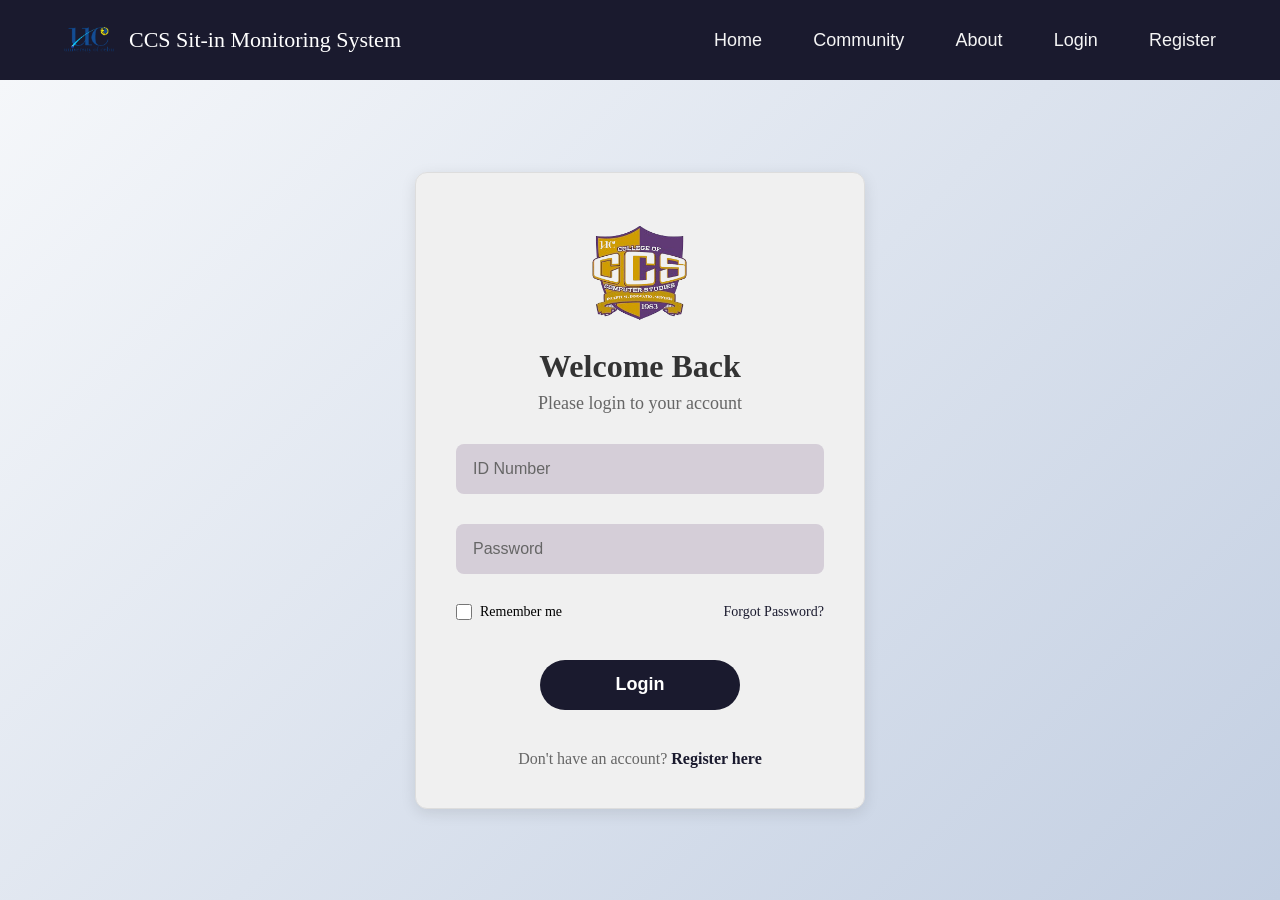
<file: admin.html>
<!doctype html>
<html lang="en">

<head>
  <meta charset="UTF-8" />
  <meta name="viewport" content="width=device-width, initial-scale=1.0" />
  <link rel="stylesheet" href="admin.css" />
  <link rel="stylesheet" href="https://cdnjs.cloudflare.com/ajax/libs/animate.css/4.1.1/animate.min.css" />
  <link rel="stylesheet" href="https://cdnjs.cloudflare.com/ajax/libs/font-awesome/6.4.0/css/all.min.css" />
  <title>CCS Admin - College of Computer Studies</title>
</head>

<body>
  <!-- Navigation -->
  <nav class="admin-nav">
    <div class="nav-logo">
      <img src="./images/uclogono.png" alt="UC Logo" class="logo-img" />
      <div class="logo-text">
        <span class="college-name">College of Computer Studies</span>
        <span class="admin-label">Admin</span>
      </div>
    </div>

    <div class="nav-links">
      <a href="#" class="nav-link" id="homeLink">Home</a>
      <a href="#" class="nav-link" id="searchLink">Search</a>
      <a href="#" class="nav-link" id="studentsLink">Students</a>
      <div class="nav-dropdown">
        <a href="#" class="nav-link dropdown-toggle" id="sitinDropdownBtn">
          Sit-In <i class="fa-solid fa-chevron-down"></i>
        </a>
        <div class="dropdown-menu">
          <a href="#" class="dropdown-item" id="sitinLink">Sit-In</a>
          <a href="#" class="dropdown-item" id="viewSitInRecordsLink">Sit-in Records</a>
          <a href="#" class="dropdown-item" id="sitinReportsLink">Sit-In Reports</a>
        </div>
      </div>
      <a href="#" class="nav-link" id="feedbackReportsLink">Feedback</a>
      <a href="#" class="nav-link" id="reservationLink">Reservation</a>
      <a href="#" class="nav-link" id="dropdownManagerLink">Dropdown Manager</a>
      <a href="#" class="nav-link" id="pcManagementLink">PC Management</a>
      <a href="#" class="nav-link" id="adminLeaderboardLink">Leaderboard</a>
    </div>

    <div class="nav-actions">
      <div class="notification-container">
        <button id="adminNotifBtn" class="notif-btn" title="Notifications">
          <i class="fa-solid fa-bell"></i>
          <span id="notifBadge" class="notif-badge" style="display: none;">0</span>
        </button>
        <div id="adminNotifDropdown" class="notif-dropdown">
          <div class="notif-header">
            <h3>Notifications</h3>
            <button id="markAllReadBtn">Mark all as read</button>
          </div>
          <div id="adminNotifList" class="notif-list">
            <div class="no-notif">No new notifications</div>
          </div>
        </div>
      </div>
      <button id="logoutBtn" class="logout-btn">Log Out</button>
    </div>

    <button class="mobile-menu-toggle" aria-label="Toggle menu">
      <span></span>
      <span></span>
      <span></span>
    </button>
  </nav>

  <!-- Main Content -->
  <main class="admin-main">
    <!-- Bottom Section with 2 Columns -->
    <div class="bottom-section">
      <!-- First Column: Statistics -->
      <div class="column statistics-column">
        <div class="card-header">
          <h2>Statistics</h2>
        </div>
        <div class="stats-grid">
          <div class="stat-item">
            <span class="stat-label">Students Registered:</span>
            <span class="stat-value" id="studentsRegistered">0</span>
          </div>
          <div class="stat-item">
            <span class="stat-label">Currently Sit In:</span>
            <span class="stat-value" id="currentlySitIn">0</span>
          </div>
          <div class="stat-item">
            <span class="stat-label">Total Sit-In:</span>
            <span class="stat-value" id="totalSitIn">0</span>
          </div>
        </div>

        <!-- Language Graph -->
        <div class="language-graph">
          <div class="radar-legend" id="radarLegend"></div>
          <canvas id="languageRadarChart" width="300" height="300"></canvas>
        </div>
      </div>

      <!-- Second Column: Announcement -->
      <div class="column announcement-column">
        <div class="card-header announcement-header">
          <span class="announcement-icon"><i class="fa-solid fa-bullhorn"></i></span>
          <h2>Announcement</h2>
        </div>

        <div class="new-assignment">
          <h3>New Assignment</h3>
        </div>

        <!-- Post Announcement Form -->
        <div class="post-announcement">
          <textarea id="announcementContent" placeholder="Post your announcement here..." rows="4"></textarea>
          <button id="submitAnnouncement" class="submit-btn">Submit</button>
        </div>

        <!-- Posted Announcements -->
        <div class="posted-announcements">
          <h3>Posted Announcements</h3>
          <div id="announcementsList" class="announcements-list">
            <!-- Announcements will be loaded here -->
            <div class="no-announcements">No announcements yet</div>
          </div>
        </div>
      </div>
    </div>
    </main>

  <!-- Leaderboard Section -->
    <div id="adminLeaderboardSection" class="student-info-section" style="display: none;">
      <div class="section-header section-header-center">
        <h2>Student Leaderboard</h2>
      </div>
      <div class="student-info-content">
        <div class="leaderboard-container animate__animated animate__fadeIn">
          
          <!-- Top Performers Podium -->
          <div class="top-performers-section">
            <div class="section-title">
              <h2><i class="fa-solid fa-crown"></i> Top Performers</h2>
            </div>
            <div class="podium" id="adminTopPerformersContainer">
              <!-- Top 3 will be loaded here -->
              <div class="podium-item second">
                <div class="avatar">?</div>
                <div class="podium-rank">2</div>
                <div class="podium-name">Loading...</div>
                <div class="podium-points">-- pts</div>
              </div>
              <div class="podium-item first">
                <div class="avatar">?</div>
                <div class="podium-rank">1</div>
                <div class="podium-name">Loading...</div>
                <div class="podium-points">-- pts</div>
              </div>
              <div class="podium-item third">
                <div class="avatar">?</div>
                <div class="podium-rank">3</div>
                <div class="podium-name">Loading...</div>
                <div class="podium-points">-- pts</div>
              </div>
            </div>
          </div>

          <!-- Full Leaderboard Table -->
          <div class="full-leaderboard-section">
            <div class="section-header">
              <h2><i class="fa-solid fa-list-ol"></i> Full Leaderboard</h2>
              <div class="table-search">
                <input type="text" id="adminLeaderboardSearch" placeholder="Search student name..." />
              </div>
            </div>
            <div class="table-container">
              <table class="leaderboard-table">
                <thead>
                  <tr>
                    <th>Rank</th>
                    <th>Student</th>
                    <th>Course & Year</th>
                    <th>Sessions</th>
                    <th>Total Time</th>
                    <th>Points</th>
                  </tr>
                </thead>
                <tbody id="adminLeaderboardTableBody">
                  <!-- Leaderboard data will be loaded here -->
                  <tr>
                    <td colspan="6" style="text-align: center;">Loading leaderboard data...</td>
                  </tr>
                </tbody>
              </table>
            </div>
          </div>
        </div>
      </div>
    </div>

  <!-- Search Student Modal -->
  <div id="searchStudentModal" class="modal">
    <div class="modal-content">
      <div class="modal-header">
        <h2>Search Student</h2>
        <span class="close-modal" id="closeSearchModal">&times;</span>
      </div>
      <div class="modal-body">
        <div class="form-group">
          <label for="searchStudentId">Student ID Number</label>
          <input type="text" id="searchStudentId" placeholder="Search..." />
        </div>
      </div>
      <div class="modal-footer">
        <button id="searchStudentBtn" class="search-btn">Search</button>
      </div>
    </div>
  </div>

  <!-- Sit-In Form Modal -->
  <div id="sitinModal" class="modal">
    <div class="modal-content">
      <div class="modal-header">
        <h2>Sit In Form</h2>
        <span class="close-modal" id="closeSitInModal">&times;</span>
      </div>
      <div class="modal-body">
        <div class="form-group">
          <label for="sitinIdNumber">ID Number</label>
          <input type="text" id="sitinIdNumber" placeholder="Enter ID Number" />
        </div>
        
        <div class="form-group">
          <label for="sitinStudentName">Student Name</label>
          <input type="text" id="sitinStudentName" placeholder="Student Name" readonly />
        </div>
        
        <div class="form-group">
          <label for="sitinPurpose">Purpose</label>
          <select id="sitinPurpose">
            <option value="">Select Language</option>
          </select>
        </div>
        
        <div class="form-group">
          <label for="sitinLab">Lab</label>
          <select id="sitinLab">
            <option value="">Select Lab</option>
          </select>
        </div>
        
        <!-- Dynamic Software Availability -->
        <div id="sitinSoftwareContainer" style="display: none; margin-bottom: 20px; padding: 15px; background: #f8f9fa; border-radius: 8px; border-left: 4px solid #1a1a2e;">
          <label style="font-weight: 600; color: #1a1a2e; display: block; margin-bottom: 10px; font-size: 14px;">Software Availability</label>
          <div id="sitinSoftwareList" class="software-tags-container" style="display: flex; flex-wrap: wrap; gap: 8px;">
            <!-- Software tags will be loaded here -->
          </div>
        </div>

        <div class="form-group" id="sitinPcSelectionGroup" style="display: none; margin-top: 15px;">
          <label style="font-weight: 600; margin-bottom: 8px; display: block;">Select PC to Assign</label>
          <input type="hidden" id="sitinPcNumber" />
          
          <div class="pc-legend" style="display: flex; gap: 12px; margin: 8px 0; align-items: center; flex-wrap: wrap;">
            <div style="display: flex; align-items: center; gap: 4px;">
              <span style="display: inline-block; width: 12px; height: 12px; background: #ecfdf5; border-radius: 4px; border: 1px solid #10b981;"></span>
              <span style="font-size: 11px; color: #475569;">Available</span>
            </div>
            <div style="display: flex; align-items: center; gap: 4px;">
              <span style="display: inline-block; width: 12px; height: 12px; background: #fee2e2; border-radius: 4px; border: 1px solid #ef4444;"></span>
              <span style="font-size: 11px; color: #475569;">Occupied</span>
            </div>
            <div style="display: flex; align-items: center; gap: 4px;">
              <span style="display: inline-block; width: 12px; height: 12px; background: #f1f5f9; border-radius: 4px; border: 1px solid #cbd5e1; opacity: 0.6;"></span>
              <span style="font-size: 11px; color: #475569;">Disabled</span>
            </div>
            <div style="display: flex; align-items: center; gap: 4px;">
              <span style="display: inline-block; width: 12px; height: 12px; background: #3b82f6; border-radius: 4px; border: 1px solid #2563eb; box-shadow: 0 0 6px rgba(59, 130, 246, 0.5);"></span>
              <span style="font-size: 11px; color: #475569; font-weight: bold;">Selected</span>
            </div>
          </div>

          <div id="sitinPcGrid" class="pc-selection-grid" style="display: grid; grid-template-columns: repeat(auto-fill, minmax(70px, 1fr)); gap: 6px; max-height: 200px; overflow-y: auto; padding: 8px; border: 1px solid #e2e8f0; border-radius: 8px; background: #f8fafc; margin-top: 5px;">
            <!-- 50 PCs rendered dynamically here -->
          </div>
        </div>

        <div class="form-group">
          <label for="sitinRemainingSessions">Remaining Sessions</label>
          <input type="text" id="sitinRemainingSessions" placeholder="Remaining Sessions" readonly />
        </div>
      </div>
      <div class="modal-footer sitin-footer">
        <button id="closeSitInBtn" class="cancel-btn">Close</button>
        <button id="sitinSubmitBtn" class="search-btn">Sit In</button>
      </div>
    </div>
  </div>

  <!-- Student Information Section -->
  <div id="studentInfoSection" class="student-info-section" style="display: none;">
    <div class="section-header section-header-center">
      <h2>Student Information</h2>
    </div>
    <div class="student-info-content">
      <div class="student-actions">
        <button id="addStudentBtn" class="action-btn add-btn">Add Student</button>
        <button id="resetSessionsBtn" class="action-btn reset-btn">Reset All Sessions</button>
      </div>
      <div class="student-table-controls">
        <div class="entries-control">
          <label>Show</label>
          <select id="entriesSelect">
            <option value="10">10</option>
            <option value="25">25</option>
            <option value="50">50</option>
            <option value="100">100</option>
          </select>
          <label>Entries per page</label>
        </div>
        <div class="search-control">
          <label>Search:</label>
          <input type="text" id="studentTableSearch" placeholder="Search students..." />
        </div>
      </div>
      <div class="student-table-container">
        <table class="student-table">
          <thead>
            <tr>
              <th>ID Number</th>
              <th>Name</th>
              <th>Year Level</th>
              <th>Course</th>
              <th>Remaining Sessions</th>
              <th>Actions</th>
            </tr>
          </thead>
          <tbody id="studentTableBody">
            <!-- Student data will be loaded here -->
          </tbody>
        </table>
      </div>
    </div>
  </div>

  <!-- Current Sit-In Section -->
  <div id="currentSitInSection" class="student-info-section" style="display: none;">
    <div class="section-header section-header-center">
      <h2>Current Sit-In</h2>
    </div>
    <div class="student-info-content">
      <div class="student-table-controls">
        <div class="entries-control">
          <label>Show</label>
          <select id="currentSitInEntriesSelect">
            <option value="10">10</option>
            <option value="25">25</option>
            <option value="50">50</option>
            <option value="100">100</option>
          </select>
          <label>Entries per page</label>
        </div>
        <div class="search-control">
          <label>Search:</label>
          <input type="text" id="currentSitInTableSearch" placeholder="Search records..." />
        </div>
      </div>
      <div class="student-table-container">
        <table class="student-table">
          <thead>
            <tr>
              <th>Sit In Id Number</th>
              <th>Id Number</th>
              <th>Name</th>
              <th>Purpose</th>
              <th>Lab</th>
              <th>PC No.</th>
              <th>Sessions</th>
              <th>Status</th>
              <th>Actions</th>
            </tr>
          </thead>
          <tbody id="currentSitInTableBody">
            <!-- Current sit-in records will be loaded here -->
          </tbody>
        </table>
      </div>
      <div class="table-footer">
        <div class="showing-entries" id="currentSitInShowingEntries">
          Showing 0 to 0 of 0 entries
        </div>
        <div class="pagination">
          <button class="pagination-btn" onclick="goToFirstPage()">&laquo;&laquo;</button>
          <button class="pagination-btn" onclick="goToPrevPage()">&laquo;</button>
          <span class="pagination-page" id="currentSitInCurrentPage">1</span>
          <button class="pagination-btn" onclick="goToNextPage()">&raquo;</button>
          <button class="pagination-btn" onclick="goToLastPage()">&raquo;&raquo;</button>
        </div>
      </div>
    </div>
  </div>

  <!-- Sit-in Records Section -->
  <div id="viewSitInRecordsSection" class="student-info-section" style="display: none;">
    <div class="section-header section-header-center">
      <h2>Current Sit-In Records</h2>
    </div>
    <div class="student-info-content">
      <div class="student-table-controls">
        <div class="entries-control">
          <label>Show</label>
          <select id="sitinEntriesSelect">
            <option value="10">10</option>
            <option value="25">25</option>
            <option value="50">50</option>
            <option value="100">100</option>
          </select>
          <label>Entries per page</label>
        </div>
        <div class="search-control">
          <label>Search:</label>
          <input type="text" id="sitinTableSearch" placeholder="Search records..." />
        </div>
      </div>
      <div class="student-table-container">
        <table class="student-table">
          <thead>
            <tr>
              <th>Sit In Id Number</th>
              <th>Id Number</th>
              <th>Name</th>
              <th>Purpose</th>
              <th>Lab</th>
              <th>PC No.</th>
              <th>Login</th>
              <th>Logout</th>
              <th>Date</th>
            </tr>
          </thead>
          <tbody id="sitinTableBody">
            <!-- Sit-in records will be loaded here -->
          </tbody>
        </table>
      </div>
      <div class="table-footer">
        <div class="showing-entries" id="sitinShowingEntries">
          Showing 0 to 0 of 0 entries
        </div>
        <div class="pagination">
          <button class="pagination-btn" onclick="goToFirstPage()">&laquo;&laquo;</button>
          <button class="pagination-btn" onclick="goToPrevPage()">&laquo;</button>
          <span class="pagination-page" id="sitinCurrentPage">1</span>
          <button class="pagination-btn" onclick="goToNextPage()">&raquo;</button>
          <button class="pagination-btn" onclick="goToLastPage()">&raquo;&raquo;</button>
        </div>
      </div>
    </div>
  </div>

  <!-- Reservation Section -->
  <div id="reservationSection" class="student-info-section" style="display: none;">
    <div class="section-header section-header-center">
      <h2>Reservations</h2>
    </div>
    <div class="student-info-content">
      <div class="student-table-controls">
        <div class="entries-control">
          <label>Show</label>
          <select id="reservationEntriesSelect">
            <option value="10">10</option>
            <option value="25">25</option>
            <option value="50">50</option>
            <option value="100">100</option>
          </select>
          <label>Entries per page</label>
        </div>
        <div class="search-control">
          <label>Search:</label>
          <input type="text" id="reservationTableSearch" placeholder="Search reservations..." />
        </div>
      </div>
      <div class="student-table-container">
        <table class="student-table">
          <thead>
            <tr>
              <th>Reservation ID</th>
              <th>ID Number</th>
              <th>Name</th>
              <th>Lab</th>
              <th>PC No.</th>
              <th>Purpose</th>
              <th>Date</th>
              <th>Status</th>
              <th>Actions</th>
            </tr>
          </thead>
          <tbody id="reservationTableBody">
            <!-- Reservations will be loaded here -->
          </tbody>
        </table>
      </div>
      <div class="table-footer">
        <div class="showing-entries" id="reservationShowingEntries">
          Showing 0 to 0 of 0 entries
        </div>
        <div class="pagination">
          <button class="pagination-btn" onclick="goToFirstPage()">&laquo;&laquo;</button>
          <button class="pagination-btn" onclick="goToPrevPage()">&laquo;</button>
          <span class="pagination-page" id="reservationCurrentPage">1</span>
          <button class="pagination-btn" onclick="goToNextPage()">&raquo;</button>
          <button class="pagination-btn" onclick="goToLastPage()">&raquo;&raquo;</button>
        </div>
      </div>
    </div>
  </div>

  <!-- Feedback Section -->
  <div id="feedbackReportsSection" class="student-info-section" style="display: none;">
    <div class="section-header section-header-center">
      <h2>Feedback</h2>
    </div>
    <div class="student-info-content">
      <div class="student-table-controls">
        <div class="entries-control">
          <label>Show</label>
          <select id="feedbackEntriesSelect">
            <option value="10">10</option>
            <option value="25">25</option>
            <option value="50">50</option>
            <option value="100">100</option>
          </select>
          <label>Entries per page</label>
        </div>
        <div class="search-control">
          <label>Search:</label>
          <input type="text" id="feedbackTableSearch" placeholder="Search feedback..." />
        </div>
      </div>
      <div class="student-table-container">
        <table class="student-table">
          <thead>
            <tr>
              <th>Student</th>
              <th>Lab</th>
              <th>Purpose</th>
              <th>Rating</th>
              <th>Comments</th>
              <th>Date</th>
            </tr>
          </thead>
          <tbody id="feedbackTableBody">
            <!-- Feedback will be loaded here -->
          </tbody>
        </table>
      </div>
      <div class="table-footer">
        <div class="showing-entries" id="feedbackShowingEntries">
          Showing 0 to 0 of 0 entries
        </div>
        <div class="pagination">
          <button class="pagination-btn" onclick="goToFirstPage()">&laquo;&laquo;</button>
          <button class="pagination-btn" onclick="goToPrevPage()">&laquo;</button>
          <span class="pagination-page" id="feedbackCurrentPage">1</span>
          <button class="pagination-btn" onclick="goToNextPage()">&raquo;</button>
          <button class="pagination-btn" onclick="goToLastPage()">&raquo;&raquo;</button>
        </div>
      </div>
    </div>
  </div>

    <!-- Sit-In Reports Section -->
    <div id="sitinReportsSection" class="student-info-section" style="display: none;">
      <div class="section-header section-header-center">
        <h2>Sit-In Reports</h2>
      </div>
      <div class="student-info-content">
        <div class="report-controls">
          <div class="report-filters">
            <div class="filter-group">
              <label for="sitinDateFrom">From:</label>
              <input type="date" id="sitinDateFrom" />
            </div>
            <div class="filter-group">
              <label for="sitinDateTo">To:</label>
              <input type="date" id="sitinDateTo" />
            </div>
            <button id="filterReportsBtn" class="filter-btn">Filter</button>
            <button id="resetReportsBtn" class="reset-btn">Reset</button>
          </div>
          <div class="report-exports">
            <button id="exportCSV" class="export-btn csv-btn" title="Export to CSV"><i class="fa-solid fa-file-csv"></i> CSV</button>
            <button id="exportExcel" class="export-btn excel-btn" title="Export to Excel"><i class="fa-solid fa-file-excel"></i> Excel</button>
            <button id="exportPDF" class="export-btn pdf-btn" title="Export to PDF"><i class="fa-solid fa-file-pdf"></i> PDF</button>
            <button id="printReports" class="export-btn print-btn" title="Print Reports"><i class="fa-solid fa-print"></i> Print</button>
          </div>
        </div>
        <div class="student-table-controls">
          <div class="entries-control">
            <label>Show</label>
            <select id="sitinReportsEntriesSelect">
              <option value="10">10</option>
              <option value="25">25</option>
              <option value="50">50</option>
              <option value="100">100</option>
            </select>
            <label>Entries per page</label>
          </div>
          <div class="search-control">
            <label>Search:</label>
            <input type="text" id="sitinReportsTableSearch" placeholder="Search by student name or ID..." />
          </div>
        </div>
        <div class="student-table-container">
          <table class="student-table" id="sitinReportsTable">
            <thead>
              <tr>
                <th>Student</th>
                <th>ID Number</th>
                <th>Purpose</th>
                <th>Laboratory</th>
                <th>PC No.</th>
                <th>Login</th>
                <th>Logout</th>
                <th>Date</th>
              </tr>
            </thead>
            <tbody id="sitinReportsTableBody">
              <!-- Sit-in reports will be loaded here -->
            </tbody>
          </table>
        </div>
        <div class="table-footer">
          <div class="showing-entries" id="sitinReportsShowingEntries">
            Showing 0 to 0 of 0 entries
          </div>
          <div class="pagination">
            <button class="pagination-btn" onclick="goToFirstPage()">&laquo;&laquo;</button>
            <button class="pagination-btn" onclick="goToPrevPage()">&laquo;</button>
            <span class="pagination-page" id="sitinReportsCurrentPage">1</span>
            <button class="pagination-btn" onclick="goToNextPage()">&raquo;</button>
            <button class="pagination-btn" onclick="goToLastPage()">&raquo;&raquo;</button>
          </div>
        </div>
      </div>
    </div>

    <!-- Dropdown Manager Section -->
    <div id="dropdownManagerSection" class="student-info-section" style="display: none;">
      <div class="section-header section-header-center">
        <h2>System Content Manager</h2>
      </div>
      <div class="student-info-content">
        <div class="manager-grid">
          <!-- Courses Category -->
          <div class="manager-card">
            <div class="card-title">
              <h3>Courses</h3>
              <button class="add-new-btn" onclick="openAddDropdownModal('course')"><i class="fa-solid fa-plus"></i> Add New</button>
            </div>
            <div class="card-list" id="courseList">
              <!-- Course items loaded here -->
            </div>
          </div>

          <!-- Labs Category -->
          <div class="manager-card">
            <div class="card-title">
              <h3>Laboratories</h3>
              <button class="add-new-btn" onclick="openAddDropdownModal('lab')"><i class="fa-solid fa-plus"></i> Add New</button>
            </div>
            <div class="card-list" id="labList">
              <!-- Lab items loaded here -->
            </div>
          </div>

          <!-- Purposes Category -->
          <div class="manager-card">
            <div class="card-title">
              <h3>Purposes</h3>
              <button class="add-new-btn" onclick="openAddDropdownModal('purpose')"><i class="fa-solid fa-plus"></i> Add New</button>
            </div>
            <div class="card-list" id="purposeList">
              <!-- Purpose items loaded here -->
            </div>
          </div>
        </div>
      </div>
    </div>

    <!-- PC Management Section -->
    <div id="pcManagementSection" class="student-info-section" style="display: none;">
      <div class="section-header section-header-center">
        <h2>PC Management</h2>
      </div>
      <div class="student-info-content">
        <div class="form-group" style="max-width: 300px; margin-bottom: 25px;">
          <label for="pcManageLabSelect">Select Laboratory</label>
          <select id="pcManageLabSelect" style="width: 100%; padding: 10px; border-radius: 6px; border: 1px solid #ddd; background: #fff; font-size: 14px;">
            <option value="">Select Lab</option>
          </select>
        </div>
        
        <div class="pc-legend" style="display: flex; gap: 20px; margin-bottom: 20px; align-items: center;">
          <div style="display: flex; align-items: center; gap: 8px;">
            <span style="display: inline-block; width: 18px; height: 18px; background: #e2e8f0; border-radius: 4px; border: 1px solid #cbd5e1;"></span>
            <span style="font-size: 13px; color: #475569;">Enabled (Available)</span>
          </div>
          <div style="display: flex; align-items: center; gap: 8px;">
            <span style="display: inline-block; width: 18px; height: 18px; background: #fee2e2; border-radius: 4px; border: 1px solid #fecaca;"></span>
            <span style="font-size: 13px; color: #475569;">Disabled</span>
          </div>
        </div>

        <div class="pc-grid" id="pcManageGrid" style="display: grid; grid-template-columns: repeat(auto-fill, minmax(130px, 1fr)); gap: 15px;">
          <!-- PCs rendered here dynamically -->
          <div class="no-pcs-message" style="grid-column: 1 / -1; text-align: center; color: #888; padding: 40px 0; font-style: italic;">
            Please select a laboratory to manage PCs.
          </div>
        </div>
      </div>
    </div>

    <!-- Modals for Dropdown Manager -->
    <!-- Add/Edit Option Modal -->
    <div id="dropdownOptionModal" class="modal">
      <div class="modal-content">
        <div class="modal-header">
          <h2 id="dropdownModalTitle">Add New Option</h2>
          <span class="close-btn" onclick="closeDropdownModal()">&times;</span>
        </div>
        <div class="modal-body">
          <input type="hidden" id="dropdownEditId">
          <input type="hidden" id="dropdownCategory">
          
          <div class="form-group">
            <label for="dropdownValueInput">Name/Value</label>
            <input type="text" id="dropdownValueInput" placeholder="Enter name">
          </div>

          <!-- Lab Software Section (Visible only for Labs) -->
          <div id="labSoftwareSection" style="display: none; margin-top: 20px; padding-top: 20px; border-top: 1px solid #eee;">
            <label style="font-weight: 600; color: #1a1a2e; display: block; margin-bottom: 15px;">Software Availability</label>
            
            <div class="software-tags-container" id="modalSoftwareTagsContainer">
              <!-- Software tags here -->
            </div>
            
            <div class="software-input-group">
              <input type="text" id="modalNewSoftwareInput" placeholder="Add software (e.g. VS Code)">
              <button class="add-tag-btn" onclick="addSoftwareTagInModal()"><i class="fa-solid fa-plus"></i></button>
            </div>
            
            <div class="suggested-software">
              <p>Suggested:</p>
              <div class="suggestions">
                <span class="suggestion-tag" onclick="useSuggestionInModal('Quincy')">Quincy</span>
                <span class="suggestion-tag" onclick="useSuggestionInModal('SQL Server Management Studio')">SQL Server MS</span>
                <span class="suggestion-tag" onclick="useSuggestionInModal('VS Code')">VS Code</span>
                <span class="suggestion-tag" onclick="useSuggestionInModal('Visual Studio 2026')">VS 2026</span>
                <span class="suggestion-tag" onclick="useSuggestionInModal('PyCharm')">PyCharm</span>
              </div>
            </div>
          </div>

          <div class="modal-footer" style="margin-top: 25px;">
            <button class="action-btn cancel-btn" onclick="closeDropdownModal()">Cancel</button>
            <button id="saveDropdownBtn" class="action-btn save-btn">Save Changes</button>
          </div>
        </div>
      </div>
    </div>

    <!-- Approve Reservation Modal -->
    <div id="approveReservationModal" class="modal">
      <div class="modal-content" style="max-width: 600px; width: 90%;">
        <div class="modal-header">
          <h2>Approve Reservation</h2>
          <span class="close-modal" onclick="closeApproveModal()">&times;</span>
        </div>
        <div class="modal-body">
          <input type="hidden" id="approveReservationId">
          <p id="approveReservationDetails" style="margin-bottom: 20px; color: #666;"></p>
          
          <div class="form-group">
            <label style="font-weight: 600; margin-bottom: 8px; display: block;">Select PC to Assign</label>
            <input type="hidden" id="approvePcNumber">
            
            <div class="pc-legend" style="display: flex; gap: 15px; margin: 10px 0; align-items: center; flex-wrap: wrap;">
              <div style="display: flex; align-items: center; gap: 6px;">
                <span style="display: inline-block; width: 14px; height: 14px; background: #ecfdf5; border-radius: 4px; border: 1px solid #10b981;"></span>
                <span style="font-size: 12px; color: #475569;">Available</span>
              </div>
              <div style="display: flex; align-items: center; gap: 6px;">
                <span style="display: inline-block; width: 14px; height: 14px; background: #fee2e2; border-radius: 4px; border: 1px solid #ef4444;"></span>
                <span style="font-size: 12px; color: #475569;">Occupied</span>
              </div>
              <div style="display: flex; align-items: center; gap: 6px;">
                <span style="display: inline-block; width: 14px; height: 14px; background: #f1f5f9; border-radius: 4px; border: 1px solid #cbd5e1; opacity: 0.6;"></span>
                <span style="font-size: 12px; color: #475569;">Disabled</span>
              </div>
              <div style="display: flex; align-items: center; gap: 6px;">
                <span style="display: inline-block; width: 14px; height: 14px; background: #3b82f6; border-radius: 4px; border: 1px solid #2563eb; box-shadow: 0 0 8px rgba(59, 130, 246, 0.5);"></span>
                <span style="font-size: 12px; color: #475569; font-weight: bold;">Selected</span>
              </div>
            </div>

            <div id="approvePcGrid" class="pc-selection-grid" style="display: grid; grid-template-columns: repeat(auto-fill, minmax(75px, 1fr)); gap: 8px; max-height: 250px; overflow-y: auto; padding: 10px; border: 1px solid #e2e8f0; border-radius: 8px; background: #f8fafc; margin-top: 10px;">
              <!-- 50 PCs rendered dynamically here -->
            </div>
          </div>
        </div>
        <div class="modal-footer">
          <button class="cancel-btn" onclick="closeApproveModal()">Cancel</button>
          <button id="confirmApproveBtn" class="search-btn">Confirm Approval</button>
        </div>
      </div>
    </div>

    <!-- Add/Edit Student Modal -->
    <div id="studentModal" class="modal">
      <div class="modal-content">
        <div class="modal-header">
          <h2 id="studentModalTitle">Add New Student</h2>
          <span class="close-modal" id="closeStudentModal">&times;</span>
        </div>
        <div class="modal-body">
          <input type="hidden" id="studentActionType" value="add" />
          
          <div class="form-group">
            <label for="studentIdNumber">ID Number</label>
            <input type="text" id="studentIdNumber" placeholder="e.g. 22103456" />
          </div>
          
          <div class="form-group-row" style="display: flex; gap: 15px;">
            <div class="form-group" style="flex: 1;">
              <label for="studentFirstname">First Name</label>
              <input type="text" id="studentFirstname" placeholder="First Name" />
            </div>
            <div class="form-group" style="flex: 1;">
              <label for="studentMiddlename">Middle Name</label>
              <input type="text" id="studentMiddlename" placeholder="Middle Name (Optional)" />
            </div>
          </div>

          <div class="form-group">
            <label for="studentLastname">Last Name</label>
            <input type="text" id="studentLastname" placeholder="Last Name" />
          </div>

          <div class="form-group-row" style="display: flex; gap: 15px;">
            <div class="form-group" style="flex: 1;">
              <label for="studentCourse">Course</label>
              <select id="studentCourse">
                <option value="">Select Course</option>
                <option value="Bachelor of Science in Computer Science (BSCS)">BSCS</option>
                <option value="Bachelor of Science in Information Technology (BSIT)">BSIT</option>
                <option value="Bachelor of Science in Artificial Intelligence (BSAI)">BSAI</option>
                <option value="Bachelor of Science in Information Systems (BSIS)">BSIS</option>
                <option value="Associate in Computer Technology (ACT)">ACT</option>
              </select>
            </div>
            <div class="form-group" style="flex: 1;">
              <label for="studentYearLevel">Year Level</label>
              <select id="studentYearLevel">
                <option value="">Select Year</option>
                <option value="1st Year">1st Year</option>
                <option value="2nd Year">2nd Year</option>
                <option value="3rd Year">3rd Year</option>
                <option value="4th Year">4th Year</option>
              </select>
            </div>
          </div>

          <div class="form-group">
            <label for="studentAddress">Address</label>
            <input type="text" id="studentAddress" placeholder="Address" />
          </div>

          <div class="form-group">
            <label for="studentEmail">Email</label>
            <input type="email" id="studentEmail" placeholder="Email Address" />
          </div>

          <div class="form-group" id="studentPasswordGroup">
            <label for="studentPassword">Password</label>
            <input type="password" id="studentPassword" placeholder="Password (Optional - Defaults to student123)" />
          </div>

          <div class="form-group" id="studentSessionsGroup" style="display: none;">
            <label for="studentSessions">Sessions</label>
            <input type="number" id="studentSessions" placeholder="Remaining Sessions" min="0" max="30" />
          </div>
        </div>
        <div class="modal-footer">
          <button id="cancelStudentBtn" class="cancel-btn">Cancel</button>
          <button id="studentSubmitBtn" class="search-btn">Save Student</button>
        </div>
      </div>
    </div>

    <script src="admin.js"></script>
</body>

</html>
</file>
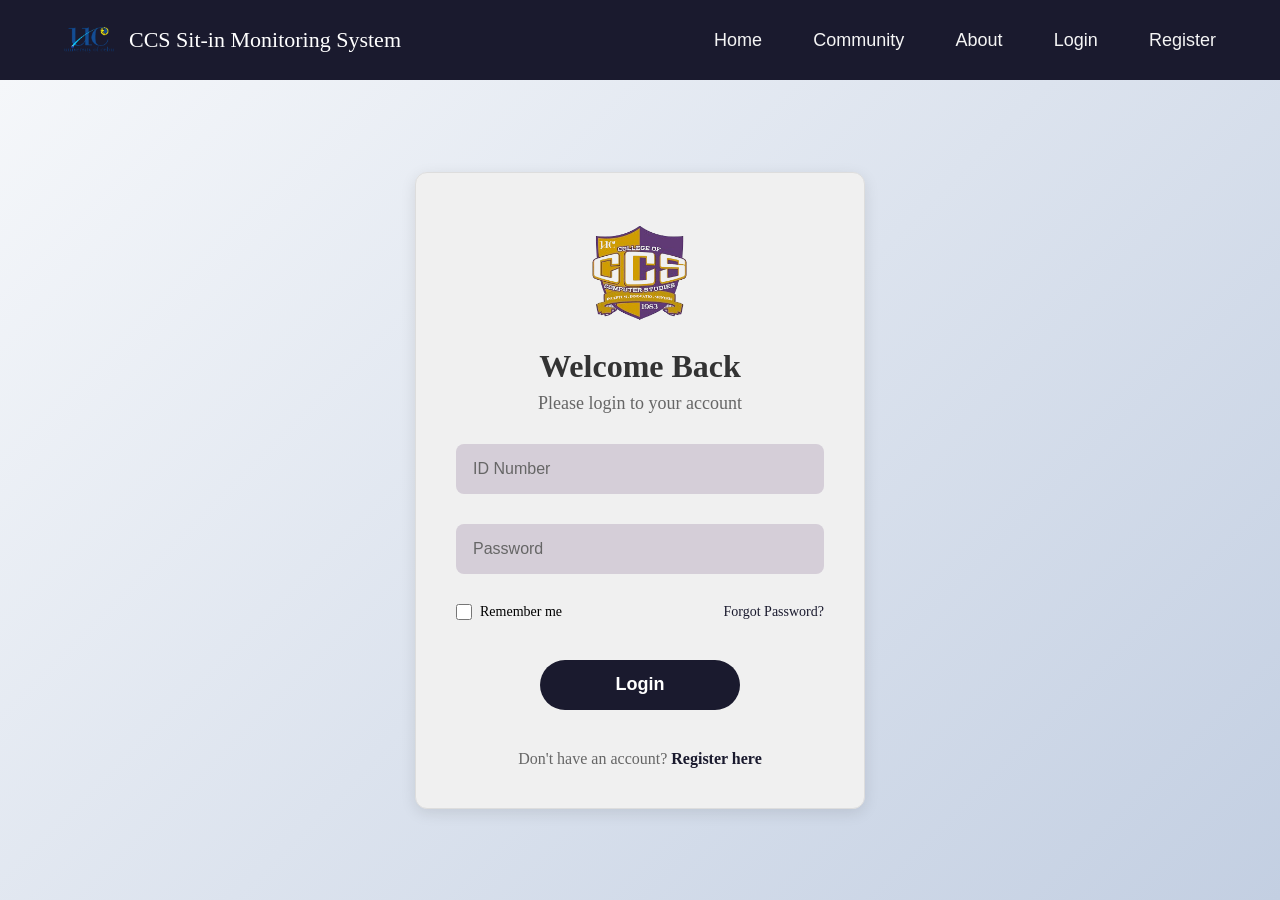
<file: history.html>
<!doctype html>
<html lang="en">
  <head>
    <meta charset="UTF-8" />
    <meta name="viewport" content="width=device-width, initial-scale=1.0" />
    <link rel="stylesheet" href="style.css" />
    <link rel="stylesheet" href="Profile.css" />
    <link rel="stylesheet" href="admin.css" />
    <link
      rel="stylesheet"
      href="https://cdnjs.cloudflare.com/ajax/libs/animate.css/4.1.1/animate.min.css"
    />
    <link rel="stylesheet" href="https://cdnjs.cloudflare.com/ajax/libs/font-awesome/6.4.0/css/all.min.css" />
    <title>CCS Dashboard - History</title>
  </head>
  <body>
    <!-- Navigation Bar -->
    <div class="nav">
      <div class="logo">
        <p class="dashboard-text">Dashboard</p>
      </div>

      <div class="links">
        <a href="Profile.html">Home</a>
        <a href="Profile.html#editprofile">Edit Profile</a>
        <a href="summary.html">Sit-In Summary</a>
        <a href="sessions.html">Sessions</a>
        <a href="history.html" class="active">History</a>
        <a href="Leaderboard.html">Leaderboard</a>
        <a href="reservation.html">Reservation</a>
      </div>

      <div class="nav-actions">
        <div class="notification-container">
          <button id="notifBtn" class="notif-btn" title="Notifications">
            <i class="fa-solid fa-bell"></i>
            <span id="notifBadge" class="notif-badge" style="display: none;">0</span>
          </button>
          <div id="notifDropdown" class="notif-dropdown">
            <div class="notif-header">
              <h3>Notifications</h3>
              <button id="markAllReadBtn">Mark all as read</button>
            </div>
            <div id="notifList" class="notif-list">
              <div class="no-notif">No new notifications</div>
            </div>
          </div>
        </div>
        <button id="logoutBtn" class="logout-btn">Log Out</button>
      </div>
      
      <button class="mobile-menu-toggle" aria-label="Toggle menu">
        <span></span>
        <span></span>
        <span></span>
      </button>
    </div>

    <!-- Main Content -->
    <main class="dashboard-main">
      <div class="student-info-section">
        <div class="section-header section-header-center">
          <h2>History Information</h2>
        </div>
        
        <div class="student-info-content">
          <div class="student-table-controls">
            <div class="entries-control">
              <label>Show</label>
              <select id="historyEntriesSelect">
                <option value="10">10</option>
                <option value="25">25</option>
                <option value="50">50</option>
                <option value="100">100</option>
              </select>
              <label>Entries per page</label>
            </div>
            <div class="search-control">
              <label>Search:</label>
              <input type="text" id="historyTableSearch" placeholder="Search history..." />
            </div>
          </div>
          
          <div class="student-table-container">
            <table class="student-table">
              <thead>
                <tr>
                  <th>ID Number</th>
                  <th>Name</th>
                  <th>Purpose</th>
                  <th>Laboratory</th>
                  <th>Login</th>
                  <th>Logout</th>
                  <th>Date</th>
                  <th>Action</th>
                </tr>
              </thead>
              <tbody id="historyTableBody">
                <!-- History records will be loaded here -->
              </tbody>
            </table>
          </div>
          
          <div class="table-footer">
            <div class="showing-entries" id="historyShowingEntries">
              Showing 0 to 0 of 0 entries
            </div>
            <div class="pagination">
              <button class="pagination-btn" onclick="goToFirstPage()">&laquo;&laquo;</button>
              <button class="pagination-btn" onclick="goToPrevPage()">&laquo;</button>
              <span class="pagination-page" id="historyCurrentPage">1</span>
              <button class="pagination-btn" onclick="goToNextPage()">&raquo;</button>
              <button class="pagination-btn" onclick="goToLastPage()">&raquo;&raquo;</button>
            </div>
          </div>
        </div>
        </div>
      </div>
    </main>

    <!-- Feedback Modal -->
    <div id="feedbackModal" class="modal">
      <div class="modal-content">
        <div class="modal-header">
          <h2>Submit Feedback</h2>
          <span class="close-btn" id="closeFeedbackModal">&times;</span>
        </div>
        <div class="modal-body">
          <form id="feedbackForm">
            <div class="form-group">
              <label for="feedbackRating">Rating</label>
              <select id="feedbackRating" required>
                <option value="">Select Rating</option>
                <option value="5">Excellent</option>
                <option value="4">Good</option>
                <option value="3">Average</option>
                <option value="2">Poor</option>
                <option value="1">Very Poor</option>
              </select>
            </div>
            <div class="form-group">
              <label for="feedbackComment">Comment</label>
              <textarea id="feedbackComment" rows="4" placeholder="Share your experience..."></textarea>
            </div>
            <div class="form-buttons">
              <button type="button" class="cancel-btn" id="cancelFeedbackBtn">Cancel</button>
              <button type="submit" class="save-btn">Submit Feedback</button>
            </div>
          </form>
        </div>
      </div>
    </div>

    <script src="history.js"></script>
    <script src="nav-logic.js"></script>
  </body>
</html>
</file>
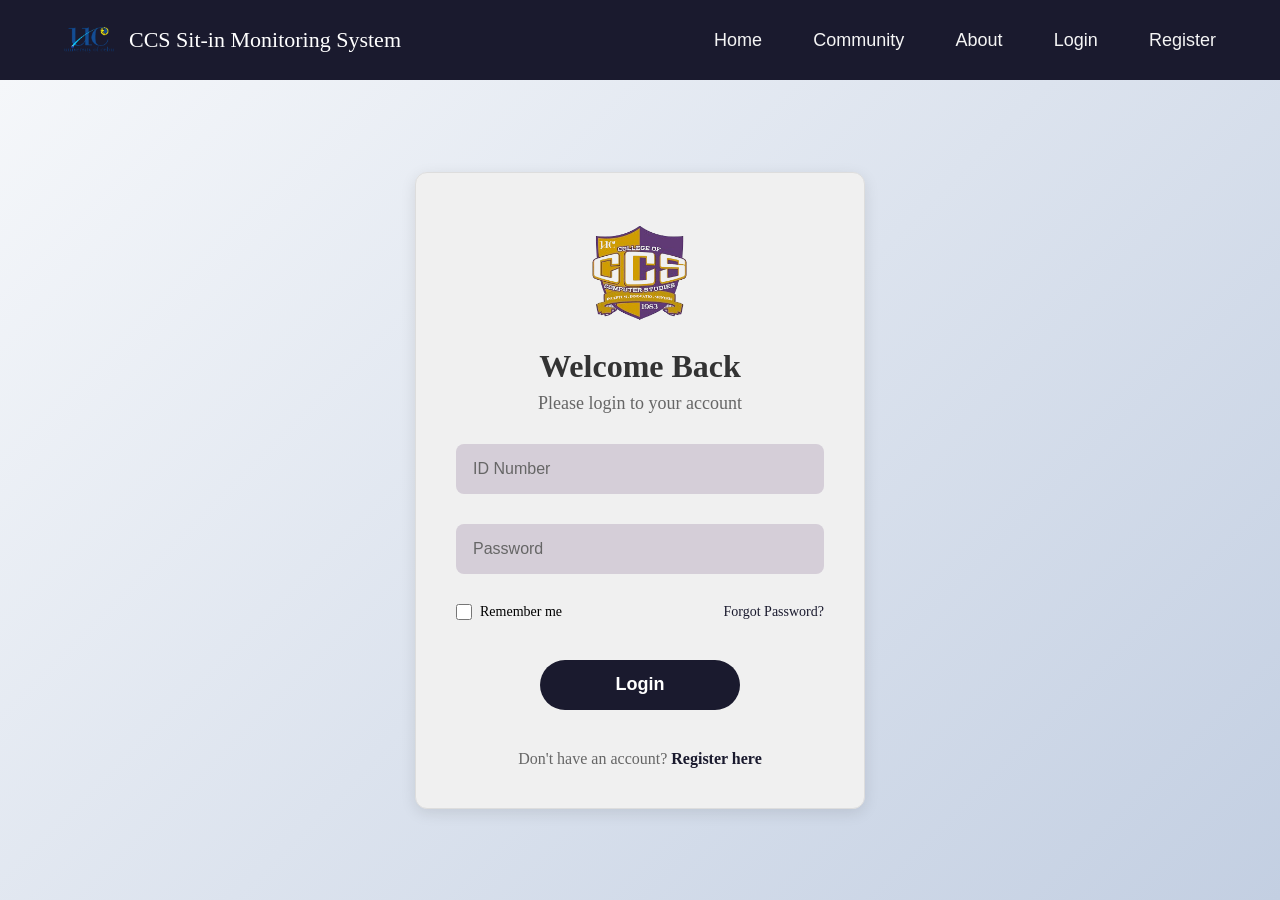
<file: Leaderboard.html>
<!doctype html>
<html lang="en">
  <head>
    <meta charset="UTF-8" />
    <meta name="viewport" content="width=device-width, initial-scale=1.0" />
    <link rel="stylesheet" href="style.css" />
    <link rel="stylesheet" href="Profile.css" />
    <link rel="stylesheet" href="Leaderboard.css" />
    <link
      rel="stylesheet"
      href="https://cdnjs.cloudflare.com/ajax/libs/animate.css/4.1.1/animate.min.css"
    />
    <link rel="stylesheet" href="https://cdnjs.cloudflare.com/ajax/libs/font-awesome/6.4.0/css/all.min.css" />
    <title>CCS Dashboard - Leaderboard</title>
  </head>
  <body>
    <!-- Navigation Bar -->
    <div class="nav">
      <div class="logo">
        <p class="dashboard-text">Dashboard</p>
      </div>

      <div class="links">
        <a href="Profile.html">Home</a>
        <a href="Profile.html#editprofile">Edit Profile</a>
        <a href="summary.html">Sit-In Summary</a>
        <a href="sessions.html">Sessions</a>
        <a href="history.html">History</a>
        <a href="Leaderboard.html" class="active">Leaderboard</a>
        <a href="reservation.html">Reservation</a>
      </div>

      <div class="nav-actions">
        <div class="notification-container">
          <button id="notifBtn" class="notif-btn" title="Notifications">
            <i class="fa-solid fa-bell"></i>
            <span id="notifBadge" class="notif-badge" style="display: none;">0</span>
          </button>
          <div id="notifDropdown" class="notif-dropdown">
            <div class="notif-header">
              <h3>Notifications</h3>
              <button id="markAllReadBtn">Mark all as read</button>
            </div>
            <div id="notifList" class="notif-list">
              <div class="no-notif">No new notifications</div>
            </div>
          </div>
        </div>
        <button id="logoutBtn" class="logout-btn">Log Out</button>
      </div>
      
      <button class="mobile-menu-toggle" aria-label="Toggle menu">
        <span></span>
        <span></span>
        <span></span>
      </button>
    </div>

    <!-- Main Content -->
    <main class="dashboard-main">
      <div class="leaderboard-container animate__animated animate__fadeIn">
        
        <!-- Top Stats Row -->
        <div class="stats-row">
          <!-- My Performance Card -->
          <div class="stat-card my-performance-card">
            <div class="card-header">
              <h3><i class="fa-solid fa-user-graduate"></i> My Performance</h3>
            </div>
            <div class="performance-stats">
              <div class="stat-item">
                <span class="stat-label">Your Rank</span>
                <span class="stat-value" id="myRank">#--</span>
              </div>
              <div class="stat-item">
                <span class="stat-label">Total Points</span>
                <span class="stat-value" id="myPoints">0</span>
              </div>
              <div class="stat-item">
                <span class="stat-label">Total Time</span>
                <span class="stat-value" id="myTime">0h 0m</span>
              </div>
            </div>
          </div>

          <!-- Scoring Breakdown Card -->
          <div class="stat-card scoring-card">
            <div class="card-header">
              <h3><i class="fa-solid fa-circle-info"></i> Scoring Breakdown</h3>
            </div>
            <div class="scoring-content">
              <div class="score-rule">
                <span class="rule-icon">🕒</span>
                <p>1 Minute = 1 Point</p>
              </div>
              <div class="score-rule">
                <span class="rule-icon">💻</span>
                <p>Completion = 10 Bonus</p>
              </div>
              <p class="score-note">Points are updated automatically after each session.</p>
            </div>
          </div>
        </div>

        <!-- Top Performers Section -->
        <div class="top-performers-section">
          <div class="section-title">
            <h2><i class="fa-solid fa-crown"></i> Top Performers</h2>
          </div>
          <div class="podium" id="topPerformersContainer">
            <!-- Top 3 will be loaded here -->
            <div class="podium-item second">
              <div class="avatar">?</div>
              <div class="podium-rank">2</div>
              <div class="podium-name">Loading...</div>
              <div class="podium-points">-- pts</div>
            </div>
            <div class="podium-item first">
              <div class="avatar">?</div>
              <div class="podium-rank">1</div>
              <div class="podium-name">Loading...</div>
              <div class="podium-points">-- pts</div>
            </div>
            <div class="podium-item third">
              <div class="avatar">?</div>
              <div class="podium-rank">3</div>
              <div class="podium-name">Loading...</div>
              <div class="podium-points">-- pts</div>
            </div>
          </div>
        </div>

        <!-- Full Leaderboard Table -->
        <div class="full-leaderboard-section">
          <div class="section-header">
            <h2><i class="fa-solid fa-list-ol"></i> Full Leaderboard</h2>
            <div class="table-search">
              <input type="text" id="leaderboardSearch" placeholder="Search student name..." />
            </div>
          </div>
          <div class="table-container">
            <table class="leaderboard-table">
              <thead>
                <tr>
                  <th>Rank</th>
                  <th>Student</th>
                  <th>Course & Year</th>
                  <th>Sessions</th>
                  <th>Total Time</th>
                  <th>Points</th>
                </tr>
              </thead>
              <tbody id="leaderboardTableBody">
                <!-- Leaderboard data will be loaded here -->
                <tr>
                  <td colspan="6" style="text-align: center;">Loading leaderboard data...</td>
                </tr>
              </tbody>
            </table>
          </div>
        </div>
      </div>
    </main>

    <script src="leaderboard.js"></script>
    <script src="nav-logic.js"></script>
  </body>
</html>
</file>
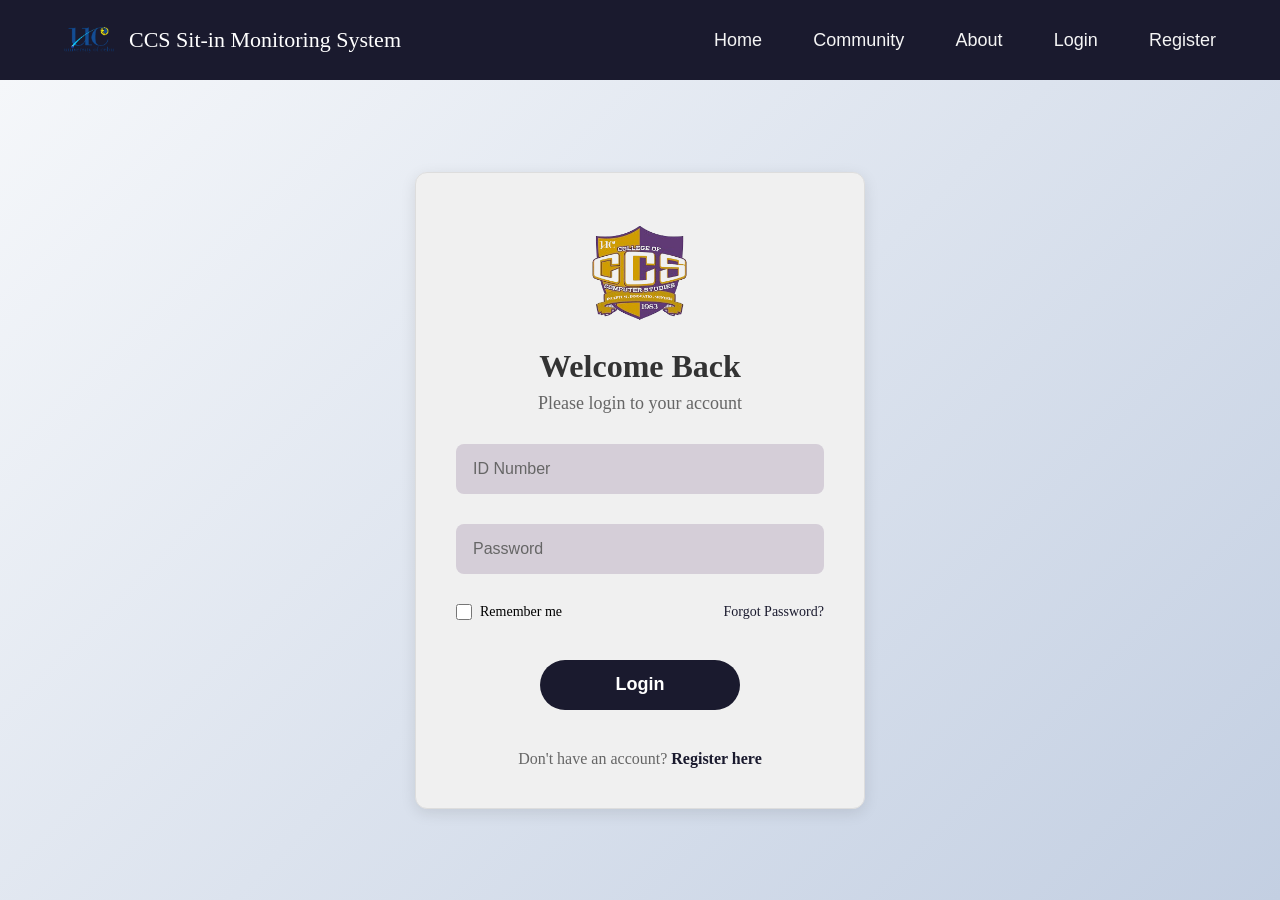
<file: Login.html>
<!doctype html>
<html lang="en">
  <head>
    <meta charset="UTF-8" />
    <meta name="viewport" content="width=device-width, initial-scale=1.0" />
    <link rel="stylesheet" href="Login.css" />
    <link
      rel="stylesheet"
      href="https://cdnjs.cloudflare.com/ajax/libs/animate.css/4.1.1/animate.min.css"
    />
    <title>CCS Sit-in Monitoring System - Login</title>
  </head>
  <body>
    <div class="nav">
      <div class="logo">
        <img
          src="./images/uclogono.png"
          class="img"
          alt="uclogo"
        />
        <p class="title">CCS Sit-in Monitoring System</p>
      </div>

      <div class="links">
        <a href="index.html">Home</a>
        <a href="#community">Community</a>
        <a href="#about">About</a>
        <a href="Login.html">Login</a>
        <a href="Register.html">Register</a>
      </div>
      
      <button class="mobile-menu-toggle" aria-label="Toggle menu">
        <span></span>
        <span></span>
        <span></span>
      </button>
    </div>

    <main>
      <section class="Login animate__animated animate__fadeInUp">
        <div class="login-container">
          <div class="login-header">
            <img
              src="./images/ucmainccslogo1.png"
              alt="CCS Logo"
              class="login-logo"
            />
            <h1>Welcome Back</h1>
            <p class="subtitle">Please login to your account</p>
          </div>

          <form action="">
            <div class="input-text">
              <input type="text" id="idnumber" placeholder=" " />
              <label for="idnumber">ID Number</label>
            </div>

            <div class="input-text">
              <input type="password" id="password" placeholder=" " />
              <label for="password">Password</label>
            </div>

            <div class="remember-forgot">
              <div class="remember">
                <input type="checkbox" id="remember" />
                <label for="remember">Remember me</label>
              </div>
              <a href="#" class="forgot-link">Forgot Password?</a>
            </div>

            <div class="btn">
              <button type="submit">Login</button>
            </div>

            <div class="register-link">
              <p>Don't have an account? <a href="Register.html">Register here</a></p>
            </div>
          </form>
        </div>
      </section>
    </main>
    <script src="login.js"></script>
  </body>
</html>
</file>
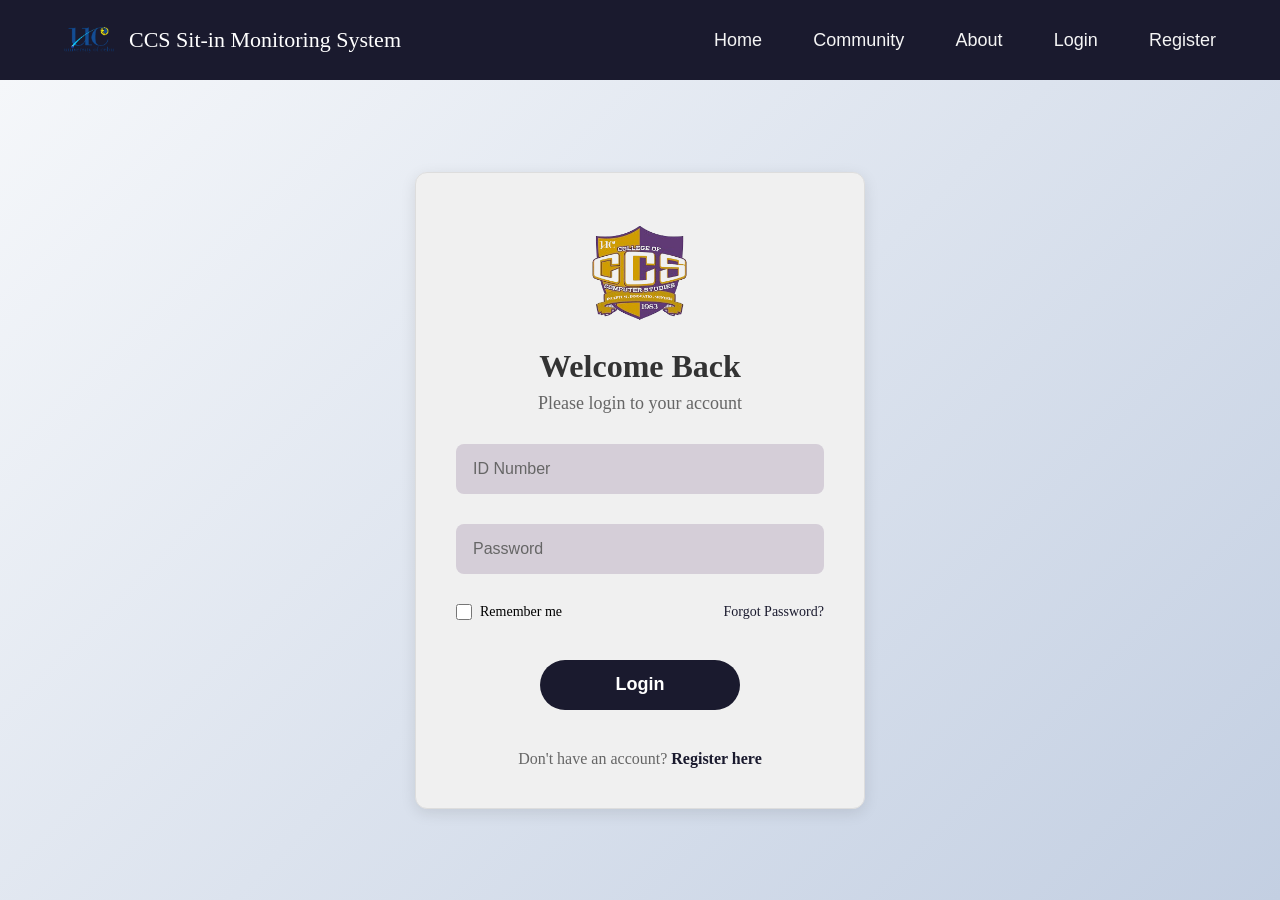
<file: Profile.html>
<!doctype html>
<html lang="en">
  <head>
    <meta charset="UTF-8" />
    <meta name="viewport" content="width=device-width, initial-scale=1.0" />
    <link rel="stylesheet" href="style.css" />
    <link rel="stylesheet" href="Profile.css" />
    <link
      rel="stylesheet"
      href="https://cdnjs.cloudflare.com/ajax/libs/animate.css/4.1.1/animate.min.css"
    />
    <link rel="stylesheet" href="https://cdnjs.cloudflare.com/ajax/libs/font-awesome/6.4.0/css/all.min.css" />
    <title>CCS Dashboard - Profile</title>
  </head>
  <body>
    <!-- Navigation Bar -->
    <div class="nav">
      <div class="logo">
        <p class="dashboard-text">Dashboard</p>
      </div>

      <div class="links">
        <a href="Profile.html" class="active">Home</a>
        <a href="#editprofile">Edit Profile</a>
        <a href="summary.html">Sit-In Summary</a>
        <a href="sessions.html">Sessions</a>
        <a href="history.html">History</a>
        <a href="Leaderboard.html">Leaderboard</a>
        <a href="reservation.html">Reservation</a>
      </div>

      <div class="nav-actions">
        <div class="notification-container">
          <button id="notifBtn" class="notif-btn" title="Notifications">
            <i class="fa-solid fa-bell"></i>
            <span id="notifBadge" class="notif-badge" style="display: none;">0</span>
          </button>
          <div id="notifDropdown" class="notif-dropdown">
            <div class="notif-header">
              <h3>Notifications</h3>
              <button id="markAllReadBtn">Mark all as read</button>
            </div>
            <div id="notifList" class="notif-list">
              <div class="no-notif">No new notifications</div>
            </div>
          </div>
        </div>
        <button id="logoutBtn" class="logout-btn">Log Out</button>
      </div>
      
      <button class="mobile-menu-toggle" aria-label="Toggle menu">
        <span></span>
        <span></span>
        <span></span>
      </button>
    </div>

    <!-- Main Content -->
    <main class="dashboard-main">
      <div class="dashboard-columns">
        <!-- Student Information Column -->
        <div class="column student-info-column">
          <div class="column-header">
            <h2>Student Information</h2>
          </div>
          <div class="student-info-content">
            <!-- Profile Photo -->
            <div class="profile-photo-section">
              <div class="profile-photo">
                <img src="./images/defaultpfp.jpg" alt="Profile Photo" id="profileImage" />
              </div>
            </div>
            <div class="divider-line"></div>
            
            <!-- Student Details -->
            <div class="student-details">
              <div class="detail-item">
                <span class="detail-icon"><svg viewBox="0 0 24 24" width="20" height="20" fill="black"><path d="M12 12c2.21 0 4-1.79 4-4s-1.79-4-4-4-4 1.79-4 4 1.79 4 4 4zm0 2c-2.67 0-8 1.34-8 4v2h16v-2c0-2.66-5.33-4-8-4z"/></svg></span>
                <span class="detail-label">Name:</span>
                <span class="detail-value" id="studentName">Loading...</span>
              </div>
              <div class="detail-item">
                <span class="detail-icon"><svg viewBox="0 0 24 24" width="20" height="20" fill="black"><path d="M12 3L1 9l11 6 9-4.91V17h2V9M5 13.18v4L12 21l7-3.82v-4L12 17l-7-3.82Z"/></svg></span>
                <span class="detail-label">Course:</span>
                <span class="detail-value" id="studentCourse">Loading...</span>
              </div>
              <div class="detail-item">
                <span class="detail-icon"><svg viewBox="0 0 24 24" width="20" height="20" fill="black"><path d="M19 3h-1V1h-2v2H8V1H6v2H5c-1.1 0-2 .9-2 2v14c0 1.1.9 2 2 2h14c1.1 0 2-.9 2-2V5c0-1.1-.9-2-2-2zm0 16H5V8h14v11zM9 10H7v2h2v-2zm4 0h-2v2h2v-2zm4 0h-2v2h2v-2zm-8 4H7v2h2v-2zm4 0h-2v2h2v-2zm4 0h-2v2h2v-2z"/></svg></span>
                <span class="detail-label">Year:</span>
                <span class="detail-value" id="studentYear">Loading...</span>
              </div>
              <div class="detail-item">
                <span class="detail-icon"><svg viewBox="0 0 24 24" width="20" height="20" fill="black"><path d="M20 4H4c-1.1 0-1.99.9-1.99 2L2 18c0 1.1.9 2 2 2h16c1.1 0 2-.9 2-2V6c0-1.1-.9-2-2-2zm0 4l-8 5-8-5V6l8 5 8-5v2z"/></svg></span>
                <span class="detail-label">Email:</span>
                <span class="detail-value" id="studentEmail">Loading...</span>
              </div>
              <div class="detail-item">
                <span class="detail-icon"><svg viewBox="0 0 24 24" width="20" height="20" fill="black"><path d="M12 2C8.13 2 5 5.13 5 9c0 5.25 7 13 7 13s7-7.75 7-13c0-3.87-3.13-7-7-7zm0 9.5c-1.38 0-2.5-1.12-2.5-2.5s1.12-2.5 2.5-2.5 2.5 1.12 2.5 2.5-1.12 2.5-2.5 2.5z"/></svg></span>
                <span class="detail-label">Address:</span>
                <span class="detail-value" id="studentAddress">Loading...</span>
              </div>
              <div class="detail-item sessions-item">
                <span class="detail-icon"><svg viewBox="0 0 24 24" width="20" height="20" fill="black"><path d="M11.99 2C6.47 2 2 6.48 2 12s4.47 10 9.99 10C17.52 22 22 17.52 22 12S17.52 2 11.99 2zM12 20c-4.42 0-8-3.58-8-8s3.58-8 8-8 8 3.58 8 8-3.58 8-8 8zm.5-13H11v6l5.25 3.15.75-1.23-4.5-2.67z"/></svg></span>
                <span class="detail-label">Sessions:</span>
                <span class="detail-value sessions-value">
                  <span class="clock-icon"><svg viewBox="0 0 24 24" width="18" height="18" fill="black"><path d="M11.99 2C6.47 2 2 6.48 2 12s4.47 10 9.99 10C17.52 22 22 17.52 22 12S17.52 2 11.99 2zM12 20c-4.42 0-8-3.58-8-8s3.58-8 8-8 8 3.58 8 8-3.58 8-8 8zm.5-13H11v6l5.25 3.15.75-1.23-4.5-2.67z"/></svg></span>
                  <span id="studentSessions">0</span> Sessions
                </span>
              </div>
            </div>
          </div>
        </div>

        <!-- Announcement Column -->
        <div class="column announcement-column">
          <div class="column-header">
            <h2><i class="fa-solid fa-bullhorn"></i> Announcement</h2>
          </div>
          <div class="announcement-content" id="announcementContainer">
            <!-- Announcements will be loaded dynamically -->
            <div class="announcement-item">
              <div class="announcement-line">Loading announcements...</div>
            </div>
          </div>
        </div>

        <!-- Rules and Regulations Column -->
        <div class="column rules-column">
          <div class="column-header">
            <h2>Rules and Regulations</h2>
          </div>
          <div class="rules-content">
            <div class="rules-header">
              <h3>University of Cebu</h3>
              <h4>COLLEGE OF INFORMATION & COMPUTER STUDIES</h4>
              <h5>LABORATORY RULES AND REGULATIONS</h5>
              <p class="rules-intro">To avoid embarassment and maintain camaraderie with your friends and superior at our laboratories please observe the following:</p>
            </div>
            <div class="rule-item">
              <span class="rule-number">1.</span>
              <p>Maintain silence, proper decorum and discipline inside the laboratory. Mobile phones and other personal pieces of equipment must be switched off.</p>
            </div>
            <div class="rule-item">
              <span class="rule-number">2.</span>
              <p>Games are not allowed inside the lab. This includes computer-related games, card games and other games that may disturb the operation of the lab.</p>
            </div>
            <div class="rule-item">
              <span class="rule-number">3.</span>
              <p>Surfing the Internet is allowed only with the permission of the instructor. Downloading and installing of the software strictly prohibited.</p>
            </div>
          </div>
        </div>
      </div>
    </main>

    <!-- Edit Profile Modal -->
    <div id="editProfileModal" class="modal">
      <div class="modal-content">
        <div class="modal-header">
          <h2>Edit Profile</h2>
          <span class="close-btn" id="closeModalBtn">&times;</span>
        </div>
        <div class="modal-body">
          <form id="editProfileForm">
            <!-- Profile Photo in Edit Modal -->
            <div class="edit-photo-section">
              <div class="profile-photo">
                <img src="./images/defaultpfp.jpg" alt="Profile Photo" id="editProfileImage" />
                <label for="editPhotoInput" class="change-photo-btn">
                  <i class="fa-solid fa-camera"></i>
                </label>
              </div>
              <input type="file" id="editPhotoInput" accept="image/*" style="display: none;" />
              <button type="button" id="removePhotoBtn" class="remove-photo-btn" style="margin-top: 10px; background-color: #dc3545; color: white; border: none; padding: 6px 12px; border-radius: 6px; font-size: 12px; font-weight: 600; cursor: pointer; display: flex; align-items: center; gap: 6px; transition: background-color 0.3s ease;" onmouseover="this.style.backgroundColor='#c82333'" onmouseout="this.style.backgroundColor='#dc3545'">
                <i class="fa-solid fa-trash"></i> Remove Photo
              </button>
            </div>
            
            <!-- Form Fields -->
            <div class="form-group">
              <label for="editFirstname">First Name</label>
              <input type="text" id="editFirstname" name="firstname" required />
            </div>
            
            <div class="form-group">
              <label for="editLastname">Last Name</label>
              <input type="text" id="editLastname" name="lastname" required />
            </div>
            
            <div class="form-group">
              <label for="editMiddlename">Middle Name</label>
              <input type="text" id="editMiddlename" name="middlename" />
            </div>
            
            <div class="form-group">
              <label for="editCourse">Course</label>
              <select id="editCourse" name="course" required>
                <option value="">Select Course</option>
              </select>
            </div>
            
            <div class="form-group">
              <label for="editCourseLevel">Year Level</label>
              <select id="editCourseLevel" name="courseLevel" required>
                <option value="">Select Year Level</option>
              </select>
            </div>
            
            <div class="form-group">
              <label for="editEmail">Email</label>
              <input type="email" id="editEmail" name="email" required />
            </div>
            
            <div class="form-group">
              <label for="editAddress">Address</label>
              <input type="text" id="editAddress" name="address" required />
            </div>
            
            <div class="form-buttons">
              <button type="button" class="cancel-btn" id="cancelEditBtn">Cancel</button>
              <button type="submit" class="save-btn">Save Changes</button>
            </div>
          </form>
        </div>
      </div>
    </div>

    <script src="profile.js"></script>
    <script src="nav-logic.js"></script>
  </body>
</html>
</file>
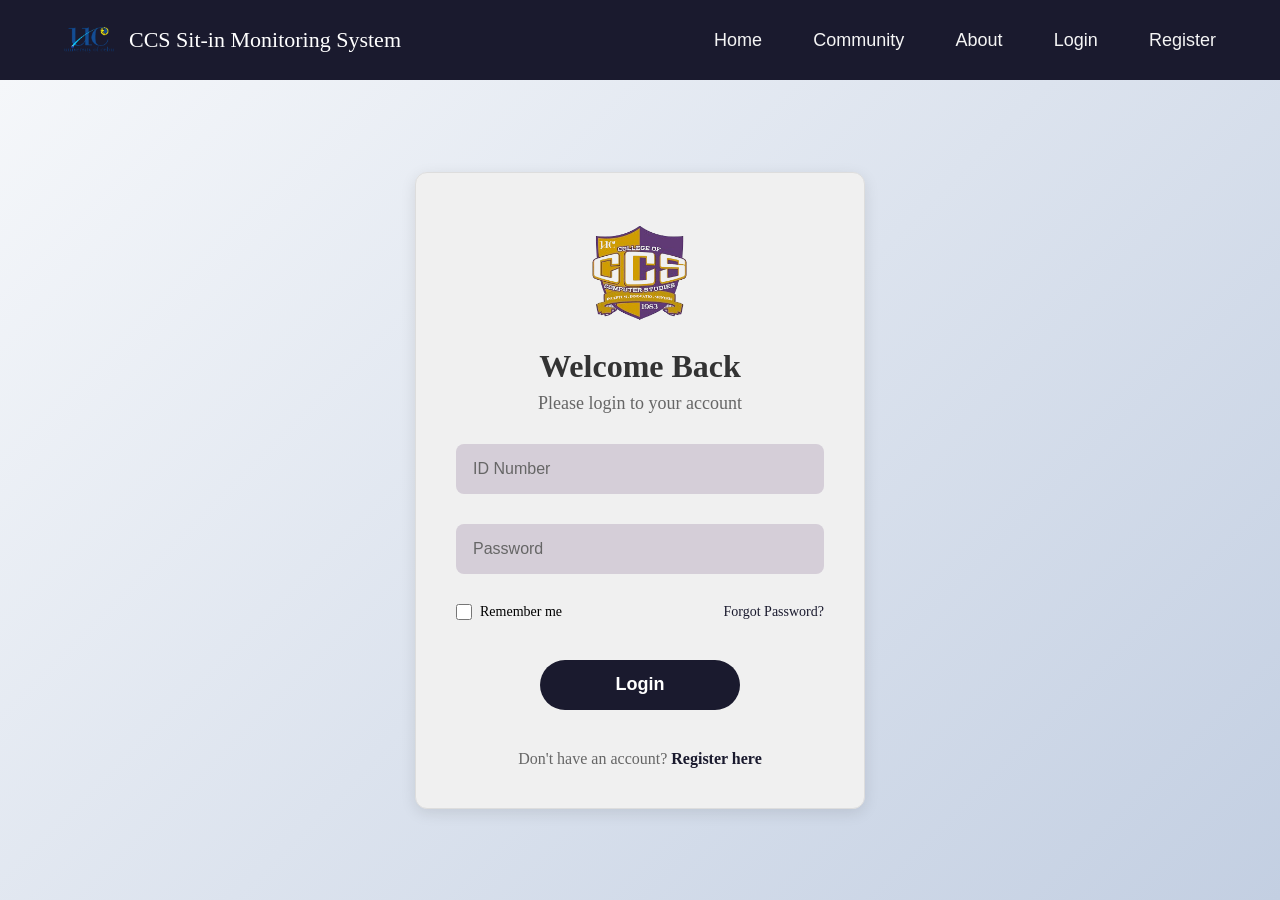
<file: reservation.html>
<!doctype html>
<html lang="en">
  <head>
    <meta charset="UTF-8" />
    <meta name="viewport" content="width=device-width, initial-scale=1.0" />
    <link rel="stylesheet" href="style.css" />
    <link rel="stylesheet" href="Profile.css" />
    <link
      rel="stylesheet"
      href="https://cdnjs.cloudflare.com/ajax/libs/animate.css/4.1.1/animate.min.css"
    />
    <link rel="stylesheet" href="https://cdnjs.cloudflare.com/ajax/libs/font-awesome/6.4.0/css/all.min.css" />
    <title>CCS Dashboard - Reservation</title>
  </head>
  <body>
    <!-- Navigation Bar -->
    <div class="nav">
      <div class="logo">
        <p class="dashboard-text">Dashboard</p>
      </div>

      <div class="links">
        <a href="Profile.html">Home</a>
        <a href="Profile.html#editprofile">Edit Profile</a>
        <a href="summary.html">Sit-In Summary</a>
        <a href="sessions.html">Sessions</a>
        <a href="history.html">History</a>
        <a href="Leaderboard.html">Leaderboard</a>
        <a href="reservation.html" class="active">Reservation</a>
      </div>

      <div class="nav-actions">
        <div class="notification-container">
          <button id="notifBtn" class="notif-btn" title="Notifications">
            <i class="fa-solid fa-bell"></i>
            <span id="notifBadge" class="notif-badge" style="display: none;">0</span>
          </button>
          <div id="notifDropdown" class="notif-dropdown">
            <div class="notif-header">
              <h3>Notifications</h3>
              <button id="markAllReadBtn">Mark all as read</button>
            </div>
            <div id="notifList" class="notif-list">
              <div class="no-notif">No new notifications</div>
            </div>
          </div>
        </div>
        <button id="logoutBtn" class="logout-btn">Log Out</button>
      </div>
      
      <button class="mobile-menu-toggle" aria-label="Toggle menu">
        <span></span>
        <span></span>
        <span></span>
      </button>
    </div>

    <!-- Main Content -->
    <main class="dashboard-main">
      <div class="reservation-container">
        <div class="column-header">
          <h2>Make a Reservation</h2>
        </div>
        
        <div class="reservation-form-container">
          <form id="reservationForm">
            <div class="form-group">
              <label for="reservationLab">Select Lab</label>
              <select id="reservationLab" required>
                <option value="">Select Lab</option>
              </select>
            </div>

            <div class="form-group">
              <label>Software Available</label>
              <div id="reservationSoftware" class="software-display-field">Select a lab to see available software</div>
            </div>
            
            <div class="form-group">
              <label for="reservationDate">Reservation Date</label>
              <input type="date" id="reservationDate" required />
            </div>
            
            <div class="form-group">
              <label for="reservationPurpose">Purpose</label>
              <select id="reservationPurpose" required>
                <option value="">Select Purpose</option>
              </select>
            </div>

            <div class="form-group" id="pcSelectionGroup" style="display: none; margin-top: 20px;">
              <label style="font-weight: 600; margin-bottom: 10px; display: block;">Select PC (Optional)</label>
              <input type="hidden" id="selectedPcNumber">
              
              <div class="pc-legend" style="display: flex; gap: 15px; margin-bottom: 15px; align-items: center; flex-wrap: wrap;">
                <div style="display: flex; align-items: center; gap: 6px;">
                  <span style="display: inline-block; width: 14px; height: 14px; background: #ecfdf5; border-radius: 4px; border: 1px solid #10b981;"></span>
                  <span style="font-size: 12px; color: #475569;">Available</span>
                </div>
                <div style="display: flex; align-items: center; gap: 6px;">
                  <span style="display: inline-block; width: 14px; height: 14px; background: #fee2e2; border-radius: 4px; border: 1px solid #ef4444;"></span>
                  <span style="font-size: 12px; color: #475569;">Occupied</span>
                </div>
                <div style="display: flex; align-items: center; gap: 6px;">
                  <span style="display: inline-block; width: 14px; height: 14px; background: #f1f5f9; border-radius: 4px; border: 1px solid #cbd5e1; opacity: 0.6;"></span>
                  <span style="font-size: 12px; color: #475569;">Disabled</span>
                </div>
                <div style="display: flex; align-items: center; gap: 6px;">
                  <span style="display: inline-block; width: 14px; height: 14px; background: #3b82f6; border-radius: 4px; border: 1px solid #2563eb; box-shadow: 0 0 8px rgba(59, 130, 246, 0.5);"></span>
                  <span style="font-size: 12px; color: #475569; font-weight: bold;">Selected</span>
                </div>
              </div>

              <div id="reservationPcGrid" class="pc-selection-grid" style="display: grid; grid-template-columns: repeat(auto-fill, minmax(75px, 1fr)); gap: 8px; max-height: 250px; overflow-y: auto; padding: 10px; border: 1px solid #e2e8f0; border-radius: 8px; background: #f8fafc;">
                <!-- 50 PCs rendered dynamically -->
              </div>
            </div>
            
            <div class="form-buttons">
              <button type="submit" class="save-btn">Submit Reservation</button>
            </div>
          </form>
        </div>
        
        <div class="column-header" style="margin-top: 40px;">
          <h2>Your Reservations</h2>
        </div>
        
        <div class="reservations-list" id="reservationsList">
          <div class="announcement-item">
            <div class="announcement-line">Loading reservations...</div>
          </div>
        </div>
      </div>
    </main>

    <script src="reservation.js"></script>
    <script src="nav-logic.js"></script>
  </body>
</html>
</file>
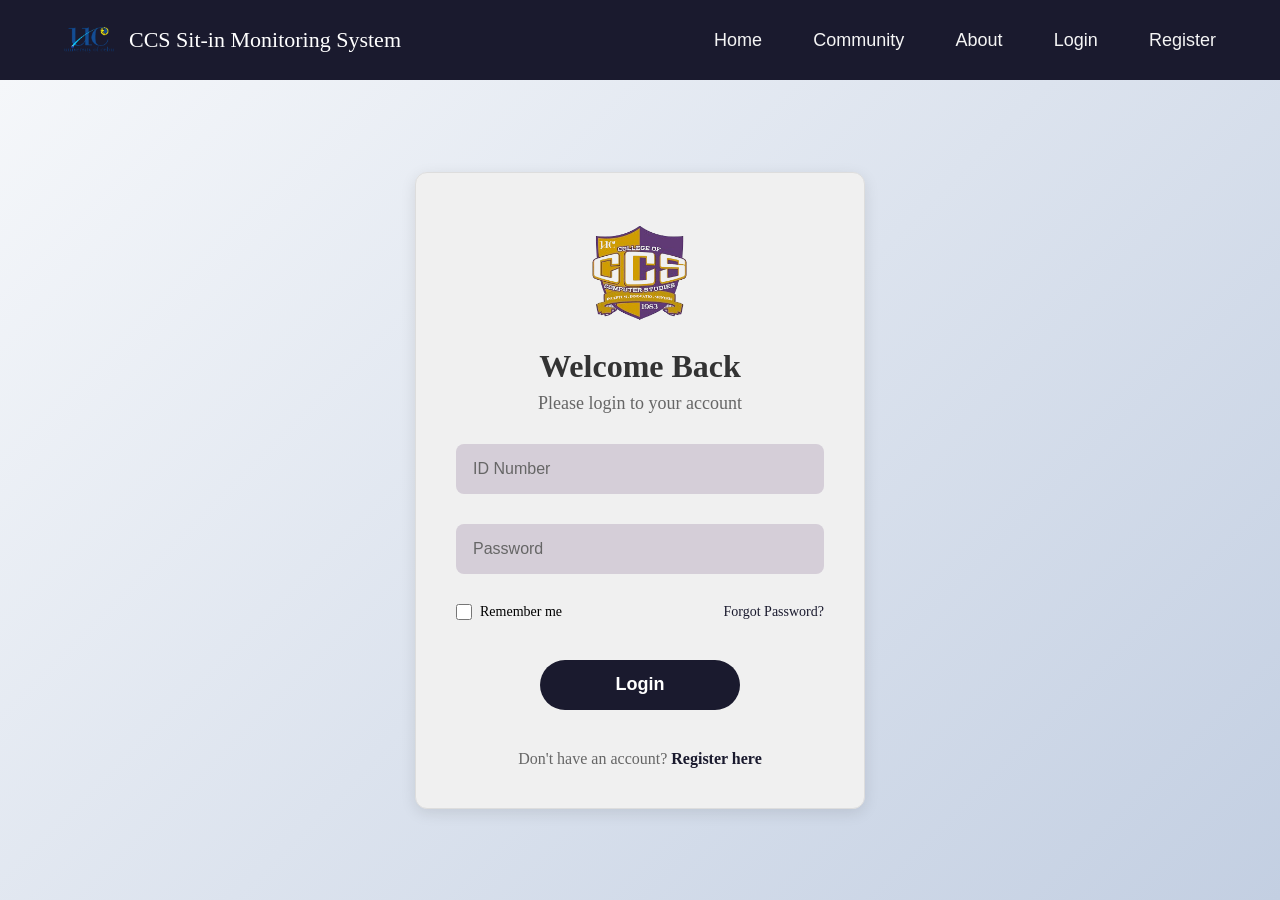
<file: sessions.html>
<!doctype html>
<html lang="en">
  <head>
    <meta charset="UTF-8" />
    <meta name="viewport" content="width=device-width, initial-scale=1.0" />
    <link rel="stylesheet" href="style.css" />
    <link rel="stylesheet" href="Profile.css" />
    <link rel="stylesheet" href="admin.css" />
    <link
      rel="stylesheet"
      href="https://cdnjs.cloudflare.com/ajax/libs/animate.css/4.1.1/animate.min.css"
    />
    <link rel="stylesheet" href="https://cdnjs.cloudflare.com/ajax/libs/font-awesome/6.4.0/css/all.min.css" />
    <title>CCS Dashboard - Sessions</title>
  </head>
  <body>
    <!-- Navigation Bar -->
    <div class="nav">
      <div class="logo">
        <p class="dashboard-text">Dashboard</p>
      </div>

      <div class="links">
        <a href="Profile.html">Home</a>
        <a href="Profile.html#editprofile">Edit Profile</a>
        <a href="summary.html">Sit-In Summary</a>
        <a href="sessions.html" class="active">Sessions</a>
        <a href="history.html">History</a>
        <a href="Leaderboard.html">Leaderboard</a>
        <a href="reservation.html">Reservation</a>
      </div>

      <div class="nav-actions">
        <div class="notification-container">
          <button id="notifBtn" class="notif-btn" title="Notifications">
            <i class="fa-solid fa-bell"></i>
            <span id="notifBadge" class="notif-badge" style="display: none;">0</span>
          </button>
          <div id="notifDropdown" class="notif-dropdown">
            <div class="notif-header">
              <h3>Notifications</h3>
              <button id="markAllReadBtn">Mark all as read</button>
            </div>
            <div id="notifList" class="notif-list">
              <div class="no-notif">No new notifications</div>
            </div>
          </div>
        </div>
        <button id="logoutBtn" class="logout-btn">Log Out</button>
      </div>
      
      <button class="mobile-menu-toggle" aria-label="Toggle menu">
        <span></span>
        <span></span>
        <span></span>
      </button>
    </div>

    <!-- Main Content -->
    <main class="dashboard-main">
      <div class="student-info-section">
        <div class="section-header section-header-center">
          <h2>My Sessions</h2>
        </div>
        
        <div class="student-info-content">
          <div class="student-table-controls">
            <div class="entries-control">
              <label>Show</label>
              <select id="sessionEntriesSelect">
                <option value="10">10</option>
                <option value="25">25</option>
                <option value="50">50</option>
                <option value="100">100</option>
              </select>
              <label>Entries per page</label>
            </div>
            <div class="search-control">
              <label>Search:</label>
              <input type="text" id="sessionTableSearch" placeholder="Search sessions..." />
            </div>
          </div>
          
          <div class="student-table-container">
            <table class="student-table">
              <thead>
                <tr>
                  <th>Date</th>
                  <th>Time In</th>
                  <th>Time Out</th>
                  <th>Duration</th>
                  <th>PC No.</th>
                  <th>Status</th>
                </tr>
              </thead>
              <tbody id="sessionTableBody">
                <!-- Session records will be loaded here -->
              </tbody>
            </table>
          </div>
          
          <div class="table-footer">
            <div class="showing-entries" id="sessionShowingEntries">
              Showing 0 to 0 of 0 entries
            </div>
            <div class="pagination">
              <button class="pagination-btn" id="firstPage">&laquo;&laquo;</button>
              <button class="pagination-btn" id="prevPage">&laquo;</button>
              <span class="pagination-page" id="sessionCurrentPage">1</span>
              <button class="pagination-btn" id="nextPage">&raquo;</button>
              <button class="pagination-btn" id="lastPage">&raquo;&raquo;</button>
            </div>
          </div>
        </div>
      </div>
    </main>

    <script src="sessions.js"></script>
    <script src="nav-logic.js"></script>
  </body>
</html>
</file>
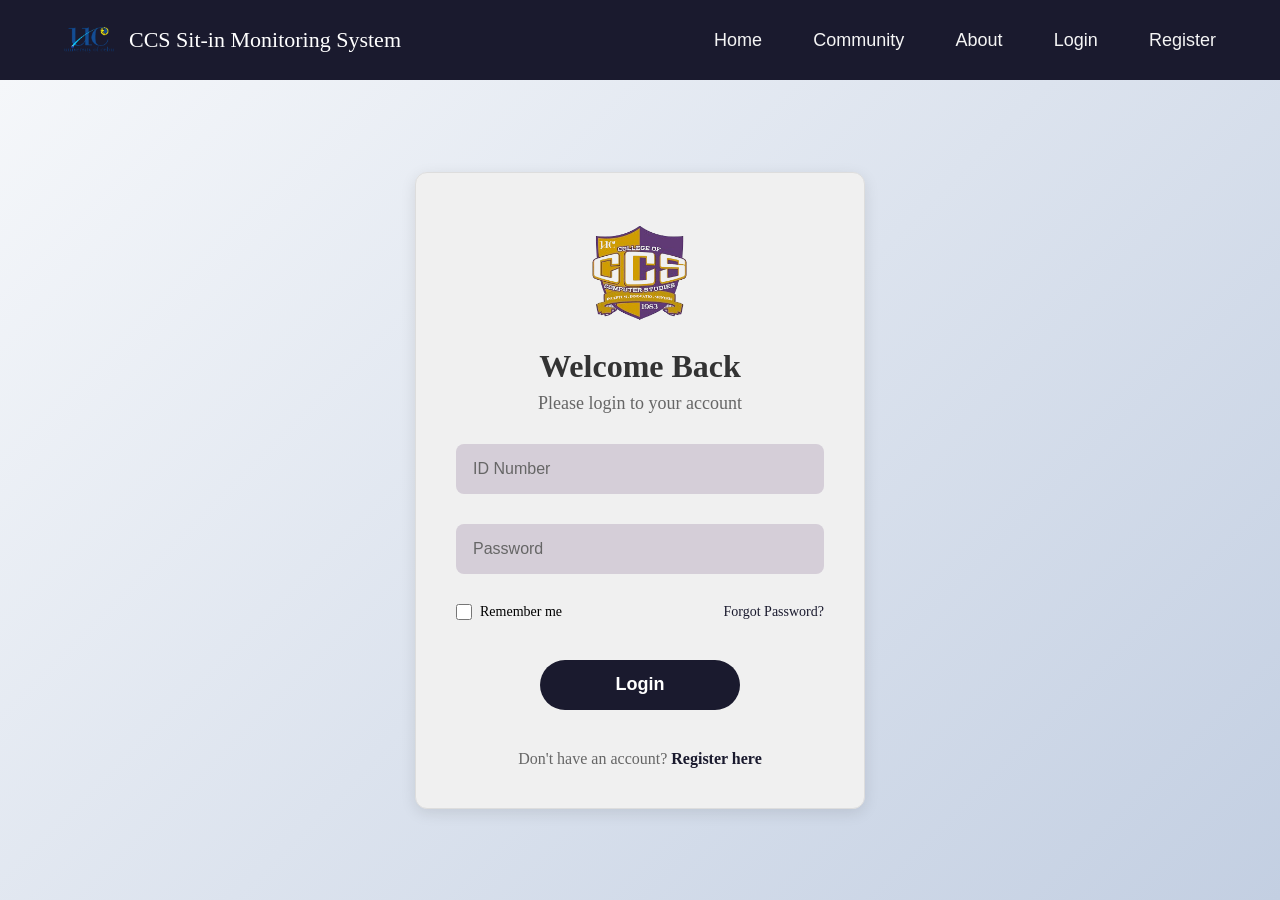
<file: summary.html>
<!doctype html>
<html lang="en">
  <head>
    <meta charset="UTF-8" />
    <meta name="viewport" content="width=device-width, initial-scale=1.0" />
    <link rel="stylesheet" href="style.css" />
    <link rel="stylesheet" href="Profile.css" />
    <link
      rel="stylesheet"
      href="https://cdnjs.cloudflare.com/ajax/libs/animate.css/4.1.1/animate.min.css"
    />
    <link rel="stylesheet" href="https://cdnjs.cloudflare.com/ajax/libs/font-awesome/6.4.0/css/all.min.css" />
    <title>CCS Dashboard - Sit-In Summary</title>
  </head>
  <body>
    <!-- Navigation Bar -->
    <div class="nav">
      <div class="logo">
        <p class="dashboard-text">Dashboard</p>
      </div>

      <div class="links">
        <a href="Profile.html">Home</a>
        <a href="Profile.html#editprofile">Edit Profile</a>
        <a href="summary.html" class="active">Sit-In Summary</a>
        <a href="sessions.html">Sessions</a>
        <a href="history.html">History</a>
        <a href="Leaderboard.html">Leaderboard</a>
        <a href="reservation.html">Reservation</a>
      </div>

      <div class="nav-actions">
        <div class="notification-container">
          <button id="notifBtn" class="notif-btn" title="Notifications">
            <i class="fa-solid fa-bell"></i>
            <span id="notifBadge" class="notif-badge" style="display: none;">0</span>
          </button>
          <div id="notifDropdown" class="notif-dropdown">
            <div class="notif-header">
              <h3>Notifications</h3>
              <button id="markAllReadBtn">Mark all as read</button>
            </div>
            <div id="notifList" class="notif-list">
              <div class="no-notif">No new notifications</div>
            </div>
          </div>
        </div>
        <button id="logoutBtn" class="logout-btn">Log Out</button>
      </div>
      
      <button class="mobile-menu-toggle" aria-label="Toggle menu">
        <span></span>
        <span></span>
        <span></span>
      </button>
    </div>

    <!-- Main Content -->
    <main class="dashboard-main">
      <div class="summary-container animate__animated animate__fadeIn">
        <div class="section-header">
          <h2>Sit-In Summary</h2>
        </div>
        
        <div class="summary-grid">
          <div class="summary-card total-hours">
            <div class="card-icon">
              <i class="fa-solid fa-clock"></i>
            </div>
            <div class="card-info">
              <span class="card-label">Total Sit-In Hours</span>
              <span class="card-value" id="totalHours">0.0</span>
            </div>
          </div>

          <div class="summary-card total-sessions">
            <div class="card-icon">
              <i class="fa-solid fa-calendar-check"></i>
            </div>
            <div class="card-info">
              <span class="card-label">Number of Sessions</span>
              <span class="card-value" id="totalSessions">0</span>
            </div>
          </div>

          <div class="summary-card avg-duration">
            <div class="card-icon">
              <i class="fa-solid fa-chart-line"></i>
            </div>
            <div class="card-info">
              <span class="card-label">Average Session Duration</span>
              <span class="card-value" id="avgDuration">0m</span>
            </div>
          </div>

          <div class="summary-card longest-session">
            <div class="card-icon">
              <i class="fa-solid fa-trophy"></i>
            </div>
            <div class="card-info">
              <span class="card-label">Longest Session</span>
              <span class="card-value" id="longestSession">0m</span>
            </div>
          </div>
        </div>
      </div>
    </main>

    <script src="summary.js"></script>
    <script src="nav-logic.js"></script>
  </body>
</html>
</file>
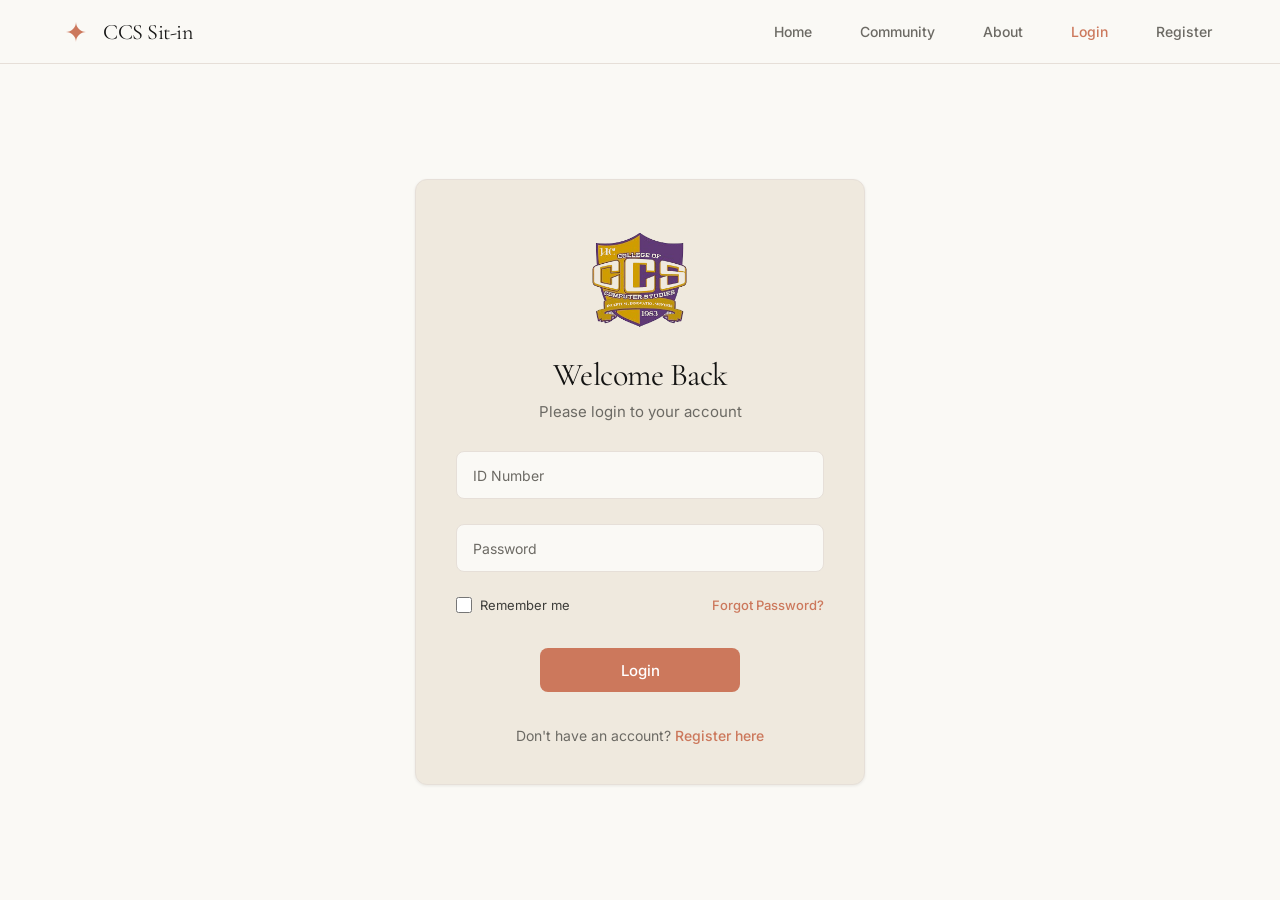
<file: public/admin.html>
<!doctype html>
<html lang="en">

<head>
  <link rel="stylesheet" href="variables.css" />
  <meta charset="UTF-8" />
  <meta name="viewport" content="width=device-width, initial-scale=1.0" />
  <link rel="stylesheet" href="admin.css" />
  <link rel="stylesheet" href="https://cdnjs.cloudflare.com/ajax/libs/animate.css/4.1.1/animate.min.css" />
  <link rel="stylesheet" href="https://cdnjs.cloudflare.com/ajax/libs/font-awesome/6.4.0/css/all.min.css" />
  <title>CCS Admin - College of Computer Studies</title>
</head>

<body>
  <!-- Navigation -->
  <nav class="admin-nav">
    <div class="nav-logo">
      <svg viewBox="0 0 24 24" width="24" height="24" fill="currentColor" style="color: var(--primary); flex-shrink: 0;">
        <path d="M12 2c0 5.523-4.477 10-10 10 5.523 0 10 4.477 10 10 0-5.523 4.477-10 10-10-5.523 0-10-4.477-10-10z" />
      </svg>
      <div class="logo-text">
        <span class="college-name">CCS Sit-in</span>
        <span class="admin-label">Admin</span>
      </div>
    </div>

    <div class="nav-links">
      <a href="#" class="nav-link" id="homeLink">Home</a>
      <a href="#" class="nav-link" id="searchLink">Search</a>
      <a href="#" class="nav-link" id="studentsLink">Students</a>
      <div class="nav-dropdown">
        <a href="#" class="nav-link dropdown-toggle" id="sitinDropdownBtn">
          Sit-In <i class="fa-solid fa-chevron-down"></i>
        </a>
        <div class="dropdown-menu">
          <a href="#" class="dropdown-item" id="sitinLink">Sit-In</a>
          <a href="#" class="dropdown-item" id="viewSitInRecordsLink">Sit-in Records</a>
          <a href="#" class="dropdown-item" id="sitinReportsLink">Sit-In Reports</a>
        </div>
      </div>
      <a href="#" class="nav-link" id="feedbackReportsLink">Feedback</a>
      <a href="#" class="nav-link" id="reservationLink">Reservation</a>
      <a href="#" class="nav-link" id="dropdownManagerLink">Dropdown Manager</a>
      <a href="#" class="nav-link" id="pcManagementLink">PC Management</a>
      <a href="#" class="nav-link" id="adminLeaderboardLink">Leaderboard</a>
    </div>

    <div class="nav-actions">
      <div class="notification-container">
        <button id="adminNotifBtn" class="notif-btn" title="Notifications">
          <i class="fa-solid fa-bell"></i>
          <span id="notifBadge" class="notif-badge" style="display: none;">0</span>
        </button>
        <div id="adminNotifDropdown" class="notif-dropdown">
          <div class="notif-header">
            <h3>Notifications</h3>
            <button id="markAllReadBtn">Mark all as read</button>
          </div>
          <div id="adminNotifList" class="notif-list">
            <div class="no-notif">No new notifications</div>
          </div>
        </div>
      </div>
      <button id="logoutBtn" class="logout-btn">Log Out</button>
    </div>

    <button class="mobile-menu-toggle" aria-label="Toggle menu">
      <span></span>
      <span></span>
      <span></span>
    </button>
  </nav>

  <!-- Main Content -->
  <main class="admin-main">
    <!-- Bottom Section with 2 Columns -->
    <div class="bottom-section">
      <!-- First Column: Statistics -->
      <div class="column statistics-column">
        <div class="card-header">
          <h2>Statistics</h2>
        </div>
        <div class="stats-grid">
          <div class="stat-item">
            <span class="stat-label">Students Registered:</span>
            <span class="stat-value" id="studentsRegistered">0</span>
          </div>
          <div class="stat-item">
            <span class="stat-label">Currently Sit In:</span>
            <span class="stat-value" id="currentlySitIn">0</span>
          </div>
          <div class="stat-item">
            <span class="stat-label">Total Sit-In:</span>
            <span class="stat-value" id="totalSitIn">0</span>
          </div>
        </div>

        <!-- Language Graph -->
        <div class="language-graph">
          <div class="radar-legend" id="radarLegend"></div>
          <canvas id="languageRadarChart" width="300" height="300"></canvas>
        </div>
      </div>

      <!-- Second Column: Announcement -->
      <div class="column announcement-column">
        <div class="card-header announcement-header">
          <span class="announcement-icon"><i class="fa-solid fa-bullhorn"></i></span>
          <h2>Announcement</h2>
        </div>

        <div class="new-assignment">
          <h3>New Assignment</h3>
        </div>

        <!-- Post Announcement Form -->
        <div class="post-announcement">
          <textarea id="announcementContent" placeholder="Post your announcement here..." rows="4"></textarea>
          <button id="submitAnnouncement" class="submit-btn">Submit</button>
        </div>

        <!-- Posted Announcements -->
        <div class="posted-announcements">
          <h3>Posted Announcements</h3>
          <div id="announcementsList" class="announcements-list">
            <!-- Announcements will be loaded here -->
            <div class="no-announcements">No announcements yet</div>
          </div>
        </div>
      </div>
    </div>
    </main>

  <!-- Leaderboard Section -->
    <div id="adminLeaderboardSection" class="student-info-section" style="display: none;">
      <div class="section-header section-header-center">
        <h2>Student Leaderboard</h2>
      </div>
      <div class="student-info-content">
        <div class="leaderboard-container animate__animated animate__fadeIn">
          
          <!-- Top Performers Podium -->
          <div class="top-performers-section">
            <div class="section-title">
              <h2><i class="fa-solid fa-crown"></i> Top Performers</h2>
            </div>
            <div class="podium" id="adminTopPerformersContainer">
              <!-- Top 3 will be loaded here -->
              <div class="podium-item second">
                <div class="avatar">?</div>
                <div class="podium-rank">2</div>
                <div class="podium-name">Loading...</div>
                <div class="podium-points">-- pts</div>
              </div>
              <div class="podium-item first">
                <div class="avatar">?</div>
                <div class="podium-rank">1</div>
                <div class="podium-name">Loading...</div>
                <div class="podium-points">-- pts</div>
              </div>
              <div class="podium-item third">
                <div class="avatar">?</div>
                <div class="podium-rank">3</div>
                <div class="podium-name">Loading...</div>
                <div class="podium-points">-- pts</div>
              </div>
            </div>
          </div>

          <!-- Full Leaderboard Table -->
          <div class="full-leaderboard-section">
            <div class="section-header">
              <h2><i class="fa-solid fa-list-ol"></i> Full Leaderboard</h2>
              <div class="table-search">
                <input type="text" id="adminLeaderboardSearch" placeholder="Search student name..." />
              </div>
            </div>
            <div class="table-container">
              <table class="leaderboard-table">
                <thead>
                  <tr>
                    <th>Rank</th>
                    <th>Student</th>
                    <th>Course & Year</th>
                    <th>Sessions</th>
                    <th>Total Time</th>
                    <th>Points</th>
                  </tr>
                </thead>
                <tbody id="adminLeaderboardTableBody">
                  <!-- Leaderboard data will be loaded here -->
                  <tr>
                    <td colspan="6" style="text-align: center;">Loading leaderboard data...</td>
                  </tr>
                </tbody>
              </table>
            </div>
          </div>
        </div>
      </div>
    </div>

  <!-- Search Student Modal -->
  <div id="searchStudentModal" class="modal">
    <div class="modal-content">
      <div class="modal-header">
        <h2>Search Student</h2>
        <span class="close-modal" id="closeSearchModal">&times;</span>
      </div>
      <div class="modal-body">
        <div class="form-group">
          <label for="searchStudentId">Student ID Number</label>
          <input type="text" id="searchStudentId" placeholder="Search..." />
        </div>
      </div>
      <div class="modal-footer">
        <button id="searchStudentBtn" class="search-btn">Search</button>
      </div>
    </div>
  </div>

  <!-- Sit-In Form Modal -->
  <div id="sitinModal" class="modal">
    <div class="modal-content">
      <div class="modal-header">
        <h2>Sit In Form</h2>
        <span class="close-modal" id="closeSitInModal">&times;</span>
      </div>
      <div class="modal-body">
        <div class="form-group">
          <label for="sitinIdNumber">ID Number</label>
          <input type="text" id="sitinIdNumber" placeholder="Enter ID Number" />
        </div>
        
        <div class="form-group">
          <label for="sitinStudentName">Student Name</label>
          <input type="text" id="sitinStudentName" placeholder="Student Name" readonly />
        </div>
        
        <div class="form-group">
          <label for="sitinPurpose">Purpose</label>
          <select id="sitinPurpose">
            <option value="">Select Language</option>
          </select>
        </div>
        
        <div class="form-group">
          <label for="sitinLab">Lab</label>
          <select id="sitinLab">
            <option value="">Select Lab</option>
          </select>
        </div>
        
        <!-- Dynamic Software Availability -->
        <div id="sitinSoftwareContainer" style="display: none; margin-bottom: 20px; padding: 15px; background: #f8f9fa; border-radius: 8px; border-left: 4px solid #1a1a2e;">
          <label style="font-weight: 600; color: #1a1a2e; display: block; margin-bottom: 10px; font-size: 14px;">Software Availability</label>
          <div id="sitinSoftwareList" class="software-tags-container" style="display: flex; flex-wrap: wrap; gap: 8px;">
            <!-- Software tags will be loaded here -->
          </div>
        </div>

        <div class="form-group" id="sitinPcSelectionGroup" style="display: none; margin-top: 15px;">
          <label style="font-weight: 600; margin-bottom: 8px; display: block;">Select PC to Assign</label>
          <input type="hidden" id="sitinPcNumber" />
          
          <div class="pc-legend" style="display: flex; gap: 12px; margin: 8px 0; align-items: center; flex-wrap: wrap;">
            <div style="display: flex; align-items: center; gap: 4px;">
              <span style="display: inline-block; width: 12px; height: 12px; background: #ecfdf5; border-radius: 4px; border: 1px solid #10b981;"></span>
              <span style="font-size: 11px; color: #475569;">Available</span>
            </div>
            <div style="display: flex; align-items: center; gap: 4px;">
              <span style="display: inline-block; width: 12px; height: 12px; background: #fee2e2; border-radius: 4px; border: 1px solid #ef4444;"></span>
              <span style="font-size: 11px; color: #475569;">Occupied</span>
            </div>
            <div style="display: flex; align-items: center; gap: 4px;">
              <span style="display: inline-block; width: 12px; height: 12px; background: #f1f5f9; border-radius: 4px; border: 1px solid #cbd5e1; opacity: 0.6;"></span>
              <span style="font-size: 11px; color: #475569;">Disabled</span>
            </div>
            <div style="display: flex; align-items: center; gap: 4px;">
              <span style="display: inline-block; width: 12px; height: 12px; background: #3b82f6; border-radius: 4px; border: 1px solid #2563eb; box-shadow: 0 0 6px rgba(59, 130, 246, 0.5);"></span>
              <span style="font-size: 11px; color: #475569; font-weight: bold;">Selected</span>
            </div>
          </div>

          <div id="sitinPcGrid" class="pc-selection-grid" style="display: grid; grid-template-columns: repeat(auto-fill, minmax(70px, 1fr)); gap: 6px; max-height: 200px; overflow-y: auto; padding: 8px; border: 1px solid #e2e8f0; border-radius: 8px; background: #f8fafc; margin-top: 5px;">
            <!-- 50 PCs rendered dynamically here -->
          </div>
        </div>

        <div class="form-group">
          <label for="sitinRemainingSessions">Remaining Sessions</label>
          <input type="text" id="sitinRemainingSessions" placeholder="Remaining Sessions" readonly />
        </div>
      </div>
      <div class="modal-footer sitin-footer">
        <button id="closeSitInBtn" class="cancel-btn">Close</button>
        <button id="sitinSubmitBtn" class="search-btn">Sit In</button>
      </div>
    </div>
  </div>

  <!-- Student Information Section -->
  <div id="studentInfoSection" class="student-info-section" style="display: none;">
    <div class="section-header section-header-center">
      <h2>Student Information</h2>
    </div>
    <div class="student-info-content">
      <div class="student-actions">
        <button id="addStudentBtn" class="action-btn add-btn">Add Student</button>
        <button id="resetSessionsBtn" class="action-btn reset-btn">Reset All Sessions</button>
      </div>
      <div class="student-table-controls">
        <div class="entries-control">
          <label>Show</label>
          <select id="entriesSelect">
            <option value="10">10</option>
            <option value="25">25</option>
            <option value="50">50</option>
            <option value="100">100</option>
          </select>
          <label>Entries per page</label>
        </div>
        <div class="search-control">
          <label>Search:</label>
          <input type="text" id="studentTableSearch" placeholder="Search students..." />
        </div>
      </div>
      <div class="student-table-container">
        <table class="student-table">
          <thead>
            <tr>
              <th>ID Number</th>
              <th>Name</th>
              <th>Year Level</th>
              <th>Course</th>
              <th>Remaining Sessions</th>
              <th>Actions</th>
            </tr>
          </thead>
          <tbody id="studentTableBody">
            <!-- Student data will be loaded here -->
          </tbody>
        </table>
      </div>
    </div>
  </div>

  <!-- Current Sit-In Section -->
  <div id="currentSitInSection" class="student-info-section" style="display: none;">
    <div class="section-header section-header-center">
      <h2>Current Sit-In</h2>
    </div>
    <div class="student-info-content">
      <div class="student-table-controls">
        <div class="entries-control">
          <label>Show</label>
          <select id="currentSitInEntriesSelect">
            <option value="10">10</option>
            <option value="25">25</option>
            <option value="50">50</option>
            <option value="100">100</option>
          </select>
          <label>Entries per page</label>
        </div>
        <div class="search-control">
          <label>Search:</label>
          <input type="text" id="currentSitInTableSearch" placeholder="Search records..." />
        </div>
      </div>
      <div class="student-table-container">
        <table class="student-table">
          <thead>
            <tr>
              <th>Sit In Id Number</th>
              <th>Id Number</th>
              <th>Name</th>
              <th>Purpose</th>
              <th>Lab</th>
              <th>PC No.</th>
              <th>Sessions</th>
              <th>Status</th>
              <th>Actions</th>
            </tr>
          </thead>
          <tbody id="currentSitInTableBody">
            <!-- Current sit-in records will be loaded here -->
          </tbody>
        </table>
      </div>
      <div class="table-footer">
        <div class="showing-entries" id="currentSitInShowingEntries">
          Showing 0 to 0 of 0 entries
        </div>
        <div class="pagination">
          <button class="pagination-btn" onclick="goToFirstPage()">&laquo;&laquo;</button>
          <button class="pagination-btn" onclick="goToPrevPage()">&laquo;</button>
          <span class="pagination-page" id="currentSitInCurrentPage">1</span>
          <button class="pagination-btn" onclick="goToNextPage()">&raquo;</button>
          <button class="pagination-btn" onclick="goToLastPage()">&raquo;&raquo;</button>
        </div>
      </div>
    </div>
  </div>

  <!-- Sit-in Records Section -->
  <div id="viewSitInRecordsSection" class="student-info-section" style="display: none;">
    <div class="section-header section-header-center">
      <h2>Current Sit-In Records</h2>
    </div>
    <div class="student-info-content">
      <div class="student-table-controls">
        <div class="entries-control">
          <label>Show</label>
          <select id="sitinEntriesSelect">
            <option value="10">10</option>
            <option value="25">25</option>
            <option value="50">50</option>
            <option value="100">100</option>
          </select>
          <label>Entries per page</label>
        </div>
        <div class="search-control">
          <label>Search:</label>
          <input type="text" id="sitinTableSearch" placeholder="Search records..." />
        </div>
      </div>
      <div class="student-table-container">
        <table class="student-table">
          <thead>
            <tr>
              <th>Sit In Id Number</th>
              <th>Id Number</th>
              <th>Name</th>
              <th>Purpose</th>
              <th>Lab</th>
              <th>PC No.</th>
              <th>Login</th>
              <th>Logout</th>
              <th>Date</th>
            </tr>
          </thead>
          <tbody id="sitinTableBody">
            <!-- Sit-in records will be loaded here -->
          </tbody>
        </table>
      </div>
      <div class="table-footer">
        <div class="showing-entries" id="sitinShowingEntries">
          Showing 0 to 0 of 0 entries
        </div>
        <div class="pagination">
          <button class="pagination-btn" onclick="goToFirstPage()">&laquo;&laquo;</button>
          <button class="pagination-btn" onclick="goToPrevPage()">&laquo;</button>
          <span class="pagination-page" id="sitinCurrentPage">1</span>
          <button class="pagination-btn" onclick="goToNextPage()">&raquo;</button>
          <button class="pagination-btn" onclick="goToLastPage()">&raquo;&raquo;</button>
        </div>
      </div>
    </div>
  </div>

  <!-- Reservation Section -->
  <div id="reservationSection" class="student-info-section" style="display: none;">
    <div class="section-header section-header-center">
      <h2>Reservations</h2>
    </div>
    <div class="student-info-content">
      <div class="student-table-controls">
        <div class="entries-control">
          <label>Show</label>
          <select id="reservationEntriesSelect">
            <option value="10">10</option>
            <option value="25">25</option>
            <option value="50">50</option>
            <option value="100">100</option>
          </select>
          <label>Entries per page</label>
        </div>
        <div class="search-control">
          <label>Search:</label>
          <input type="text" id="reservationTableSearch" placeholder="Search reservations..." />
        </div>
      </div>
      <div class="student-table-container">
        <table class="student-table">
          <thead>
            <tr>
              <th>Reservation ID</th>
              <th>ID Number</th>
              <th>Name</th>
              <th>Lab</th>
              <th>PC No.</th>
              <th>Purpose</th>
              <th>Date</th>
              <th>Status</th>
              <th>Actions</th>
            </tr>
          </thead>
          <tbody id="reservationTableBody">
            <!-- Reservations will be loaded here -->
          </tbody>
        </table>
      </div>
      <div class="table-footer">
        <div class="showing-entries" id="reservationShowingEntries">
          Showing 0 to 0 of 0 entries
        </div>
        <div class="pagination">
          <button class="pagination-btn" onclick="goToFirstPage()">&laquo;&laquo;</button>
          <button class="pagination-btn" onclick="goToPrevPage()">&laquo;</button>
          <span class="pagination-page" id="reservationCurrentPage">1</span>
          <button class="pagination-btn" onclick="goToNextPage()">&raquo;</button>
          <button class="pagination-btn" onclick="goToLastPage()">&raquo;&raquo;</button>
        </div>
      </div>
    </div>
  </div>

  <!-- Feedback Section -->
  <div id="feedbackReportsSection" class="student-info-section" style="display: none;">
    <div class="section-header section-header-center">
      <h2>Feedback</h2>
    </div>
    <div class="student-info-content">
      <div class="student-table-controls">
        <div class="entries-control">
          <label>Show</label>
          <select id="feedbackEntriesSelect">
            <option value="10">10</option>
            <option value="25">25</option>
            <option value="50">50</option>
            <option value="100">100</option>
          </select>
          <label>Entries per page</label>
        </div>
        <div class="search-control">
          <label>Search:</label>
          <input type="text" id="feedbackTableSearch" placeholder="Search feedback..." />
        </div>
      </div>
      <div class="student-table-container">
        <table class="student-table">
          <thead>
            <tr>
              <th>Student</th>
              <th>Lab</th>
              <th>Purpose</th>
              <th>Rating</th>
              <th>Comments</th>
              <th>Date</th>
            </tr>
          </thead>
          <tbody id="feedbackTableBody">
            <!-- Feedback will be loaded here -->
          </tbody>
        </table>
      </div>
      <div class="table-footer">
        <div class="showing-entries" id="feedbackShowingEntries">
          Showing 0 to 0 of 0 entries
        </div>
        <div class="pagination">
          <button class="pagination-btn" onclick="goToFirstPage()">&laquo;&laquo;</button>
          <button class="pagination-btn" onclick="goToPrevPage()">&laquo;</button>
          <span class="pagination-page" id="feedbackCurrentPage">1</span>
          <button class="pagination-btn" onclick="goToNextPage()">&raquo;</button>
          <button class="pagination-btn" onclick="goToLastPage()">&raquo;&raquo;</button>
        </div>
      </div>
    </div>
  </div>

    <!-- Sit-In Reports Section -->
    <div id="sitinReportsSection" class="student-info-section" style="display: none;">
      <div class="section-header section-header-center">
        <h2>Sit-In Reports</h2>
      </div>
      <div class="student-info-content">
        <div class="report-controls">
          <div class="report-filters">
            <div class="filter-group">
              <label for="sitinDateFrom">From:</label>
              <input type="date" id="sitinDateFrom" />
            </div>
            <div class="filter-group">
              <label for="sitinDateTo">To:</label>
              <input type="date" id="sitinDateTo" />
            </div>
            <button id="filterReportsBtn" class="filter-btn">Filter</button>
            <button id="resetReportsBtn" class="reset-btn">Reset</button>
          </div>
          <div class="report-exports">
            <button id="exportCSV" class="export-btn csv-btn" title="Export to CSV"><i class="fa-solid fa-file-csv"></i> CSV</button>
            <button id="exportExcel" class="export-btn excel-btn" title="Export to Excel"><i class="fa-solid fa-file-excel"></i> Excel</button>
            <button id="exportPDF" class="export-btn pdf-btn" title="Export to PDF"><i class="fa-solid fa-file-pdf"></i> PDF</button>
            <button id="printReports" class="export-btn print-btn" title="Print Reports"><i class="fa-solid fa-print"></i> Print</button>
          </div>
        </div>
        <div class="student-table-controls">
          <div class="entries-control">
            <label>Show</label>
            <select id="sitinReportsEntriesSelect">
              <option value="10">10</option>
              <option value="25">25</option>
              <option value="50">50</option>
              <option value="100">100</option>
            </select>
            <label>Entries per page</label>
          </div>
          <div class="search-control">
            <label>Search:</label>
            <input type="text" id="sitinReportsTableSearch" placeholder="Search by student name or ID..." />
          </div>
        </div>
        <div class="student-table-container">
          <table class="student-table" id="sitinReportsTable">
            <thead>
              <tr>
                <th>Student</th>
                <th>ID Number</th>
                <th>Purpose</th>
                <th>Laboratory</th>
                <th>PC No.</th>
                <th>Login</th>
                <th>Logout</th>
                <th>Date</th>
              </tr>
            </thead>
            <tbody id="sitinReportsTableBody">
              <!-- Sit-in reports will be loaded here -->
            </tbody>
          </table>
        </div>
        <div class="table-footer">
          <div class="showing-entries" id="sitinReportsShowingEntries">
            Showing 0 to 0 of 0 entries
          </div>
          <div class="pagination">
            <button class="pagination-btn" onclick="goToFirstPage()">&laquo;&laquo;</button>
            <button class="pagination-btn" onclick="goToPrevPage()">&laquo;</button>
            <span class="pagination-page" id="sitinReportsCurrentPage">1</span>
            <button class="pagination-btn" onclick="goToNextPage()">&raquo;</button>
            <button class="pagination-btn" onclick="goToLastPage()">&raquo;&raquo;</button>
          </div>
        </div>
      </div>
    </div>

    <!-- Dropdown Manager Section -->
    <div id="dropdownManagerSection" class="student-info-section" style="display: none;">
      <div class="section-header section-header-center">
        <h2>System Content Manager</h2>
      </div>
      <div class="student-info-content">
        <div class="manager-grid">
          <!-- Courses Category -->
          <div class="manager-card">
            <div class="card-title">
              <h3>Courses</h3>
              <button class="add-new-btn" onclick="openAddDropdownModal('course')"><i class="fa-solid fa-plus"></i> Add New</button>
            </div>
            <div class="card-list" id="courseList">
              <!-- Course items loaded here -->
            </div>
          </div>

          <!-- Labs Category -->
          <div class="manager-card">
            <div class="card-title">
              <h3>Laboratories</h3>
              <button class="add-new-btn" onclick="openAddDropdownModal('lab')"><i class="fa-solid fa-plus"></i> Add New</button>
            </div>
            <div class="card-list" id="labList">
              <!-- Lab items loaded here -->
            </div>
          </div>

          <!-- Purposes Category -->
          <div class="manager-card">
            <div class="card-title">
              <h3>Purposes</h3>
              <button class="add-new-btn" onclick="openAddDropdownModal('purpose')"><i class="fa-solid fa-plus"></i> Add New</button>
            </div>
            <div class="card-list" id="purposeList">
              <!-- Purpose items loaded here -->
            </div>
          </div>
        </div>
      </div>
    </div>

    <!-- PC Management Section -->
    <div id="pcManagementSection" class="student-info-section" style="display: none;">
      <div class="section-header section-header-center">
        <h2>PC Management</h2>
      </div>
      <div class="student-info-content">
        <div class="form-group" style="max-width: 300px; margin-bottom: 25px;">
          <label for="pcManageLabSelect">Select Laboratory</label>
          <select id="pcManageLabSelect" style="width: 100%; padding: 10px; border-radius: 6px; border: 1px solid #ddd; background: #fff; font-size: 14px;">
            <option value="">Select Lab</option>
          </select>
        </div>
        
        <div class="pc-legend" style="display: flex; gap: 20px; margin-bottom: 20px; align-items: center;">
          <div style="display: flex; align-items: center; gap: 8px;">
            <span style="display: inline-block; width: 18px; height: 18px; background: #e2e8f0; border-radius: 4px; border: 1px solid #cbd5e1;"></span>
            <span style="font-size: 13px; color: #475569;">Enabled (Available)</span>
          </div>
          <div style="display: flex; align-items: center; gap: 8px;">
            <span style="display: inline-block; width: 18px; height: 18px; background: #fee2e2; border-radius: 4px; border: 1px solid #fecaca;"></span>
            <span style="font-size: 13px; color: #475569;">Disabled</span>
          </div>
        </div>

        <div class="pc-grid" id="pcManageGrid" style="display: grid; grid-template-columns: repeat(auto-fill, minmax(130px, 1fr)); gap: 15px;">
          <!-- PCs rendered here dynamically -->
          <div class="no-pcs-message" style="grid-column: 1 / -1; text-align: center; color: #888; padding: 40px 0; font-style: italic;">
            Please select a laboratory to manage PCs.
          </div>
        </div>
      </div>
    </div>

    <!-- Modals for Dropdown Manager -->
    <!-- Add/Edit Option Modal -->
    <div id="dropdownOptionModal" class="modal">
      <div class="modal-content">
        <div class="modal-header">
          <h2 id="dropdownModalTitle">Add New Option</h2>
          <span class="close-btn" onclick="closeDropdownModal()">&times;</span>
        </div>
        <div class="modal-body">
          <input type="hidden" id="dropdownEditId">
          <input type="hidden" id="dropdownCategory">
          
          <div class="form-group">
            <label for="dropdownValueInput">Name/Value</label>
            <input type="text" id="dropdownValueInput" placeholder="Enter name">
          </div>

          <!-- Lab Software Section (Visible only for Labs) -->
          <div id="labSoftwareSection" style="display: none; margin-top: 20px; padding-top: 20px; border-top: 1px solid #eee;">
            <label style="font-weight: 600; color: #1a1a2e; display: block; margin-bottom: 15px;">Software Availability</label>
            
            <div class="software-tags-container" id="modalSoftwareTagsContainer">
              <!-- Software tags here -->
            </div>
            
            <div class="software-input-group">
              <input type="text" id="modalNewSoftwareInput" placeholder="Add software (e.g. VS Code)">
              <button class="add-tag-btn" onclick="addSoftwareTagInModal()"><i class="fa-solid fa-plus"></i></button>
            </div>
            
            <div class="suggested-software">
              <p>Suggested:</p>
              <div class="suggestions">
                <span class="suggestion-tag" onclick="useSuggestionInModal('Quincy')">Quincy</span>
                <span class="suggestion-tag" onclick="useSuggestionInModal('SQL Server Management Studio')">SQL Server MS</span>
                <span class="suggestion-tag" onclick="useSuggestionInModal('VS Code')">VS Code</span>
                <span class="suggestion-tag" onclick="useSuggestionInModal('Visual Studio 2026')">VS 2026</span>
                <span class="suggestion-tag" onclick="useSuggestionInModal('PyCharm')">PyCharm</span>
              </div>
            </div>
          </div>

          <div class="modal-footer" style="margin-top: 25px;">
            <button class="action-btn cancel-btn" onclick="closeDropdownModal()">Cancel</button>
            <button id="saveDropdownBtn" class="action-btn save-btn">Save Changes</button>
          </div>
        </div>
      </div>
    </div>

    <!-- Approve Reservation Modal -->
    <div id="approveReservationModal" class="modal">
      <div class="modal-content" style="max-width: 600px; width: 90%;">
        <div class="modal-header">
          <h2>Approve Reservation</h2>
          <span class="close-modal" onclick="closeApproveModal()">&times;</span>
        </div>
        <div class="modal-body">
          <input type="hidden" id="approveReservationId">
          <p id="approveReservationDetails" style="margin-bottom: 20px; color: #666;"></p>
          
          <div class="form-group">
            <label style="font-weight: 600; margin-bottom: 8px; display: block;">Select PC to Assign</label>
            <input type="hidden" id="approvePcNumber">
            
            <div class="pc-legend" style="display: flex; gap: 15px; margin: 10px 0; align-items: center; flex-wrap: wrap;">
              <div style="display: flex; align-items: center; gap: 6px;">
                <span style="display: inline-block; width: 14px; height: 14px; background: #ecfdf5; border-radius: 4px; border: 1px solid #10b981;"></span>
                <span style="font-size: 12px; color: #475569;">Available</span>
              </div>
              <div style="display: flex; align-items: center; gap: 6px;">
                <span style="display: inline-block; width: 14px; height: 14px; background: #fee2e2; border-radius: 4px; border: 1px solid #ef4444;"></span>
                <span style="font-size: 12px; color: #475569;">Occupied</span>
              </div>
              <div style="display: flex; align-items: center; gap: 6px;">
                <span style="display: inline-block; width: 14px; height: 14px; background: #f1f5f9; border-radius: 4px; border: 1px solid #cbd5e1; opacity: 0.6;"></span>
                <span style="font-size: 12px; color: #475569;">Disabled</span>
              </div>
              <div style="display: flex; align-items: center; gap: 6px;">
                <span style="display: inline-block; width: 14px; height: 14px; background: #3b82f6; border-radius: 4px; border: 1px solid #2563eb; box-shadow: 0 0 8px rgba(59, 130, 246, 0.5);"></span>
                <span style="font-size: 12px; color: #475569; font-weight: bold;">Selected</span>
              </div>
            </div>

            <div id="approvePcGrid" class="pc-selection-grid" style="display: grid; grid-template-columns: repeat(auto-fill, minmax(75px, 1fr)); gap: 8px; max-height: 250px; overflow-y: auto; padding: 10px; border: 1px solid #e2e8f0; border-radius: 8px; background: #f8fafc; margin-top: 10px;">
              <!-- 50 PCs rendered dynamically here -->
            </div>
          </div>
        </div>
        <div class="modal-footer">
          <button class="cancel-btn" onclick="closeApproveModal()">Cancel</button>
          <button id="confirmApproveBtn" class="search-btn">Confirm Approval</button>
        </div>
      </div>
    </div>

    <!-- Add/Edit Student Modal -->
    <div id="studentModal" class="modal">
      <div class="modal-content">
        <div class="modal-header">
          <h2 id="studentModalTitle">Add New Student</h2>
          <span class="close-modal" id="closeStudentModal">&times;</span>
        </div>
        <div class="modal-body">
          <input type="hidden" id="studentActionType" value="add" />
          
          <div class="form-group">
            <label for="studentIdNumber">ID Number</label>
            <input type="text" id="studentIdNumber" placeholder="e.g. 22103456" />
          </div>
          
          <div class="form-group-row" style="display: flex; gap: 15px;">
            <div class="form-group" style="flex: 1;">
              <label for="studentFirstname">First Name</label>
              <input type="text" id="studentFirstname" placeholder="First Name" />
            </div>
            <div class="form-group" style="flex: 1;">
              <label for="studentMiddlename">Middle Name</label>
              <input type="text" id="studentMiddlename" placeholder="Middle Name (Optional)" />
            </div>
          </div>

          <div class="form-group">
            <label for="studentLastname">Last Name</label>
            <input type="text" id="studentLastname" placeholder="Last Name" />
          </div>

          <div class="form-group-row" style="display: flex; gap: 15px;">
            <div class="form-group" style="flex: 1;">
              <label for="studentCourse">Course</label>
              <select id="studentCourse">
                <option value="">Select Course</option>
                <option value="Bachelor of Science in Computer Science (BSCS)">BSCS</option>
                <option value="Bachelor of Science in Information Technology (BSIT)">BSIT</option>
                <option value="Bachelor of Science in Artificial Intelligence (BSAI)">BSAI</option>
                <option value="Bachelor of Science in Information Systems (BSIS)">BSIS</option>
                <option value="Associate in Computer Technology (ACT)">ACT</option>
              </select>
            </div>
            <div class="form-group" style="flex: 1;">
              <label for="studentYearLevel">Year Level</label>
              <select id="studentYearLevel">
                <option value="">Select Year</option>
                <option value="1st Year">1st Year</option>
                <option value="2nd Year">2nd Year</option>
                <option value="3rd Year">3rd Year</option>
                <option value="4th Year">4th Year</option>
              </select>
            </div>
          </div>

          <div class="form-group">
            <label for="studentAddress">Address</label>
            <input type="text" id="studentAddress" placeholder="Address" />
          </div>

          <div class="form-group">
            <label for="studentEmail">Email</label>
            <input type="email" id="studentEmail" placeholder="Email Address" />
          </div>

          <div class="form-group" id="studentPasswordGroup">
            <label for="studentPassword">Password</label>
            <input type="password" id="studentPassword" placeholder="Password (Optional - Defaults to student123)" />
          </div>

          <div class="form-group" id="studentSessionsGroup" style="display: none;">
            <label for="studentSessions">Sessions</label>
            <input type="number" id="studentSessions" placeholder="Remaining Sessions" min="0" max="30" />
          </div>
        </div>
        <div class="modal-footer">
          <button id="cancelStudentBtn" class="cancel-btn">Cancel</button>
          <button id="studentSubmitBtn" class="search-btn">Save Student</button>
        </div>
      </div>
    </div>

    <script src="admin.js"></script>
</body>

</html>
</file>
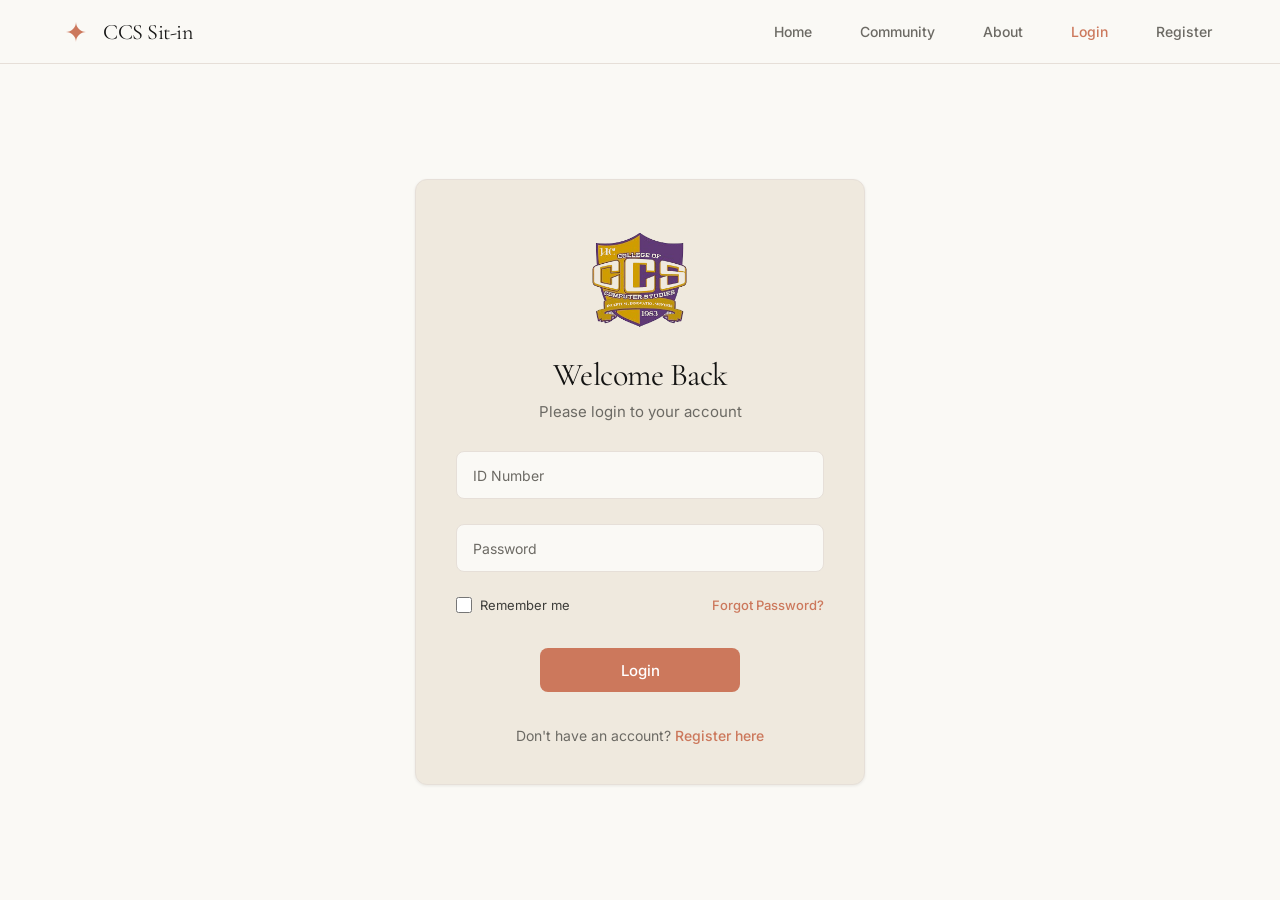
<file: public/history.html>
<!doctype html>
<html lang="en">
  <head>
    <link rel="stylesheet" href="variables.css" />
    <meta charset="UTF-8" />
    <meta name="viewport" content="width=device-width, initial-scale=1.0" />
    <link rel="stylesheet" href="style.css" />
    <link rel="stylesheet" href="Profile.css" />
    <link rel="stylesheet" href="admin.css" />
    <link
      rel="stylesheet"
      href="https://cdnjs.cloudflare.com/ajax/libs/animate.css/4.1.1/animate.min.css"
    />
    <link rel="stylesheet" href="https://cdnjs.cloudflare.com/ajax/libs/font-awesome/6.4.0/css/all.min.css" />
    <title>CCS Dashboard - History</title>
  </head>
  <body>
    <!-- Navigation Bar -->
    <div class="nav">
      <div class="logo">
        <svg viewBox="0 0 24 24" width="24" height="24" fill="currentColor" style="color: var(--primary); flex-shrink: 0;">
          <path d="M12 2c0 5.523-4.477 10-10 10 5.523 0 10 4.477 10 10 0-5.523 4.477-10 10-10-5.523 0-10-4.477-10-10z" />
        </svg>
        <p class="dashboard-text">CCS Sit-in</p>
      </div>

      <div class="links">
        <a href="Profile.html">Home</a>
        <a href="Profile.html#editprofile">Edit Profile</a>
        <a href="summary.html">Sit-In Summary</a>
        <a href="sessions.html">Sessions</a>
        <a href="history.html" class="active">History</a>
        <a href="Leaderboard.html">Leaderboard</a>
        <a href="reservation.html">Reservation</a>
      </div>

      <div class="nav-actions">
        <div class="notification-container">
          <button id="notifBtn" class="notif-btn" title="Notifications">
            <i class="fa-solid fa-bell"></i>
            <span id="notifBadge" class="notif-badge" style="display: none;">0</span>
          </button>
          <div id="notifDropdown" class="notif-dropdown">
            <div class="notif-header">
              <h3>Notifications</h3>
              <button id="markAllReadBtn">Mark all as read</button>
            </div>
            <div id="notifList" class="notif-list">
              <div class="no-notif">No new notifications</div>
            </div>
          </div>
        </div>
        <button id="logoutBtn" class="logout-btn">Log Out</button>
      </div>
      
      <button class="mobile-menu-toggle" aria-label="Toggle menu">
        <span></span>
        <span></span>
        <span></span>
      </button>
    </div>

    <!-- Main Content -->
    <main class="dashboard-main">
      <div class="student-info-section">
        <div class="section-header section-header-center">
          <h2>History Information</h2>
        </div>
        
        <div class="student-info-content">
          <div class="student-table-controls">
            <div class="entries-control">
              <label>Show</label>
              <select id="historyEntriesSelect">
                <option value="10">10</option>
                <option value="25">25</option>
                <option value="50">50</option>
                <option value="100">100</option>
              </select>
              <label>Entries per page</label>
            </div>
            <div class="search-control">
              <label>Search:</label>
              <input type="text" id="historyTableSearch" placeholder="Search history..." />
            </div>
          </div>
          
          <div class="student-table-container">
            <table class="student-table">
              <thead>
                <tr>
                  <th>ID Number</th>
                  <th>Name</th>
                  <th>Purpose</th>
                  <th>Laboratory</th>
                  <th>Login</th>
                  <th>Logout</th>
                  <th>Date</th>
                  <th>Action</th>
                </tr>
              </thead>
              <tbody id="historyTableBody">
                <!-- History records will be loaded here -->
              </tbody>
            </table>
          </div>
          
          <div class="table-footer">
            <div class="showing-entries" id="historyShowingEntries">
              Showing 0 to 0 of 0 entries
            </div>
            <div class="pagination">
              <button class="pagination-btn" onclick="goToFirstPage()">&laquo;&laquo;</button>
              <button class="pagination-btn" onclick="goToPrevPage()">&laquo;</button>
              <span class="pagination-page" id="historyCurrentPage">1</span>
              <button class="pagination-btn" onclick="goToNextPage()">&raquo;</button>
              <button class="pagination-btn" onclick="goToLastPage()">&raquo;&raquo;</button>
            </div>
          </div>
        </div>
        </div>
      </div>
    </main>

    <!-- Feedback Modal -->
    <div id="feedbackModal" class="modal">
      <div class="modal-content">
        <div class="modal-header">
          <h2>Submit Feedback</h2>
          <span class="close-btn" id="closeFeedbackModal">&times;</span>
        </div>
        <div class="modal-body">
          <form id="feedbackForm">
            <div class="form-group">
              <label for="feedbackRating">Rating</label>
              <select id="feedbackRating" required>
                <option value="">Select Rating</option>
                <option value="5">Excellent</option>
                <option value="4">Good</option>
                <option value="3">Average</option>
                <option value="2">Poor</option>
                <option value="1">Very Poor</option>
              </select>
            </div>
            <div class="form-group">
              <label for="feedbackComment">Comment</label>
              <textarea id="feedbackComment" rows="4" placeholder="Share your experience..."></textarea>
            </div>
            <div class="form-buttons">
              <button type="button" class="cancel-btn" id="cancelFeedbackBtn">Cancel</button>
              <button type="submit" class="save-btn">Submit Feedback</button>
            </div>
          </form>
        </div>
      </div>
    </div>

    <script src="history.js"></script>
    <script src="nav-logic.js"></script>
  </body>
</html>
</file>
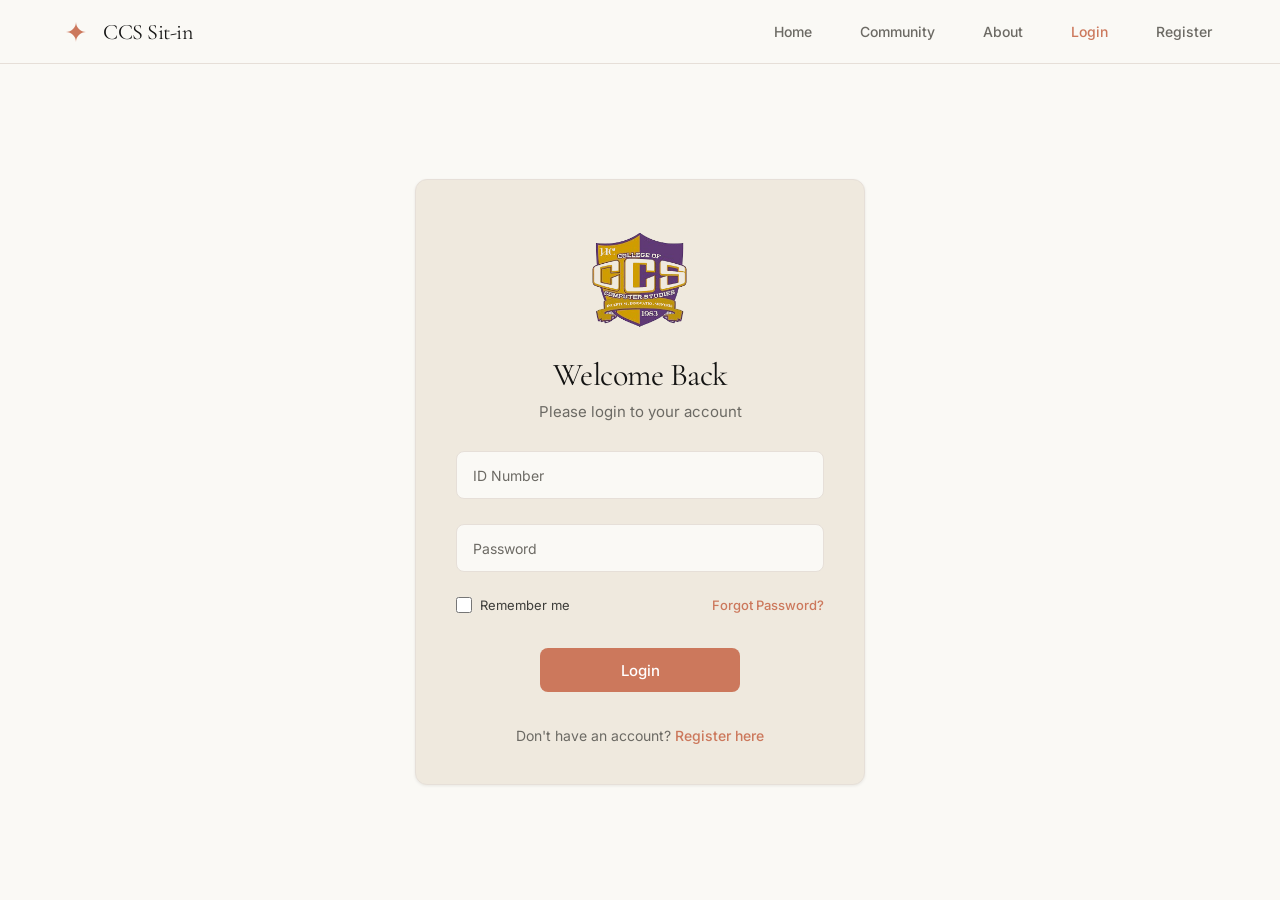
<file: public/Leaderboard.html>
<!doctype html>
<html lang="en">
  <head>
    <link rel="stylesheet" href="variables.css" />
    <meta charset="UTF-8" />
    <meta name="viewport" content="width=device-width, initial-scale=1.0" />
    <link rel="stylesheet" href="style.css" />
    <link rel="stylesheet" href="Profile.css" />
    <link rel="stylesheet" href="Leaderboard.css" />
    <link
      rel="stylesheet"
      href="https://cdnjs.cloudflare.com/ajax/libs/animate.css/4.1.1/animate.min.css"
    />
    <link rel="stylesheet" href="https://cdnjs.cloudflare.com/ajax/libs/font-awesome/6.4.0/css/all.min.css" />
    <title>CCS Dashboard - Leaderboard</title>
  </head>
  <body>
    <!-- Navigation Bar -->
    <div class="nav">
      <div class="logo">
        <svg viewBox="0 0 24 24" width="24" height="24" fill="currentColor" style="color: var(--primary); flex-shrink: 0;">
          <path d="M12 2c0 5.523-4.477 10-10 10 5.523 0 10 4.477 10 10 0-5.523 4.477-10 10-10-5.523 0-10-4.477-10-10z" />
        </svg>
        <p class="dashboard-text">CCS Sit-in</p>
      </div>

      <div class="links">
        <a href="Profile.html">Home</a>
        <a href="Profile.html#editprofile">Edit Profile</a>
        <a href="summary.html">Sit-In Summary</a>
        <a href="sessions.html">Sessions</a>
        <a href="history.html">History</a>
        <a href="Leaderboard.html" class="active">Leaderboard</a>
        <a href="reservation.html">Reservation</a>
      </div>

      <div class="nav-actions">
        <div class="notification-container">
          <button id="notifBtn" class="notif-btn" title="Notifications">
            <i class="fa-solid fa-bell"></i>
            <span id="notifBadge" class="notif-badge" style="display: none;">0</span>
          </button>
          <div id="notifDropdown" class="notif-dropdown">
            <div class="notif-header">
              <h3>Notifications</h3>
              <button id="markAllReadBtn">Mark all as read</button>
            </div>
            <div id="notifList" class="notif-list">
              <div class="no-notif">No new notifications</div>
            </div>
          </div>
        </div>
        <button id="logoutBtn" class="logout-btn">Log Out</button>
      </div>
      
      <button class="mobile-menu-toggle" aria-label="Toggle menu">
        <span></span>
        <span></span>
        <span></span>
      </button>
    </div>

    <!-- Main Content -->
    <main class="dashboard-main">
      <div class="leaderboard-container animate__animated animate__fadeIn">
        
        <!-- Top Stats Row -->
        <div class="stats-row">
          <!-- My Performance Card -->
          <div class="stat-card my-performance-card">
            <div class="card-header">
              <h3><i class="fa-solid fa-user-graduate"></i> My Performance</h3>
            </div>
            <div class="performance-stats">
              <div class="stat-item">
                <span class="stat-label">Your Rank</span>
                <span class="stat-value" id="myRank">#--</span>
              </div>
              <div class="stat-item">
                <span class="stat-label">Total Points</span>
                <span class="stat-value" id="myPoints">0</span>
              </div>
              <div class="stat-item">
                <span class="stat-label">Total Time</span>
                <span class="stat-value" id="myTime">0h 0m</span>
              </div>
            </div>
          </div>

          <!-- Scoring Breakdown Card -->
          <div class="stat-card scoring-card">
            <div class="card-header">
              <h3><i class="fa-solid fa-circle-info"></i> Scoring Breakdown</h3>
            </div>
            <div class="scoring-content">
              <div class="score-rule">
                <span class="rule-icon"><i class="fa-regular fa-clock"></i></span>
                <p>1 Minute = 1 Point</p>
              </div>
              <div class="score-rule">
                <span class="rule-icon"><i class="fa-solid fa-laptop"></i></span>
                <p>Completion = 10 Bonus</p>
              </div>
              <p class="score-note">Points are updated automatically after each session.</p>
            </div>
          </div>
        </div>

        <!-- Top Performers Section -->
        <div class="top-performers-section">
          <div class="section-title">
            <h2><i class="fa-solid fa-crown"></i> Top Performers</h2>
          </div>
          <div class="podium" id="topPerformersContainer">
            <!-- Top 3 will be loaded here -->
            <div class="podium-item second">
              <div class="avatar">?</div>
              <div class="podium-rank">2</div>
              <div class="podium-name">Loading...</div>
              <div class="podium-points">-- pts</div>
            </div>
            <div class="podium-item first">
              <div class="avatar">?</div>
              <div class="podium-rank">1</div>
              <div class="podium-name">Loading...</div>
              <div class="podium-points">-- pts</div>
            </div>
            <div class="podium-item third">
              <div class="avatar">?</div>
              <div class="podium-rank">3</div>
              <div class="podium-name">Loading...</div>
              <div class="podium-points">-- pts</div>
            </div>
          </div>
        </div>

        <!-- Full Leaderboard Table -->
        <div class="full-leaderboard-section">
          <div class="section-header">
            <h2><i class="fa-solid fa-list-ol"></i> Full Leaderboard</h2>
            <div class="table-search">
              <input type="text" id="leaderboardSearch" placeholder="Search student name..." />
            </div>
          </div>
          <div class="table-container">
            <table class="leaderboard-table">
              <thead>
                <tr>
                  <th>Rank</th>
                  <th>Student</th>
                  <th>Course & Year</th>
                  <th>Sessions</th>
                  <th>Total Time</th>
                  <th>Points</th>
                </tr>
              </thead>
              <tbody id="leaderboardTableBody">
                <!-- Leaderboard data will be loaded here -->
                <tr>
                  <td colspan="6" style="text-align: center;">Loading leaderboard data...</td>
                </tr>
              </tbody>
            </table>
          </div>
        </div>
      </div>
    </main>

    <script src="leaderboard.js"></script>
    <script src="nav-logic.js"></script>
  </body>
</html>
</file>
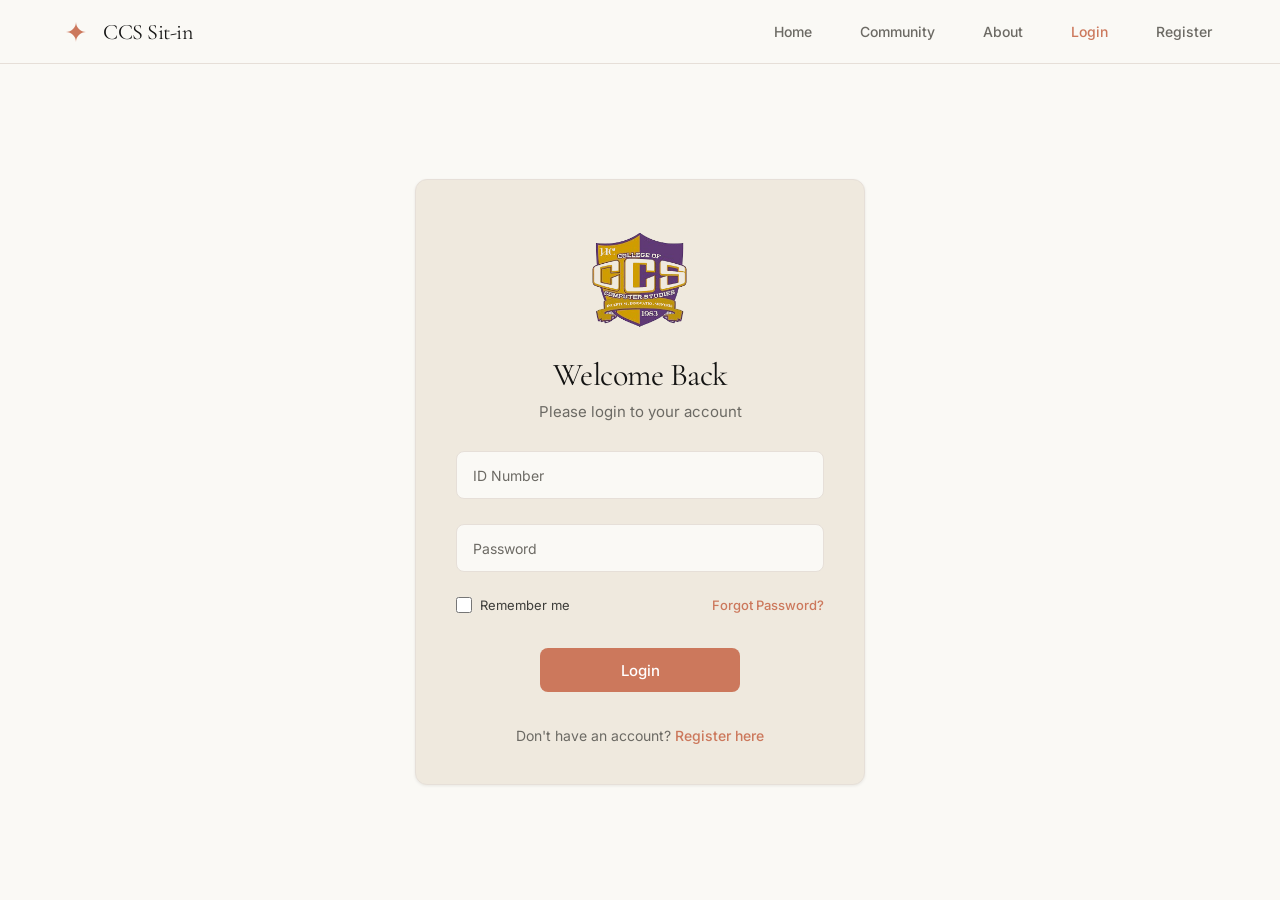
<file: public/Login.html>
<!doctype html>
<html lang="en">
  <head>
    <link rel="stylesheet" href="variables.css" />
    <meta charset="UTF-8" />
    <meta name="viewport" content="width=device-width, initial-scale=1.0" />
    <link rel="stylesheet" href="Login.css" />
    <link rel="stylesheet" href="https://cdnjs.cloudflare.com/ajax/libs/font-awesome/6.4.0/css/all.min.css" />
    <link
      rel="stylesheet"
      href="https://cdnjs.cloudflare.com/ajax/libs/animate.css/4.1.1/animate.min.css"
    />
    <title>CCS Sit-in Monitoring System - Login</title>
  </head>
  <body>
    <div class="nav">
      <div class="logo">
        <svg viewBox="0 0 24 24" width="24" height="24" fill="currentColor" style="color: var(--primary); flex-shrink: 0;">
          <path d="M12 2c0 5.523-4.477 10-10 10 5.523 0 10 4.477 10 10 0-5.523 4.477-10 10-10-5.523 0-10-4.477-10-10z" />
        </svg>
        <p class="title">CCS Sit-in</p>
      </div>

      <div class="links">
        <a href="index.html">Home</a>
        <a href="#community">Community</a>
        <a href="#about">About</a>
        <a href="Login.html" class="active">Login</a>
        <a href="Register.html">Register</a>
      </div>
      
      <button class="mobile-menu-toggle" aria-label="Toggle menu">
        <span></span>
        <span></span>
        <span></span>
      </button>
    </div>

    <main>
      <section class="Login animate__animated animate__fadeInUp">
        <div class="login-container">
          <div class="login-header">
            <img
              src="./images/ucmainccslogo1.png"
              alt="CCS Logo"
              class="login-logo"
            />
            <h1>Welcome Back</h1>
            <p class="subtitle">Please login to your account</p>
          </div>

          <form action="">
            <div class="input-text">
              <input type="text" id="idnumber" placeholder=" " />
              <label for="idnumber">ID Number</label>
            </div>

            <div class="input-text">
              <input type="password" id="password" placeholder=" " />
              <label for="password">Password</label>
            </div>

            <div class="remember-forgot">
              <div class="remember">
                <input type="checkbox" id="remember" />
                <label for="remember">Remember me</label>
              </div>
              <a href="#" class="forgot-link">Forgot Password?</a>
            </div>

            <div class="btn">
              <button type="submit">Login</button>
            </div>

            <div class="register-link">
              <p>Don't have an account? <a href="Register.html">Register here</a></p>
            </div>
          </form>
        </div>
      </section>
    </main>
    <script src="login.js"></script>
  </body>
</html>
</file>
<file: admin.css>
/* Reset and Base Styles */
* {
  margin: 0;
  padding: 0;
  box-sizing: border-box;
}

body {
  font-family: 'Segoe UI', Tahoma, Geneva, Verdana, sans-serif;
  background-color: #f5f5f5;
  min-height: 100vh;
}

/* Navigation Styles */
.admin-nav {
  background-color: #1a1a2e;
  color: white;
  padding: 15px 30px;
  display: flex;
  justify-content: space-between;
  align-items: center;
  position: sticky;
  top: 0;
  z-index: 1000;
  box-shadow: 0 2px 10px rgba(0, 0, 0, 0.1);
}

.nav-logo {
  display: flex;
  align-items: center;
  gap: 15px;
}

.logo-img {
  width: 50px;
  height: 50px;
  object-fit: contain;
}

.logo-text {
  display: flex;
  flex-direction: column;
}

.college-name {
  font-size: 18px;
  font-weight: 600;
  color: #fff;
}

.admin-label {
  font-size: 14px;
  color: #ffd700;
  font-weight: 500;
}

.nav-links {
  display: flex;
  align-items: center;
  gap: 20px;
  flex-wrap: wrap;
}

.nav-link {
  color: #ccc;
  text-decoration: none;
  font-size: 14px;
  padding: 8px 12px;
  border-radius: 5px;
  transition: all 0.3s ease;
}

.nav-link:hover {
  color: white;
  background-color: rgba(255, 255, 255, 0.1);
}

.nav-actions {
  display: flex;
  flex-direction: column;
  align-items: center;
  gap: 2px;
  margin-left: 10px;
}

.notification-container {
  position: relative;
  margin-right: 0 !important;
  /* Reset previous margin */
}

.logout-btn {
  background-color: #dc3545;
  color: white;
  border: none;
  padding: 4px 12px;
  /* Smaller padding for vertical layout */
  border-radius: 4px;
  cursor: pointer;
  font-size: 11px;
  /* Smaller font size */
  font-weight: 600;
  transition: background-color 0.3s ease;
  white-space: nowrap;
}

.logout-btn:hover {
  background-color: #c82333;
}

.mobile-menu-toggle {
  display: none;
  flex-direction: column;
  gap: 5px;
  background: none;
  border: none;
  cursor: pointer;
  padding: 5px;
}

.mobile-menu-toggle span {
  width: 25px;
  height: 3px;
  background-color: white;
  border-radius: 2px;
}

/* Main Content */
.admin-main {
  padding: 30px;
  max-width: 1400px;
  margin: 0 auto;
}

/* Bottom Section with 2 Columns */
.bottom-section {
  display: grid;
  grid-template-columns: 1fr 1fr;
  gap: 30px;
  margin-top: 30px;
}

.column {
  background-color: white;
  border-radius: 10px;
  box-shadow: 0 4px 15px rgba(0, 0, 0, 0.1);
  overflow: hidden;
}

.card-header {
  background-color: #1a1a2e;
  color: white;
  padding: 20px 25px;
}

.card-header h2 {
  font-size: 20px;
  font-weight: 600;
}

/* Statistics Column */
.statistics-column .card-header {
  background-color: #1a1a2e;
}

.stats-grid {
  display: grid;
  grid-template-columns: 1fr;
  gap: 15px;
  padding: 25px;
}

.stat-item {
  display: flex;
  justify-content: space-between;
  align-items: center;
  padding: 15px 20px;
  background-color: #f8f9fa;
  border-radius: 8px;
  border-left: 4px solid #1a1a2e;
}

.stat-label {
  font-size: 16px;
  color: #333;
  font-weight: 500;
}

.stat-value {
  font-size: 24px;
  font-weight: 700;
  color: #1a1a2e;
}

/* Language Graph */
.language-graph {
  padding: 25px;
  border-top: 1px solid #eee;
  display: flex;
  flex-direction: column;
  align-items: center;
}

.radar-legend {
  display: flex;
  flex-wrap: wrap;
  justify-content: center;
  gap: 15px;
  margin-top: 20px;
}

.radar-legend-item {
  display: flex;
  align-items: center;
  gap: 5px;
  font-size: 12px;
  color: #666;
}

.radar-legend-color {
  width: 12px;
  height: 12px;
  border-radius: 2px;
}

/* Announcement Column */
.announcement-column {
  display: flex;
  flex-direction: column;
}

.announcement-header {
  display: flex;
  align-items: center;
  gap: 10px;
}

.announcement-icon {
  font-size: 24px;
}

.new-assignment {
  padding: 20px 25px 10px;
}

.new-assignment h3 {
  font-size: 16px;
  color: #666;
  font-weight: 500;
}

/* Post Announcement */
.post-announcement {
  padding: 0 25px 20px;
}

.post-announcement textarea {
  width: 100%;
  padding: 15px;
  border: 1px solid #ddd;
  border-radius: 8px;
  font-size: 14px;
  font-family: inherit;
  resize: vertical;
  transition: border-color 0.3s ease;
}

.post-announcement textarea:focus {
  outline: none;
  border-color: #1a1a2e;
}

.submit-btn {
  margin-top: 15px;
  background-color: #1a1a2e;
  color: white;
  border: none;
  padding: 12px 30px;
  border-radius: 5px;
  cursor: pointer;
  font-size: 14px;
  font-weight: 500;
  transition: background-color 0.3s ease;
}

.submit-btn:hover {
  background-color: #2d2d4a;
}

/* Posted Announcements */
.posted-announcements {
  padding: 20px 25px 25px;
  border-top: 1px solid #eee;
  flex: 1;
}

.posted-announcements h3 {
  font-size: 16px;
  color: #333;
  margin-bottom: 15px;
  font-weight: 600;
}

.announcements-list {
  max-height: 300px;
  overflow-y: auto;
}

.announcement-item {
  background-color: #f8f9fa;
  border-left: 4px solid #1a1a2e;
  padding: 15px;
  border-radius: 5px;
  margin-bottom: 10px;
}

.announcement-item:last-child {
  margin-bottom: 0;
}

.announcement-date {
  font-size: 12px;
  color: #999;
  margin-bottom: 5px;
}

.announcement-content {
  font-size: 14px;
  color: #333;
  line-height: 1.5;
}

.no-announcements {
  text-align: center;
  color: #999;
  padding: 20px;
  font-size: 14px;
}

/* Responsive Design */
@media (max-width: 1024px) {
  .bottom-section {
    grid-template-columns: 1fr;
  }

  .nav-links {
    display: none;
    position: absolute;
    top: 100%;
    left: 0;
    right: 0;
    background-color: #1a1a2e;
    flex-direction: column;
    padding: 20px;
    gap: 10px;
  }

  .nav-links.active {
    display: flex;
  }

  .mobile-menu-toggle {
    display: flex;
  }
}

@media (max-width: 768px) {
  .admin-nav {
    padding: 15px 20px;
  }

  .college-name {
    font-size: 14px;
  }

  .admin-main {
    padding: 20px;
  }

  .graph-container {
    height: 150px;
  }

  .bar-fill {
    width: 30px;
  }
}

/* Animations */
@keyframes fadeIn {
  from {
    opacity: 0;
    transform: translateY(20px);
  }

  to {
    opacity: 1;
    transform: translateY(0);
  }
}

.column {
  animation: fadeIn 0.5s ease;
}

.statistics-column {
  animation-delay: 0.1s;
}

.announcement-column {
  animation-delay: 0.2s;
}

/* Scrollbar Styles */
.announcements-list::-webkit-scrollbar {
  width: 8px;
}

.announcements-list::-webkit-scrollbar-track {
  background: #f1f1f1;
  border-radius: 4px;
}

.announcements-list::-webkit-scrollbar-thumb {
  background: #1a1a2e;
  border-radius: 4px;
}

.announcements-list::-webkit-scrollbar-thumb:hover {
  background: #2d2d4a;
}

/* Search Student Modal */
.modal {
  display: none;
  position: fixed;
  z-index: 2000;
  left: 0;
  top: 0;
  width: 100%;
  height: 100%;
  background-color: rgba(0, 0, 0, 0.5);
  animation: fadeIn 0.3s ease;
}

.modal.show {
  display: flex;
  align-items: center;
  justify-content: center;
}

.modal-content {
  background-color: white;
  border-radius: 15px;
  width: 90%;
  max-width: 450px;
  box-shadow: 0 10px 40px rgba(0, 0, 0, 0.3);
  animation: slideIn 0.3s ease;
  max-height: 90vh;
  display: flex;
  flex-direction: column;
}

@keyframes slideIn {
  from {
    opacity: 0;
    transform: translateY(-50px);
  }

  to {
    opacity: 1;
    transform: translateY(0);
  }
}

.modal-header {
  background-color: #1a1a2e;
  color: white;
  padding: 20px 25px;
  border-radius: 15px 15px 0 0;
  display: flex;
  justify-content: space-between;
  align-items: center;
}

.modal-header h2 {
  font-size: 20px;
  font-weight: 600;
  margin: 0;
}

.close-modal {
  color: #aaa;
  font-size: 28px;
  font-weight: bold;
  cursor: pointer;
  transition: color 0.3s ease;
  line-height: 1;
}

.close-modal:hover {
  color: white;
}

.modal-body {
  padding: 30px 25px;
  overflow-y: auto;
}

.form-group {
  margin-bottom: 0;
}

.form-group label {
  display: block;
  font-size: 14px;
  font-weight: 600;
  color: #333;
  margin-bottom: 10px;
}

.form-group input {
  width: 100%;
  padding: 14px 15px;
  border: 2px solid #ddd;
  border-radius: 8px;
  font-size: 15px;
  transition: border-color 0.3s ease;
}

.form-group input:focus {
  outline: none;
  border-color: #1a1a2e;
}

.form-group input::placeholder {
  color: #999;
}

.modal-footer {
  padding: 0 25px 25px;
  display: flex;
  justify-content: flex-end;
}

.search-btn {
  background-color: #1a1a2e;
  color: white;
  border: none;
  padding: 12px 35px;
  border-radius: 8px;
  cursor: pointer;
  font-size: 15px;
  font-weight: 600;
  transition: background-color 0.3s ease;
}

.search-btn:hover {
  background-color: #2d2d4a;
}

/* Sit-In Modal Styles */
.sitin-footer {
  display: flex;
  justify-content: space-between;
  gap: 15px;
}

.cancel-btn {
  background-color: #6c757d;
  color: white;
  border: none;
  padding: 12px 25px;
  border-radius: 8px;
  cursor: pointer;
  font-size: 15px;
  font-weight: 600;
  transition: background-color 0.3s ease;
}

.cancel-btn:hover {
  background-color: #5a6268;
}

.form-group select {
  width: 100%;
  padding: 14px 15px;
  border: 2px solid #ddd;
  border-radius: 8px;
  font-size: 15px;
  transition: border-color 0.3s ease;
  background-color: white;
  cursor: pointer;
}

.form-group select:focus {
  outline: none;
  border-color: #1a1a2e;
}

/* Student Information Section */
.student-info-section {
  background-color: white;
  border-radius: 10px;
  box-shadow: 0 4px 15px rgba(0, 0, 0, 0.1);
  margin-top: 30px;
  animation: fadeIn 0.5s ease;
}

.student-info-section .section-header {
  background-color: #1a1a2e;
  color: white;
  padding: 20px 25px;
  border-radius: 10px 10px 0 0;
}

.student-info-section .section-header h2 {
  font-size: 20px;
  font-weight: 600;
  margin: 0;
}

.student-info-content {
  padding: 25px;
}

.student-actions {
  display: flex;
  gap: 15px;
  margin-bottom: 20px;
}

.action-btn {
  padding: 12px 25px;
  border: none;
  border-radius: 5px;
  cursor: pointer;
  font-size: 14px;
  font-weight: 600;
  transition: all 0.3s ease;
}

.add-btn {
  background-color: #28a745;
  color: white;
}

.add-btn:hover {
  background-color: #218838;
}

.reset-btn {
  background-color: #ffc107;
  color: #333;
}

.reset-btn:hover {
  background-color: #e0a800;
}

.student-table-controls {
  display: flex;
  justify-content: space-between;
  align-items: center;
  margin-bottom: 20px;
  flex-wrap: wrap;
  gap: 15px;
}

.entries-control {
  display: flex;
  align-items: center;
  gap: 10px;
}

.entries-control label {
  font-size: 14px;
  color: #333;
}

.entries-control select {
  padding: 8px 12px;
  border: 1px solid #ddd;
  border-radius: 5px;
  font-size: 14px;
  cursor: pointer;
}

.search-control {
  display: flex;
  align-items: center;
  gap: 10px;
}

.search-control label {
  font-size: 14px;
  color: #333;
}

.search-control input {
  padding: 8px 12px;
  border: 1px solid #ddd;
  border-radius: 5px;
  font-size: 14px;
  width: 200px;
}

.search-control input:focus {
  outline: none;
  border-color: #1a1a2e;
}

.student-table-container {
  overflow-x: auto;
}

.student-table {
  width: 100%;
  border-collapse: collapse;
  font-size: 14px;
}

.student-table thead {
  background-color: #f8f9fa;
}

.student-table th {
  padding: 15px;
  text-align: left;
  font-weight: 600;
  color: #333;
  border-bottom: 2px solid #1a1a2e;
}

.student-table td {
  padding: 12px 15px;
  border-bottom: 1px solid #eee;
  color: #666;
}

.student-table tbody tr:hover {
  background-color: #f8f9fa;
}

.student-table .actions-cell {
  display: flex;
  gap: 8px;
}

.student-table .action-icon {
  width: 32px;
  height: 32px;
  border: none;
  border-radius: 5px;
  cursor: pointer;
  display: flex;
  align-items: center;
  justify-content: center;
  transition: all 0.3s ease;
}

.student-table .edit-btn {
  background-color: #17a2b8;
  color: white;
}

.student-table .edit-btn:hover {
  background-color: #138496;
}

.student-table .delete-btn {
  background-color: #dc3545;
  color: white;
}

.student-table .delete-btn:hover {
  background-color: #c82333;
}

/* Centered Section Header */
.section-header-center {
  text-align: center !important;
}

/* Table Footer with Pagination */
.table-footer {
  display: flex;
  justify-content: space-between;
  align-items: center;
  margin-top: 20px;
  padding-top: 15px;
  border-top: 1px solid #eee;
}

.showing-entries {
  font-size: 14px;
  color: #666;
}

.pagination {
  display: flex;
  align-items: center;
  gap: 5px;
}

.pagination-btn {
  padding: 8px 12px;
  border: 1px solid #ddd;
  background-color: white;
  color: #333;
  cursor: pointer;
  border-radius: 4px;
  font-size: 14px;
  transition: all 0.3s ease;
}

.pagination-btn:hover {
  background-color: #1a1a2e;
  color: white;
  border-color: #1a1a2e;
}

.pagination-page {
  padding: 8px 12px;
  font-weight: bold;
  color: #1a1a2e;
}

/* Status Badge */
.status-badge {
  padding: 4px 10px;
  border-radius: 12px;
  font-size: 12px;
  font-weight: 600;
}

.status-active {
  background-color: #28a745;
  color: white;
}

.status-completed {
  background-color: #6c757d;
  color: white;
}

/* Approve and Reject buttons */
.student-table .approve-btn {
  background-color: #28a745;
  color: white;
  margin-right: 5px;
}

.student-table .approve-btn:hover {
  background-color: #218838;
}

.student-table .reject-btn {
  background-color: #dc3545;
  color: white;
}

.student-table .reject-btn:hover {
  background-color: #c82333;
}

/* Report Controls */
.report-controls {
  display: flex;
  justify-content: space-between;
  align-items: center;
  margin-bottom: 20px;
  padding: 15px;
  background-color: #f8f9fa;
  border-radius: 8px;
  box-shadow: 0 2px 4px rgba(0, 0, 0, 0.05);
  flex-wrap: wrap;
  gap: 15px;
}

.report-filters {
  display: flex;
  align-items: center;
  gap: 10px;
  flex-wrap: wrap;
}

.filter-group {
  display: flex;
  align-items: center;
  gap: 5px;
}

.filter-group label {
  font-weight: 600;
  font-size: 14px;
  color: #555;
}

.filter-group input[type="date"] {
  padding: 6px 10px;
  border: 1px solid #ddd;
  border-radius: 4px;
  font-size: 14px;
}

.filter-btn {
  background-color: #1a1a2e;
  color: white;
  border: none;
  padding: 7px 15px;
  border-radius: 4px;
  cursor: pointer;
  font-weight: 500;
  transition: background-color 0.2s;
}

.filter-btn:hover {
  background-color: #2c2c54;
}

.reset-btn {
  background-color: #6c757d;
  color: white;
  border: none;
  padding: 7px 15px;
  border-radius: 4px;
  cursor: pointer;
  font-weight: 500;
  transition: background-color 0.2s;
}

.reset-btn:hover {
  background-color: #5a6268;
}

.report-exports {
  display: flex;
  gap: 8px;
  flex-wrap: wrap;
}

.export-btn {
  display: flex;
  align-items: center;
  gap: 6px;
  padding: 8px 12px;
  border: none;
  border-radius: 4px;
  cursor: pointer;
  font-weight: 500;
  font-size: 13px;
  transition: all 0.2s;
  color: white;
}

.csv-btn {
  background-color: #17a2b8;
}

.csv-btn:hover {
  background-color: #138496;
}

.excel-btn {
  background-color: #28a745;
}

.excel-btn:hover {
  background-color: #218838;
}

.pdf-btn {
  background-color: #dc3545;
}

.pdf-btn:hover {
  background-color: #c82333;
}

.print-btn {
  background-color: #6610f2;
}

.print-btn:hover {
  background-color: #520dc2;
}

@media (max-width: 768px) {
  .report-controls {
    flex-direction: column;
    align-items: flex-start;
  }

  .report-exports {
    width: 100%;
    justify-content: flex-start;
  }
}

/* Print Specific Styles */
@media print {
  body * {
    visibility: hidden;
  }

  #sitinReportsSection,
  #sitinReportsSection * {
    visibility: visible;
  }

  #sitinReportsSection {
    position: absolute;
    left: 0;
    top: 0;
    width: 100%;
    background-color: white !important;
    padding: 0;
    margin: 0;
  }

  .report-controls,
  .student-table-controls,
  .table-footer,
  .pagination,
  .admin-nav,
  .mobile-menu-toggle {
    display: none !important;
  }

  .student-table {
    border-collapse: collapse;
    width: 100%;
  }

  .student-table th,
  .student-table td {
    border: 1px solid #ddd;
    padding: 8px;
    text-align: left;
    color: black !important;
  }

  .section-header h2 {
    color: black !important;
    margin-bottom: 20px;
    text-align: center;
  }
}

/* Notification Styles */

.notif-btn {
  background: none;
  border: none;
  color: #ccc;
  font-size: 20px;
  cursor: pointer;
  position: relative;
  padding: 5px;
  transition: all 0.3s ease;
  display: flex;
  align-items: center;
  justify-content: center;
}

.notif-btn:hover {
  color: white;
  transform: scale(1.1);
}

.notif-badge {
  position: absolute;
  top: -2px;
  right: -2px;
  background-color: #dc3545;
  color: white;
  font-size: 11px;
  font-weight: bold;
  padding: 2px 5px;
  border-radius: 50%;
  min-width: 18px;
  height: 18px;
  display: flex;
  align-items: center;
  justify-content: center;
  border: 2px solid #1a1a2e;
}

.notification-container {
  position: relative;
  display: inline-block;
}

.notif-dropdown {
  position: absolute;
  top: 100%;
  right: 0;
  width: 350px;
  background-color: white;
  border-radius: 10px;
  box-shadow: 0 5px 25px rgba(0, 0, 0, 0.2);
  margin-top: 15px;
  display: none;
  z-index: 1001;
  overflow: hidden;
  animation: fadeIn 0.3s ease;
}

.notif-dropdown.show {
  display: block;
}

.notif-header {
  padding: 15px 20px;
  background-color: #f8f9fa;
  border-bottom: 1px solid #eee;
  display: flex;
  justify-content: space-between;
  align-items: center;
}

.notif-header h3 {
  font-size: 16px;
  margin: 0;
  color: #333;
}

.notif-header button {
  background: none;
  border: none;
  color: #007bff;
  font-size: 12px;
  cursor: pointer;
  font-weight: 600;
}

.notif-header button:hover {
  text-decoration: underline;
}

.notif-list {
  max-height: 400px;
  overflow-y: auto;
}

.notif-item {
  padding: 15px 20px;
  border-bottom: 1px solid #f1f1f1;
  transition: background-color 0.2s;
  cursor: pointer;
  position: relative;
}

.notif-item:hover {
  background-color: #f8f9fa;
}

.notif-item.unread {
  background-color: #eef7ff;
}

.notif-item.unread::before {
  content: '';
  position: absolute;
  left: 8px;
  top: 50%;
  transform: translateY(-50%);
  width: 6px;
  height: 6px;
  background-color: #007bff;
  border-radius: 50%;
}

.notif-item-title {
  font-size: 14px;
  font-weight: 600;
  color: #333;
  margin-bottom: 5px;
  display: block;
}

.notif-item-message {
  font-size: 13px;
  color: #666;
  line-height: 1.4;
  margin-bottom: 5px;
  display: block;
}

.notif-item-date {
  font-size: 11px;
  color: #999;
}

.no-notif {
  padding: 30px;
  text-align: center;
  color: #999;
  font-size: 14px;
}

/* Dropdown Manager Redesign Styles */
.manager-grid {
  display: grid;
  grid-template-columns: repeat(auto-fit, minmax(300px, 1fr));
  gap: 25px;
  padding: 10px;
}

.manager-card {
  background-color: #fff;
  border-radius: 12px;
  border: 1px solid #eee;
  box-shadow: 0 2px 10px rgba(0, 0, 0, 0.05);
  display: flex;
  flex-direction: column;
  overflow: hidden;
}

.card-title {
  padding: 15px 20px;
  background-color: #f8f9fa;
  border-bottom: 1px solid #eee;
  display: flex;
  justify-content: space-between;
  align-items: center;
}

.card-title h3 {
  font-size: 16px;
  font-weight: 700;
  color: #1a1a2e;
  margin: 0;
}

.add-new-btn {
  background-color: #28a745;
  color: white;
  border: none;
  padding: 6px 12px;
  border-radius: 6px;
  font-size: 12px;
  font-weight: 600;
  cursor: pointer;
  transition: all 0.3s ease;
}

.add-new-btn:hover {
  background-color: #218838;
  transform: translateY(-1px);
}

.card-list {
  padding: 10px;
  max-height: 500px;
  overflow-y: auto;
}

.item-row {
  display: flex;
  justify-content: space-between;
  align-items: center;
  padding: 12px 15px;
  border-bottom: 1px solid #f1f1f1;
  transition: background-color 0.2s;
}

.item-row:last-child {
  border-bottom: none;
}

.item-row:hover {
  background-color: #fcfcfc;
}

.item-info {
  display: flex;
  flex-direction: column;
  gap: 4px;
}

.item-name {
  font-size: 14px;
  font-weight: 500;
  color: #333;
}

.item-status {
  font-size: 11px;
  font-weight: 600;
  text-transform: uppercase;
}

.item-actions {
  display: flex;
  gap: 8px;
}

.icon-btn {
  width: 32px;
  height: 32px;
  border-radius: 6px;
  border: none;
  display: flex;
  align-items: center;
  justify-content: center;
  cursor: pointer;
  transition: all 0.2s;
  font-size: 14px;
}

.edit-btn {
  background-color: #e3f2fd;
  color: #1976d2;
}

.edit-btn:hover {
  background-color: #bbdefb;
}

.status-btn {
  background-color: #fff3e0;
  color: #f57c00;
}

.status-btn:hover {
  background-color: #ffe0b2;
}

.delete-btn {
  background-color: #ffebee;
  color: #d32f2f;
}

.delete-btn:hover {
  background-color: #ffcdd2;
}

.software-btn {
  background-color: #f3e5f5;
  color: #7b1fa2;
}

.software-btn:hover {
  background-color: #e1bee7;
}

/* Modal Styles */
.modal {
  display: none;
  position: fixed;
  z-index: 2000;
  left: 0;
  top: 0;
  width: 100%;
  height: 100%;
  background-color: rgba(0, 0, 0, 0.5);
  align-items: center;
  justify-content: center;
}

.modal.show {
  display: flex;
}

.modal-content {
  background-color: #fff;
  border-radius: 12px;
  width: 100%;
  max-width: 500px;
  box-shadow: 0 10px 30px rgba(0, 0, 0, 0.2);
  overflow: hidden;
  animation: modalIn 0.3s ease;
}

@keyframes modalIn {
  from {
    opacity: 0;
    transform: translateY(-20px);
  }

  to {
    opacity: 1;
    transform: translateY(0);
  }
}

.modal-header {
  padding: 20px 25px;
  background-color: #1a1a2e;
  color: white;
  display: flex;
  justify-content: space-between;
  align-items: center;
}

.modal-header h2 {
  font-size: 18px;
  margin: 0;
}

.close-btn {
  font-size: 24px;
  cursor: pointer;
}

.modal-body {
  padding: 25px;
}

.modal-footer {
  padding: 15px 25px;
  background-color: #f8f9fa;
  display: flex;
  justify-content: flex-end;
  gap: 12px;
}

/* Software Manager Styles */
.software-tags-container {
  display: flex;
  flex-wrap: wrap;
  gap: 8px;
  margin-bottom: 20px;
  padding: 15px;
  border: 1px solid #ddd;
  border-radius: 8px;
  min-height: 100px;
  background-color: #fcfcfc;
}

.software-tag {
  background-color: #1a1a2e;
  color: white;
  padding: 6px 12px;
  border-radius: 20px;
  font-size: 12px;
  display: flex;
  align-items: center;
  gap: 8px;
}

.remove-tag {
  cursor: pointer;
  opacity: 0.7;
  transition: opacity 0.2s;
}

.remove-tag:hover {
  opacity: 1;
}

.software-input-group {
  display: flex;
  gap: 10px;
  margin-bottom: 20px;
}

.software-input-group input {
  flex: 1;
  padding: 10px 15px;
  border: 1px solid #ddd;
  border-radius: 6px;
}

.add-tag-btn {
  background-color: #1a1a2e;
  color: white;
  border: none;
  width: 40px;
  border-radius: 6px;
  cursor: pointer;
}

.suggested-software p {
  font-size: 13px;
  color: #666;
  margin-bottom: 10px;
}

.suggestions {
  display: flex;
  flex-wrap: wrap;
  gap: 8px;
}

.suggestion-tag {
  background-color: #eee;
  padding: 4px 10px;
  border-radius: 4px;
  font-size: 12px;
  cursor: pointer;
  transition: background-color 0.2s;
}

.suggestion-tag:hover {
  background-color: #ddd;
}

@media (max-width: 768px) {
  .manager-grid {
    grid-template-columns: 1fr;
  }
}

/* Leaderboard Styles */
.podium {
  display: flex;
  justify-content: center;
  align-items: flex-end;
  gap: 20px;
  height: 300px;
  padding-bottom: 20px;
  margin-bottom: 40px;
}

.podium-item {
  display: flex;
  flex-direction: column;
  align-items: center;
  width: 150px;
  padding: 20px;
  background: white;
  border-radius: 15px 15px 8px 8px;
  position: relative;
  box-shadow: 0 10px 25px rgba(0, 0, 0, 0.05);
}

.podium-item .avatar {
  width: 60px;
  height: 60px;
  background: #f1f3f9;
  border-radius: 50%;
  display: flex;
  justify-content: center;
  align-items: center;
  font-size: 1.5rem;
  font-weight: bold;
  margin-bottom: 15px;
  border: 3px solid white;
  color: #1a1a2e;
}

.podium-rank {
  position: absolute;
  bottom: -15px;
  width: 30px;
  height: 30px;
  background: #1a1a2e;
  color: white;
  border-radius: 50%;
  display: flex;
  justify-content: center;
  align-items: center;
  font-weight: bold;
  box-shadow: 0 4px 8px rgba(0, 0, 0, 0.1);
}

.podium-name {
  font-weight: 600;
  font-size: 0.95rem;
  margin-bottom: 5px;
  color: #1a1a2e;
  text-align: center;
}

.podium-points {
  font-size: 0.85rem;
  color: #4361ee;
  font-weight: 700;
}

.podium-item.first {
  height: 250px;
  background: linear-gradient(180deg, #fff 0%, #fff9e6 100%);
  border-top: 5px solid #ff9f1c;
  z-index: 2;
}

.podium-item.first .avatar {
  width: 80px;
  height: 80px;
  border-color: #ff9f1c;
}

.podium-item.first .podium-rank {
  background: #ff9f1c;
  width: 40px;
  height: 40px;
  font-size: 1.2rem;
  bottom: -20px;
}

.podium-item.second {
  height: 200px;
  border-top: 5px solid #a8a8a8;
}

.podium-item.second .podium-rank {
  background: #a8a8a8;
}

.podium-item.third {
  height: 170px;
  border-top: 5px solid #cd7f32;
}

.podium-item.third .podium-rank {
  background: #cd7f32;
}

/* Leaderboard Styles */
.leaderboard-container {
  padding: 20px;
}

.top-performers-section {
  margin-bottom: 40px;
  text-align: center;
}

.section-title h2 {
  color: #1a1a2e;
  margin-bottom: 30px;
  display: flex;
  justify-content: center;
  align-items: center;
  gap: 15px;
}

.section-title h2 i {
  color: #ff9f1c;
}

.podium {
  display: flex;
  justify-content: center;
  align-items: flex-end;
  gap: 20px;
  height: 300px;
  padding-bottom: 20px;
}

.podium-item {
  display: flex;
  flex-direction: column;
  align-items: center;
  width: 150px;
  padding: 20px;
  background: white;
  border-radius: 15px 15px 8px 8px;
  position: relative;
  box-shadow: 0 10px 25px rgba(0, 0, 0, 0.1);
}

.podium-item .avatar {
  width: 60px;
  height: 60px;
  background: #e2e8f0;
  border-radius: 50%;
  display: flex;
  justify-content: center;
  align-items: center;
  font-size: 1.5rem;
  font-weight: bold;
  margin-bottom: 15px;
  border: 3px solid white;
}

.podium-rank {
  position: absolute;
  bottom: -15px;
  width: 30px;
  height: 30px;
  background: #4361ee;
  color: white;
  border-radius: 50%;
  display: flex;
  justify-content: center;
  align-items: center;
  font-weight: bold;
  box-shadow: 0 4px 8px rgba(0, 0, 0, 0.2);
}

.podium-name {
  font-weight: 600;
  font-size: 0.95rem;
  margin-bottom: 5px;
  color: #1a1a2e;
}

.podium-points {
  font-size: 0.85rem;
  color: #4361ee;
  font-weight: 700;
}

.podium-item.first {
  height: 250px;
  background: linear-gradient(180deg, #fff 0%, #fff9e6 100%);
  border-top: 5px solid #ff9f1c;
  z-index: 2;
}

.podium-item.first .avatar {
  width: 80px;
  height: 80px;
  border-color: #ff9f1c;
}

.podium-item.first .podium-rank {
  background: #ff9f1c;
  width: 40px;
  height: 40px;
  font-size: 1.2rem;
  bottom: -20px;
}

.podium-item.second {
  height: 200px;
  border-top: 5px solid #a8a8a8;
}

.podium-item.second .podium-rank {
  background: #a8a8a8;
}

.podium-item.third {
  height: 170px;
  border-top: 5px solid #cd7f32;
}

.podium-item.third .podium-rank {
  background: #cd7f32;
}

.full-leaderboard-section {
  background: white;
  border-radius: 12px;
  padding: 25px;
  box-shadow: 0 4px 15px rgba(0, 0, 0, 0.05);
}

.full-leaderboard-section .section-header {
  display: flex;
  justify-content: space-between;
  align-items: center;
  margin-bottom: 25px;
}

.full-leaderboard-section h2 {
  margin: 0;
  color: #1a1a2e;
  font-size: 1.3rem;
  display: flex;
  align-items: center;
  gap: 12px;
}

.table-search input {
  padding: 8px 15px;
  border: 1px solid #e0e0e0;
  border-radius: 20px;
  width: 250px;
  font-size: 0.9rem;
  transition: all 0.3s ease;
}

.table-search input:focus {
  border-color: #4361ee;
  width: 300px;
  outline: none;
  box-shadow: 0 0 0 3px rgba(67, 97, 238, 0.1);
}

.leaderboard-table {
  width: 100%;
  border-collapse: collapse;
}

.leaderboard-table th {
  text-align: left;
  padding: 15px;
  background: #f8f9ff;
  color: #4361ee;
  font-weight: 600;
  font-size: 0.9rem;
}

.leaderboard-table td {
  padding: 15px;
  border-bottom: 1px solid #f0f0f0;
  font-size: 0.95rem;
  color: #333;
}

.leaderboard-table tr:hover {
  background-color: #fcfcff;
}

.rank-badge {
  width: 30px;
  height: 30px;
  border-radius: 50%;
  display: flex;
  justify-content: center;
  align-items: center;
  font-weight: bold;
  font-size: 0.85rem;
}

.rank-1 {
  background: #ff9f1c;
  color: white;
}

.rank-2 {
  background: #a8a8a8;
  color: white;
}

.rank-3 {
  background: #cd7f32;
  color: white;
}

/* Sidebar Dropdown Styles */
.nav-dropdown {
  position: relative;
}

.nav-dropdown .dropdown-menu {
  display: none;
  position: absolute;
  top: 100%;
  left: 0;
  background-color: #1a1a2e;
  min-width: 180px;
  box-shadow: 0 8px 16px rgba(0, 0, 0, 0.2);
  z-index: 1001;
  border-radius: 4px;
  padding: 10px 0;
}

.nav-dropdown.active .dropdown-menu {
  display: block;
}

.dropdown-item {
  color: #ccc;
  padding: 10px 20px;
  text-decoration: none;
  display: block;
  font-size: 14px;
  transition: all 0.3s ease;
}

.dropdown-item:hover {
  color: white;
  background-color: rgba(255, 255, 255, 0.1);
}

.dropdown-toggle i {
  font-size: 10px;
  margin-left: 5px;
  transition: transform 0.3s ease;
}

.nav-dropdown.active .dropdown-toggle i {
  transform: rotate(180deg);
}

/* Toast Notifications */
.toast-container {
  position: fixed;
  top: 20px;
  right: 20px;
  z-index: 9999;
  display: flex;
  flex-direction: column;
  gap: 10px;
}

.toast {
  background: white;
  border-radius: 8px;
  padding: 16px 24px;
  box-shadow: 0 4px 12px rgba(0, 0, 0, 0.15);
  display: flex;
  align-items: center;
  gap: 12px;
  min-width: 300px;
  position: relative;
  overflow: hidden;
}

.toast-success {
  border-left: 4px solid #28a745;
}

.toast-error {
  border-left: 4px solid #dc3545;
}

.toast-info {
  border-left: 4px solid #17a2b8;
}

.toast-warning {
  border-left: 4px solid #ffc107;
}

.toast i {
  font-size: 20px;
}

.toast-success i {
  color: #28a745;
}

.toast-error i {
  color: #dc3545;
}

.toast-info i {
  color: #17a2b8;
}

.toast-warning i {
  color: #ffc107;
}

.toast-content {
  color: #333;
  font-weight: 500;
}

.toast-progress {
  position: absolute;
  bottom: 0;
  left: 0;
  height: 3px;
  background: rgba(0, 0, 0, 0.1);
  width: 100%;
  animation: toastProgress 3s linear forwards;
}

@keyframes toastProgress {
  from {
    width: 100%;
  }

  to {
    width: 0%;
  }
}

/* PC Management and Selection Grid Styles */
.pc-manage-card {
  background: #f8fafc;
  border: 1px solid #cbd5e1;
  border-radius: 8px;
  padding: 15px;
  text-align: center;
  transition: all 0.25s cubic-bezier(0.4, 0, 0.2, 1);
  box-shadow: 0 1px 3px rgba(0,0,0,0.05);
}

.pc-manage-card:hover {
  transform: translateY(-4px);
  box-shadow: 0 10px 15px -3px rgba(0, 0, 0, 0.1), 0 4px 6px -4px rgba(0, 0, 0, 0.1);
  border-color: #94a3b8;
}

.pc-manage-card.pc-status-disabled {
  background: #fef2f2;
  border-color: #fca5a5;
  color: #991b1b;
}

.pc-manage-card.pc-status-disabled button {
  background-color: #10b981;
}

.pc-manage-card.pc-status-disabled button:hover {
  background-color: #059669;
}

.pc-manage-card button:hover {
  opacity: 0.9;
}

/* PC Select buttons in Approval Modal */
.pc-select-btn {
  transition: all 0.2s ease;
  outline: none;
}

.pc-select-btn:not(:disabled):hover {
  transform: scale(1.08);
  box-shadow: 0 4px 6px rgba(0,0,0,0.08);
}

.pc-selection-grid::-webkit-scrollbar {
  width: 6px;
}

.pc-selection-grid::-webkit-scrollbar-track {
  background: #f1f5f9;
}

.pc-selection-grid::-webkit-scrollbar-thumb {
  background: #cbd5e1;
  border-radius: 3px;
}

.pc-selection-grid::-webkit-scrollbar-thumb:hover {
  background: #94a3b8;
}
</file>
<file: style.css>
*{
    padding: 0;
    margin: 0;
    box-sizing: border-box;
}

body{
    font-family: 'Segoe UI', Tahoma, Geneva, Verdana, sans-serif;
    overflow-x: hidden;
}

.nav{
    height: 80px;
    width: 100%;
    display: flex;
    justify-content: space-between;
    align-items: center;
    padding: 0 5%;
    background-color: #1a1a2e;
    position: relative;
    z-index: 1000;
}

.logo{
    display: flex;
    align-items: center;
    gap: 15px;
    flex-shrink: 0;
}

.logo .img{
    height: 50px;
    width: 50px;
    object-fit: contain;
}

.title{
    color: white;
    font-family: Tahoma;
    font-weight: 300;
    font-size: clamp(16px, 2vw, 22px);
    white-space: nowrap;
}

.links{
    display: flex;
    gap: clamp(20px, 4vw, 60px);
    align-items: center;
}

.links a{
    text-decoration: none;
    color: white;
    font-family: 'Segoe UI', Tahoma, Geneva, Verdana, sans-serif;
    font-size: clamp(14px, 1.5vw, 18px);
    transition: color 0.3s ease;
    white-space: nowrap;
}

.links a:hover{
    color: #d5ced8;
}

.mobile-menu-toggle{
    display: none;
    flex-direction: column;
    gap: 5px;
    background: none;
    border: none;
    cursor: pointer;
    padding: 5px;
}

.mobile-menu-toggle span{
    width: 25px;
    height: 3px;
    background-color: white;
    transition: all 0.3s ease;
}

.main{
    display: flex;
    min-height: calc(100vh - 80px);
    width: 100%;
    background: linear-gradient(135deg, #f5f7fa 0%, #c3cfe2 100%);
    justify-content: center;
    align-items: center;
    padding: 40px 20px;
}

.content{
    background-color: white;
    padding: 60px 40px;
    border-radius: 20px;
    box-shadow: 0 10px 40px rgba(0, 0, 0, 0.1);
    display: flex;
    flex-direction: column;
    align-items: center;
    gap: 30px;
    max-width: 600px;
    text-align: center;
    animation: fadeInUp 0.8s ease;
}

@keyframes fadeInUp {
    from {
        opacity: 0;
        transform: translateY(30px);
    }
    to {
        opacity: 1;
        transform: translateY(0);
    }
}

.main-logo{
    max-width: 250px;
    width: 100%;
    height: auto;
    object-fit: contain;
}

.welcome-text{
    font-family: Tahoma;
    font-size: clamp(24px, 4vw, 36px);
    color: #333;
    margin: 0;
}

.subtitle{
    font-family: serif;
    font-size: clamp(16px, 2vw, 20px);
    color: #666;
    margin: 0;
}

.cta-buttons{
    display: flex;
    gap: 20px;
    margin-top: 20px;
    flex-wrap: wrap;
    justify-content: center;
}

.btn-primary,
.btn-secondary{
    padding: 15px 40px;
    border-radius: 30px;
    text-decoration: none;
    font-family: Tahoma;
    font-size: clamp(16px, 2vw, 18px);
    font-weight: 600;
    transition: all 0.3s ease;
    display: inline-block;
    text-align: center;
    min-width: 160px;
}

.btn-primary{
    background-color: #1a1a2e;
    color: white;
    box-shadow: 0 4px 15px rgba(26, 26, 46, 0.3);
}

.btn-primary:hover{
    background-color: #2d2d4a;
    transform: translateY(-2px);
    box-shadow: 0 6px 20px rgba(26, 26, 46, 0.4);
}

.btn-secondary{
    background-color: transparent;
    color: #1a1a2e;
    border: 2px solid #1a1a2e;
}

.btn-secondary:hover{
    background-color: #1a1a2e;
    color: white;
    transform: translateY(-2px);
}

/* Tablet Styles */
@media screen and (max-width: 1024px) {
    .nav{
        padding: 0 3%;
    }
    
    .links{
        gap: 30px;
    }
    
    .content{
        padding: 40px 30px;
    }
}

/* Mobile Styles */
@media screen and (max-width: 768px) {
    .nav{
        padding: 0 20px;
    }
    
    .title{
        font-size: 14px;
        max-width: 150px;
    }
    
    .logo .img{
        height: 40px;
        width: 40px;
    }
    
    .links{
        position: absolute;
        top: 80px;
        left: 0;
        right: 0;
        background-color: #1a1a2e;
        flex-direction: column;
        gap: 0;
        padding: 20px;
        display: none;
        box-shadow: 0 4px 6px rgba(0, 0, 0, 0.1);
    }
    
    .links.active{
        display: flex;
    }
    
    .links a{
        padding: 15px;
        width: 100%;
        text-align: center;
        border-bottom: 1px solid rgba(255, 255, 255, 0.1);
    }
    
    .mobile-menu-toggle{
        display: flex;
    }
    
    .content{
        padding: 30px 20px;
    }
    
    .main-logo{
        max-width: 180px;
    }
    
    .cta-buttons{
        flex-direction: column;
        width: 100%;
        gap: 15px;
    }
    
    .btn-primary,
    .btn-secondary{
        width: 100%;
        min-width: auto;
    }
}

@media screen and (max-width: 480px) {
    .title{
        font-size: 12px;
        max-width: 120px;
    }
    
    .logo .img{
        height: 35px;
        width: 35px;
    }
    
    .content{
        padding: 20px 15px;
    }
    
    .main-logo{
        max-width: 150px;
    }
}

/* Toast Notifications */
.toast-container { position: fixed; top: 20px; right: 20px; z-index: 9999; display: flex; flex-direction: column; gap: 10px; }
.toast { background: white; border-radius: 8px; padding: 16px 24px; box-shadow: 0 4px 12px rgba(0,0,0,0.15); display: flex; align-items: center; gap: 12px; min-width: 300px; position: relative; overflow: hidden; }
.toast-success { border-left: 4px solid #28a745; }
.toast-error { border-left: 4px solid #dc3545; }
.toast i { font-size: 20px; }
.toast-success i { color: #28a745; }
.toast-error i { color: #dc3545; }
.toast-content { color: #333; font-weight: 500; }
.toast-progress { position: absolute; bottom: 0; left: 0; height: 3px; background: rgba(0,0,0,0.1); width: 100%; animation: toastProgress 3s linear forwards; }
@keyframes toastProgress { from { width: 100%; } to { width: 0%; } }

/* ==========================================================================
   Leaderboard Preview Section Styles
   ========================================================================== */

html {
    scroll-behavior: smooth;
}

.leaderboard-section {
    padding: 80px 5%;
    background: linear-gradient(180deg, #ffffff 0%, #f4f6fc 100%);
    width: 100%;
}

.leaderboard-header {
    text-align: center;
    margin-bottom: 50px;
}

.leaderboard-header .section-title {
    font-family: Tahoma, sans-serif;
    font-size: clamp(24px, 4vw, 36px);
    color: #1a1a2e;
    display: flex;
    justify-content: center;
    align-items: center;
    gap: 15px;
    margin-bottom: 12px;
}

.leaderboard-header .section-title i {
    color: #ff9f1c;
    animation: pulse 2s infinite;
}

.leaderboard-header .section-subtitle {
    font-family: 'Segoe UI', Tahoma, Geneva, Verdana, sans-serif;
    font-size: clamp(14px, 2vw, 18px);
    color: #666;
    max-width: 600px;
    margin: 0 auto;
}

.leaderboard-grid {
    display: grid;
    grid-template-columns: 1fr 1.2fr;
    gap: 40px;
    max-width: 1200px;
    margin: 0 auto;
    align-items: stretch;
}

.leaderboard-card {
    background: rgba(255, 255, 255, 0.85);
    backdrop-filter: blur(10px);
    -webkit-backdrop-filter: blur(10px);
    border-radius: 24px;
    padding: 35px 25px;
    box-shadow: 0 15px 35px rgba(26, 26, 46, 0.05);
    border: 1px solid rgba(255, 255, 255, 0.6);
    transition: all 0.4s cubic-bezier(0.165, 0.84, 0.44, 1);
    display: flex;
    flex-direction: column;
    height: 100%;
}

.leaderboard-card:hover {
    transform: translateY(-8px);
    box-shadow: 0 25px 45px rgba(26, 26, 46, 0.1);
    border-color: rgba(67, 97, 238, 0.15);
}

.leaderboard-card .card-title {
    font-family: Tahoma, sans-serif;
    color: #1a1a2e;
    font-size: 1.3rem;
    margin-bottom: 25px;
    display: flex;
    align-items: center;
    gap: 12px;
    padding-bottom: 15px;
    border-bottom: 2px solid #f1f3f9;
}

.leaderboard-card .card-title i {
    color: #4361ee;
}

/* Podium Styling */
.podium-wrapper {
    display: flex;
    justify-content: center;
    align-items: flex-end;
    gap: 15px;
    height: 330px;
    padding-bottom: 20px;
    margin-top: auto;
    margin-bottom: auto;
}

.podium-item {
    display: flex;
    flex-direction: column;
    align-items: center;
    width: 32%;
    min-width: 95px;
    max-width: 140px;
    padding: 20px 10px;
    background: white;
    border-radius: 20px 20px 12px 12px;
    position: relative;
    box-shadow: 0 8px 20px rgba(0, 0, 0, 0.04);
    transition: all 0.3s cubic-bezier(0.175, 0.885, 0.32, 1.275);
}

.podium-item:hover {
    transform: scale(1.05);
    z-index: 10;
}

.podium-item .avatar {
    width: 54px;
    height: 54px;
    border-radius: 50%;
    display: flex;
    justify-content: center;
    align-items: center;
    margin-bottom: 12px;
    border: 3px solid white;
    background: #e2e8f0;
    box-shadow: 0 4px 10px rgba(0, 0, 0, 0.1);
    overflow: hidden;
}

.podium-item .avatar img {
    width: 100%;
    height: 100%;
    object-fit: cover;
}

.podium-rank-badge {
    position: absolute;
    bottom: -12px;
    width: 26px;
    height: 26px;
    color: white;
    border-radius: 50%;
    display: flex;
    justify-content: center;
    align-items: center;
    font-weight: 700;
    font-size: 0.85rem;
    box-shadow: 0 4px 8px rgba(0, 0, 0, 0.15);
}

.podium-name {
    font-family: 'Segoe UI', Tahoma, Geneva, Verdana, sans-serif;
    font-weight: 600;
    font-size: 0.85rem;
    text-align: center;
    color: #1a1a2e;
    margin-bottom: 4px;
    white-space: nowrap;
    overflow: hidden;
    text-overflow: ellipsis;
    width: 100%;
    padding: 0 5px;
}

.podium-points {
    font-family: 'Segoe UI', Tahoma, Geneva, Verdana, sans-serif;
    font-size: 0.85rem;
    font-weight: 700;
    color: #4361ee;
}

.podium-points .pts-label {
    font-size: 0.75rem;
    font-weight: 500;
    color: #888;
}

/* Podium Placement Heights & Themes */
.podium-item.first {
    height: 240px;
    background: linear-gradient(180deg, #ffffff 0%, #fffbf0 100%);
    border-top: 5px solid #ff9f1c;
    z-index: 2;
    box-shadow: 0 10px 25px rgba(255, 159, 28, 0.12);
}

.podium-item.first .avatar {
    width: 72px;
    height: 72px;
    border-color: #ff9f1c;
}

.podium-item.first .podium-rank-badge {
    background: #ff9f1c;
    width: 32px;
    height: 32px;
    font-size: 1.05rem;
    bottom: -16px;
}

.podium-item.second {
    height: 195px;
    border-top: 5px solid #a8a8a8;
    box-shadow: 0 10px 20px rgba(168, 168, 168, 0.08);
}

.podium-item.second .podium-rank-badge {
    background: #a8a8a8;
}

.podium-item.third {
    height: 165px;
    border-top: 5px solid #cd7f32;
    box-shadow: 0 10px 20px rgba(205, 127, 50, 0.08);
}

.podium-item.third .podium-rank-badge {
    background: #cd7f32;
}

.crown-icon {
    position: absolute;
    top: -28px;
    font-size: 1.6rem;
    color: #ff9f1c;
    filter: drop-shadow(0 2px 4px rgba(255, 159, 28, 0.3));
    animation: crownFloat 2.5s ease-in-out infinite;
}

@keyframes crownFloat {
    0% { transform: translateY(0) rotate(0deg); }
    50% { transform: translateY(-4px) rotate(3deg); }
    100% { transform: translateY(0) rotate(0deg); }
}

/* Ranks 4-10 Table styling */
.preview-table-container {
    width: 100%;
    margin-bottom: 25px;
    flex-grow: 1;
}

.preview-table {
    width: 100%;
    border-collapse: collapse;
    text-align: left;
}

.preview-table th {
    font-family: 'Segoe UI', Tahoma, Geneva, Verdana, sans-serif;
    font-weight: 600;
    color: #4361ee;
    padding: 12px 10px;
    font-size: 0.85rem;
    background: #f8f9ff;
    border-radius: 8px;
}

.preview-table td {
    padding: 10px 10px;
    font-size: 0.9rem;
    color: #333;
    border-bottom: 1px solid #f1f3f9;
    vertical-align: middle;
}

.rank-row {
    transition: background-color 0.2s ease;
}

.rank-row:hover {
    background-color: #fafbfe;
}

.rank-number {
    font-weight: 700;
    color: #666;
    background: #eef2f7;
    width: 24px;
    height: 24px;
    border-radius: 50%;
    display: inline-flex;
    justify-content: center;
    align-items: center;
    font-size: 0.75rem;
}

.student-info {
    display: flex;
    align-items: center;
    gap: 10px;
}

.student-avatar {
    width: 32px;
    height: 32px;
    border-radius: 50%;
    object-fit: cover;
    background: #e2e8f0;
}

.student-name {
    font-weight: 600;
    color: #1a1a2e;
}

.course-cell {
    color: #666;
    font-size: 0.85rem;
}

.points-cell {
    font-family: 'Segoe UI', Tahoma, Geneva, Verdana, sans-serif;
}

.points-cell strong {
    color: #4361ee;
}

.pts-sub {
    font-size: 0.75rem;
    color: #888;
}

.no-rankings {
    text-align: center;
    color: #888;
    font-style: italic;
    padding: 30px !important;
}

/* View More styling */
.view-more-container {
    text-align: center;
    margin-top: auto;
    padding-top: 10px;
}

.btn-view-more {
    display: inline-flex;
    align-items: center;
    gap: 8px;
    background-color: #1a1a2e;
    color: white;
    text-decoration: none;
    padding: 12px 28px;
    border-radius: 30px;
    font-family: Tahoma, sans-serif;
    font-weight: 600;
    font-size: 0.95rem;
    box-shadow: 0 4px 15px rgba(26, 26, 46, 0.25);
    transition: all 0.3s ease;
    width: 100%;
    justify-content: center;
}

.btn-view-more:hover {
    background-color: #4361ee;
    transform: translateY(-2px);
    box-shadow: 0 6px 20px rgba(67, 97, 238, 0.35);
}

.btn-view-more i {
    transition: transform 0.2s ease;
}

.btn-view-more:hover i {
    transform: translateX(4px);
}

/* Loading & Error States */
.loading-state, .error-msg {
    display: flex;
    flex-direction: column;
    justify-content: center;
    align-items: center;
    height: 100%;
    width: 100%;
    gap: 15px;
    color: #666;
    font-weight: 500;
    min-height: 200px;
}

.loading-cell {
    text-align: center;
    padding: 40px !important;
}

.loading-cell span {
    margin-left: 10px;
    color: #666;
    font-weight: 500;
}

.spinner {
    width: 40px;
    height: 40px;
    border: 4px solid #eef2f7;
    border-top: 4px solid #4361ee;
    border-radius: 50%;
    animation: spin 1s linear infinite;
}

.spinner-small {
    display: inline-block;
    width: 18px;
    height: 18px;
    border: 2px solid #eef2f7;
    border-top: 2px solid #4361ee;
    border-radius: 50%;
    animation: spin 1s linear infinite;
    vertical-align: middle;
}

.error-msg i {
    font-size: 2.2rem;
    color: #dc3545;
}

@keyframes spin {
    0% { transform: rotate(0deg); }
    100% { transform: rotate(360deg); }
}

@keyframes pulse {
    0% { transform: scale(1); }
    50% { transform: scale(1.08); }
    100% { transform: scale(1); }
}

/* Tablet & Mobile Responsive Adapts */
@media screen and (max-width: 992px) {
    .leaderboard-grid {
        grid-template-columns: 1fr;
        gap: 30px;
    }
    
    .podium-wrapper {
        height: 310px;
    }
}

@media screen and (max-width: 576px) {
    .leaderboard-section {
        padding: 50px 20px;
    }
    
    .leaderboard-card {
        padding: 25px 15px;
    }
    
    .podium-wrapper {
        height: 270px;
        gap: 8px;
    }
    
    .podium-item {
        padding: 12px 6px;
    }
    
    .podium-item.first {
        height: 200px;
    }
    
    .podium-item.second {
        height: 165px;
    }
    
    .podium-item.third {
        height: 145px;
    }
    
    .podium-item .avatar {
        width: 44px;
        height: 44px;
    }
    
    .podium-item.first .avatar {
        width: 56px;
        height: 56px;
    }
    
    .podium-item.first .podium-rank-badge {
        width: 26px;
        height: 26px;
        font-size: 0.9rem;
        bottom: -13px;
    }
    
    .preview-table th {
        padding: 8px 5px;
        font-size: 0.75rem;
    }
    
    .preview-table td {
        padding: 8px 5px;
        font-size: 0.8rem;
    }
    
    .student-avatar {
        width: 24px;
        height: 24px;
    }
    
    .course-cell {
        display: none; /* Hide course column on very narrow mobile screens to prevent overflow */
    }
}

/* PC Selection Grid Styles (User Dashboard) */
.pc-selection-grid {
  scrollbar-width: thin;
  scrollbar-color: #cbd5e1 #f1f5f9;
}

.pc-selection-grid::-webkit-scrollbar {
  width: 6px;
}

.pc-selection-grid::-webkit-scrollbar-track {
  background: #f1f5f9;
}

.pc-selection-grid::-webkit-scrollbar-thumb {
  background: #cbd5e1;
  border-radius: 3px;
}

.pc-selection-grid::-webkit-scrollbar-thumb:hover {
  background: #94a3b8;
}

.pc-select-btn {
  transition: all 0.2s cubic-bezier(0.4, 0, 0.2, 1);
  outline: none;
}

.pc-select-btn:not(:disabled):hover {
  transform: scale(1.08);
  box-shadow: 0 4px 6px rgba(0, 0, 0, 0.08);
}
</file>
<file: Profile.css>
/* Profile Page Styles */

.dashboard-main {
  min-height: calc(100vh - 80px);
  width: 100%;
  background: linear-gradient(135deg, #f5f7fa 0%, #c3cfe2 100%);
  padding: 30px 20px;
}

.dashboard-columns {
  display: grid;
  grid-template-columns: 1fr 1fr 1fr;
  gap: 25px;
  max-width: 1600px;
  margin: 0 auto;
}

/* Column Styles */
.column {
  background-color: white;
  border-radius: 15px;
  box-shadow: 0 5px 20px rgba(0, 0, 0, 0.1);
  overflow: hidden;
  animation: fadeInUp 0.6s ease;
}

.column-header {
  background-color: #1a1a2e;
  padding: 20px;
  text-align: center;
}

.column-header h2 {
  color: white;
  font-family: Tahoma, sans-serif;
  font-size: 20px;
  margin: 0;
  font-weight: 600;
  display: flex;
  align-items: center;
  justify-content: center;
  gap: 8px;
}

.column-header h2 svg {
  width: 22px;
  height: 22px;
}

.column-header h2 i {
  font-size: 18px;
  color: white;
}

/* Student Information Column */
.student-info-content {
  padding: 30px;
}

.profile-photo-section {
  display: flex;
  justify-content: center;
  margin-bottom: 25px;
}

.profile-photo {
  position: relative;
  width: 180px;
  height: 180px;
  border-radius: 50%;
  overflow: hidden;
  border: 5px solid #1a1a2e;
  background-color: #f0f0f0;
  display: flex;
  align-items: center;
  justify-content: center;
}

.profile-photo img {
  width: 100%;
  height: 100%;
  object-fit: cover;
}

.change-photo-btn {
  position: absolute;
  bottom: 5px;
  right: 5px;
  width: 45px;
  height: 45px;
  border-radius: 50%;
  background-color: #1a1a2e;
  color: white;
  border: none;
  cursor: pointer;
  font-size: 18px;
  display: flex;
  align-items: center;
  justify-content: center;
  transition: background-color 0.3s ease;
}

.change-photo-btn:hover {
  background-color: #3a3a3a;
}

.change-photo-btn svg {
  width: 22px;
  height: 22px;
}

.divider-line {
  height: 2px;
  background: linear-gradient(to right, transparent, #1a1a2e, transparent);
  margin: 25px 0;
}

.student-details {
  display: flex;
  flex-direction: column;
  gap: 18px;
}

.detail-item {
  display: flex;
  align-items: center;
  gap: 12px;
  padding: 14px;
  background-color: #f9f9f9;
  border-radius: 8px;
  transition: background-color 0.3s ease;
}

.detail-item:hover {
  background-color: #f0f0f0;
}

.detail-icon {
  display: flex;
  align-items: center;
  justify-content: center;
  width: 35px;
  height: 35px;
}

.detail-icon svg {
  width: 24px;
  height: 24px;
}

.detail-label {
  font-weight: 600;
  color: #333;
  min-width: 85px;
  font-size: 15px;
}

.detail-value {
  color: #666;
  flex: 1;
  font-size: 15px;
}

.sessions-item {
  background-color: #e8f4f8;
  border: 2px solid #1a1a2e;
}

.sessions-value {
  display: flex;
  align-items: center;
  gap: 10px;
  font-weight: bold;
  color: #1a1a2e;
  font-size: 16px;
}

.clock-icon {
  display: flex;
  align-items: center;
}

.clock-icon svg {
  width: 22px;
  height: 22px;
}

/* Announcement Column */
.announcement-content {
  padding: 20px;
  max-height: 600px;
  overflow-y: auto;
}

.announcement-item {
  padding: 15px;
  margin-bottom: 15px;
  background-color: #f9f9f9;
  border-radius: 10px;
  border-left: 4px solid #1a1a2e;
  transition: transform 0.3s ease, box-shadow 0.3s ease;
}

.announcement-item:hover {
  transform: translateX(5px);
  box-shadow: 0 3px 10px rgba(0, 0, 0, 0.1);
}

.announcement-item:last-child {
  margin-bottom: 0;
}

.announcement-line {
  font-weight: bold;
  color: #1a1a2e;
  font-size: 14px;
}

.announcement-message {
  margin-top: 10px;
  color: #666;
  font-size: 14px;
  line-height: 1.5;
}

/* Rules and Regulations Column */
.rules-content {
  padding: 20px;
  max-height: 600px;
  overflow-y: auto;
}

.rules-header {
  text-align: center;
  margin-bottom: 20px;
  padding-bottom: 15px;
  border-bottom: 2px solid #1a1a2e;
}

.rules-header h3 {
  color: #1a1a2e;
  font-family: Tahoma, sans-serif;
  font-size: 18px;
  margin-bottom: 5px;
}

.rules-header h4 {
  color: #1a1a2e;
  font-family: Tahoma, sans-serif;
  font-size: 14px;
  font-weight: 600;
  margin-bottom: 10px;
}

.rules-header h5 {
  color: #1a1a2e;
  font-family: Tahoma, sans-serif;
  font-size: 13px;
  font-weight: 700;
  text-transform: uppercase;
  margin-bottom: 10px;
}

.rules-intro {
  color: #666;
  font-size: 13px;
  font-style: italic;
  line-height: 1.4;
}

.rule-item {
  display: flex;
  gap: 10px;
  padding: 12px;
  margin-bottom: 10px;
  background-color: #f9f9f9;
  border-radius: 8px;
  transition: background-color 0.3s ease;
}

.rule-item:hover {
  background-color: #f0f0f0;
}

.rule-item:last-child {
  margin-bottom: 0;
}

.rule-number {
  font-weight: bold;
  color: #1a1a2e;
  min-width: 25px;
}

.rule-item p {
  color: #666;
  font-size: 14px;
  line-height: 1.4;
  margin: 0;
}

/* Navigation Updates */
.dashboard-text {
  color: white;
  font-family: Tahoma, sans-serif;
  font-size: 24px;
  font-weight: 700;
  letter-spacing: 1px;
}

.nav-actions {
  display: flex;
  flex-direction: column;
  align-items: center;
  gap: 2px;
  margin-left: 10px;
}

.notification-container {
  position: relative;
  margin-right: 0 !important; /* Reset previous margin */
}

.logout-btn {
  background-color: #dc3545;
  color: white;
  border: none;
  padding: 4px 12px; /* Smaller padding for vertical layout */
  border-radius: 4px;
  cursor: pointer;
  font-size: 11px; /* Smaller font size */
  font-weight: 600;
  transition: background-color 0.3s ease;
  white-space: nowrap;
}

.logout-btn:hover {
  background-color: #c82333;
}

.links a.active {
  color: #d5ced8;
  border-bottom: 2px solid #d5ced8;
}

/* Notification Styles */
.notif-btn {
  background: none;
  border: none;
  color: #ccc;
  font-size: 20px;
  cursor: pointer;
  position: relative;
  padding: 5px;
  transition: all 0.3s ease;
  display: flex;
  align-items: center;
  justify-content: center;
}

.notif-btn:hover {
  color: white;
  transform: scale(1.1);
}

.notif-badge {
  position: absolute;
  top: -2px;
  right: -2px;
  background-color: #dc3545;
  color: white;
  font-size: 10px;
  font-weight: bold;
  padding: 2px 5px;
  border-radius: 50%;
  min-width: 18px;
  height: 18px;
  display: flex;
  align-items: center;
  justify-content: center;
  border: 2px solid #1a1a2e;
}

.notification-container {
  position: relative;
  display: inline-block;
}

.notif-dropdown {
  position: absolute;
  top: 100%;
  right: 0;
  width: 350px;
  background-color: white;
  border-radius: 10px;
  box-shadow: 0 5px 25px rgba(0, 0, 0, 0.2);
  margin-top: 15px;
  display: none;
  z-index: 1001;
  overflow: hidden;
  animation: fadeIn 0.3s ease;
}

.notif-dropdown.show {
  display: block;
}

.notif-header {
  padding: 15px 20px;
  background-color: #f8f9fa;
  border-bottom: 1px solid #eee;
  display: flex;
  justify-content: space-between;
  align-items: center;
}

.notif-header h3 {
  font-size: 16px;
  margin: 0;
  color: #333;
}

.notif-header button {
  background: none;
  border: none;
  color: #007bff;
  font-size: 12px;
  cursor: pointer;
  font-weight: 600;
}

.notif-header button:hover {
  text-decoration: underline;
}

.notif-list {
  max-height: 400px;
  overflow-y: auto;
}

.notif-item {
  padding: 15px 20px;
  border-bottom: 1px solid #f1f1f1;
  transition: background-color 0.2s;
  cursor: pointer;
  position: relative;
}

.notif-item:hover {
  background-color: #f8f9fa;
}

.notif-item.unread {
  background-color: #eef7ff;
}

.notif-item.unread::before {
  content: '';
  position: absolute;
  left: 8px;
  top: 50%;
  transform: translateY(-50%);
  width: 6px;
  height: 6px;
  background-color: #007bff;
  border-radius: 50%;
}

.notif-item-title {
  font-size: 14px;
  font-weight: 600;
  color: #333;
  margin-bottom: 5px;
  display: block;
  text-align: left;
}

.notif-item-message {
  font-size: 13px;
  color: #666;
  line-height: 1.4;
  margin-bottom: 5px;
  display: block;
  text-align: left;
}

.notif-item-date {
  font-size: 11px;
  color: #999;
  display: block;
  text-align: left;
}

.no-notif {
  padding: 30px;
  text-align: center;
  color: #999;
  font-size: 14px;
}

/* Responsive Design */
@media screen and (max-width: 1200px) {
  .dashboard-columns {
    grid-template-columns: 1fr 1fr;
  }
  
  .student-info-column {
    grid-column: 1 / -1;
  }
}

@media screen and (max-width: 768px) {
  .dashboard-columns {
    grid-template-columns: 1fr;
  }
  
  .nav {
    padding: 0 20px;
  }
  
  .links {
    position: absolute;
    top: 80px;
    left: 0;
    right: 0;
    background-color: #1a1a2e;
    flex-direction: column;
    gap: 0;
    padding: 20px;
    display: none;
  }
  
  .links.active {
    display: flex;
  }
  
  .links a {
    padding: 15px;
    width: 100%;
    text-align: center;
    border-bottom: 1px solid rgba(255, 255, 255, 0.1);
  }
  
  .mobile-menu-toggle {
    display: flex;
  }
  
  .logout-btn {
    width: 100%;
    margin-top: 10px;
  }
  
  .announcement-content,
  .rules-content {
    max-height: none;
  }
}

@keyframes fadeIn {
  from {
    opacity: 0;
    transform: translateY(-10px);
  }
  to {
    opacity: 1;
    transform: translateY(0);
  }
}

@keyframes fadeInUp {
  from {
    opacity: 0;
    transform: translateY(30px);
  }
  to {
    opacity: 1;
    transform: translateY(0);
  }
}

/* Edit Profile Modal */
.modal {
  display: none;
  position: fixed;
  z-index: 2000;
  left: 0;
  top: 0;
  width: 100%;
  height: 100%;
  background-color: rgba(0, 0, 0, 0.5);
  animation: fadeIn 0.3s ease;
}

.modal.show {
  display: flex;
  align-items: center;
  justify-content: center;
}

.modal-content {
  background-color: white;
  border-radius: 15px;
  width: 90%;
  max-width: 500px;
  max-height: 90vh;
  overflow-y: auto;
  box-shadow: 0 10px 30px rgba(0, 0, 0, 0.3);
  animation: fadeInUp 0.4s ease;
}

.modal-header {
  background-color: #1a1a2e;
  padding: 20px;
  border-radius: 15px 15px 0 0;
  display: flex;
  justify-content: space-between;
  align-items: center;
}

.modal-header h2 {
  color: white;
  margin: 0;
  font-size: 20px;
}

.close-btn {
  color: white;
  font-size: 28px;
  font-weight: bold;
  cursor: pointer;
  transition: color 0.3s ease;
}

.close-btn:hover {
  color: #ccc;
}

.modal-body {
  padding: 25px;
}

.edit-photo-section {
  display: flex;
  flex-direction: column;
  align-items: center;
  margin-bottom: 25px;
}

.edit-photo-section .profile-photo {
  position: relative;
  width: 120px;
  height: 120px;
  border-radius: 50%;
  overflow: hidden;
  border: 4px solid #1a1a2e;
  margin-bottom: 15px;
}

.edit-photo-section .profile-photo img {
  width: 100%;
  height: 100%;
  object-fit: cover;
}

.edit-photo-section .change-photo-btn {
  display: flex;
  align-items: center;
  justify-content: center;
  gap: 8px;
  background-color: #1a1a2e;
  color: white;
  padding: 10px 20px;
  border-radius: 8px;
  cursor: pointer;
  font-size: 14px;
  transition: background-color 0.3s ease;
}

.edit-photo-section .change-photo-btn:hover {
  background-color: #3a3a3a;
}

.edit-photo-section .profile-photo .change-photo-btn {
  position: absolute;
  bottom: 0;
  left: 0;
  right: 0;
  margin: 0;
  padding: 8px;
  border-radius: 0;
  background-color: rgba(26, 26, 46, 0.8);
  font-size: 16px;
}

.form-group {
  margin-bottom: 18px;
}

.form-group label {
  display: block;
  margin-bottom: 8px;
  font-weight: 600;
  color: #333;
  font-size: 14px;
}

.form-group input,
.form-group select {
  width: 100%;
  padding: 12px;
  border: 1px solid #ddd;
  border-radius: 8px;
  font-size: 14px;
  transition: border-color 0.3s ease;
  box-sizing: border-box;
}

.form-group input:focus,
.form-group select:focus {
  outline: none;
  border-color: #1a1a2e;
}

.form-buttons {
  display: flex;
  justify-content: flex-end;
  gap: 15px;
  margin-top: 25px;
}

.cancel-btn {
  background-color: #6c757d;
  color: white;
  border: none;
  padding: 12px 25px;
  border-radius: 8px;
  font-size: 14px;
  cursor: pointer;
  transition: background-color 0.3s ease;
}

.cancel-btn:hover {
  background-color: #5a6268;
}

.save-btn {
  background-color: #1a1a2e;
  color: white;
  border: none;
  padding: 12px 25px;
  border-radius: 8px;
  font-size: 14px;
  cursor: pointer;
  transition: background-color 0.3s ease;
}

.save-btn:hover {
  background-color: #3a3a3a;
}

/* History Page */
.history-container {
  max-width: 1200px;
  margin: 0 auto;
  padding: 20px;
}

.history-container .column-header {
  margin-bottom: 20px;
}

.history-container .student-table-container {
  overflow-x: auto;
}

/* Feedback Button */
.feedback-btn {
  background-color: #17a2b8;
  color: white;
  border: none;
  padding: 8px 15px;
  border-radius: 5px;
  cursor: pointer;
  font-size: 13px;
  transition: background-color 0.3s ease;
}

.feedback-btn:hover {
  background-color: #138496;
}

/* Modal textarea */
.modal-body textarea {
  width: 100%;
  padding: 12px;
  border: 1px solid #ddd;
  border-radius: 5px;
  font-family: inherit;
  font-size: 14px;
  resize: vertical;
}

.modal-body textarea:focus {
  outline: none;
  border-color: #1a1a2e;
}

/* Software Availability Styles */
.software-display-field {
  background-color: #f8f9fa;
  border: 1px solid #ddd;
  padding: 12px 15px;
  border-radius: 8px;
  font-size: 14px;
  color: #1a1a2e;
  min-height: 45px;
  display: flex;
  flex-wrap: wrap;
  gap: 8px;
  align-items: center;
}

.software-item-tag {
  background-color: #1a1a2e;
  color: white;
  padding: 4px 10px;
  border-radius: 15px;
  font-size: 12px;
}

/* Summary Page Styles */
.summary-container {
  max-width: 1200px;
  margin: 0 auto;
}

.summary-grid {
  display: grid;
  grid-template-columns: repeat(auto-fit, minmax(250px, 1fr));
  gap: 25px;
  margin-top: 30px;
}

.summary-card {
  background: white;
  padding: 25px;
  border-radius: 15px;
  box-shadow: 0 10px 20px rgba(0, 0, 0, 0.05);
  display: flex;
  align-items: center;
  gap: 20px;
  transition: transform 0.3s ease, box-shadow 0.3s ease;
  border-left: 5px solid #1a1a2e;
}

.summary-card:hover {
  transform: translateY(-5px);
  box-shadow: 0 15px 30px rgba(0, 0, 0, 0.1);
}

.card-icon {
  width: 60px;
  height: 60px;
  background-color: #f0f4f8;
  border-radius: 12px;
  display: flex;
  align-items: center;
  justify-content: center;
  font-size: 24px;
  color: #1a1a2e;
}

.total-hours .card-icon { background-color: #e3f2fd; color: #1976d2; }
.total-sessions .card-icon { background-color: #e8f5e9; color: #388e3c; }
.avg-duration .card-icon { background-color: #fff3e0; color: #f57c00; }
.longest-session .card-icon { background-color: #f3e5f5; color: #7b1fa2; }

.card-info {
  display: flex;
  flex-direction: column;
}

.card-label {
  font-size: 14px;
  color: #666;
  margin-bottom: 5px;
  font-weight: 500;
}

.card-value {
  font-size: 24px;
  font-weight: 700;
  color: #1a1a2e;
}

/* Status Pill */
.status-pill {
  padding: 6px 12px;
  border-radius: 20px;
  font-size: 12px;
  font-weight: 600;
  text-transform: capitalize;
}

.status-pill.active { background-color: #e3f2fd; color: #1976d2; }
.status-pill.completed { background-color: #e8f5e9; color: #388e3c; }
.status-pill.cancelled { background-color: #ffebee; color: #d32f2f; }
.status-pill.pending { background-color: #fff3e0; color: #f57c00; }

/* Section Header Center */
.section-header-center {
  text-align: center;
  margin-bottom: 30px;
  background-color: #1a1a2e;
  padding: 15px;
  border-radius: 10px;
}

.section-header-center h2 {
  color: white;
  margin: 0;
  font-size: 22px;
}
</file>
<file: Leaderboard.css>
/* Leaderboard Page Styles */

.leaderboard-container {
    max-width: 1200px;
    margin: 0 auto;
    padding: 20px;
}

/* Stats Row */
.stats-row {
    display: grid;
    grid-template-columns: 1fr 1fr;
    gap: 20px;
    margin-bottom: 30px;
}

.stat-card {
    background: white;
    border-radius: 12px;
    padding: 20px;
    box-shadow: 0 4px 15px rgba(0, 0, 0, 0.05);
    transition: transform 0.3s ease;
}

.stat-card:hover {
    transform: translateY(-5px);
}

.card-header h3 {
    margin: 0 0 20px 0;
    color: #1a1a2e;
    font-size: 1.2rem;
    display: flex;
    align-items: center;
    gap: 10px;
}

.card-header h3 i {
    color: #4361ee;
}

.performance-stats {
    display: flex;
    justify-content: space-around;
    align-items: center;
}

.stat-item {
    text-align: center;
}

.stat-label {
    display: block;
    font-size: 0.85rem;
    color: #666;
    margin-bottom: 5px;
}

.stat-value {
    display: block;
    font-size: 1.5rem;
    font-weight: 700;
    color: #1a1a2e;
}

#myRank {
    color: #4361ee;
}

/* Scoring Breakdown */
.scoring-content {
    display: flex;
    flex-direction: column;
    gap: 12px;
}

.score-rule {
    display: flex;
    align-items: center;
    gap: 10px;
    padding: 8px 12px;
    background: #f8f9ff;
    border-radius: 8px;
    font-weight: 500;
}

.rule-icon {
    font-size: 1.2rem;
}

.score-note {
    font-size: 0.8rem;
    color: #888;
    font-style: italic;
    margin-top: 5px;
}

/* Podium Section */
.top-performers-section {
    margin-bottom: 40px;
    text-align: center;
}

.section-title h2 {
    color: #1a1a2e;
    margin-bottom: 30px;
    display: flex;
    justify-content: center;
    align-items: center;
    gap: 15px;
}

.section-title h2 i {
    color: #ff9f1c;
}

.podium {
    display: flex;
    justify-content: center;
    align-items: flex-end;
    gap: 20px;
    height: 300px;
    padding-bottom: 20px;
}

.podium-item {
    display: flex;
    flex-direction: column;
    align-items: center;
    width: 150px;
    padding: 20px;
    background: white;
    border-radius: 15px 15px 8px 8px;
    position: relative;
    box-shadow: 0 10px 25px rgba(0, 0, 0, 0.1);
}

.podium-item .avatar {
    width: 60px;
    height: 60px;
    background: #e2e8f0;
    border-radius: 50%;
    display: flex;
    justify-content: center;
    align-items: center;
    font-size: 1.5rem;
    font-weight: bold;
    margin-bottom: 15px;
    border: 3px solid white;
}

.podium-rank {
    position: absolute;
    bottom: -15px;
    width: 30px;
    height: 30px;
    background: #4361ee;
    color: white;
    border-radius: 50%;
    display: flex;
    justify-content: center;
    align-items: center;
    font-weight: bold;
    box-shadow: 0 4px 8px rgba(0, 0, 0, 0.2);
}

.podium-name {
    font-weight: 600;
    font-size: 0.95rem;
    margin-bottom: 5px;
    color: #1a1a2e;
}

.podium-points {
    font-size: 0.85rem;
    color: #4361ee;
    font-weight: 700;
}

/* Podium Heights */
.podium-item.first {
    height: 250px;
    background: linear-gradient(180deg, #fff 0%, #fff9e6 100%);
    border-top: 5px solid #ff9f1c;
    z-index: 2;
}

.podium-item.first .avatar {
    width: 80px;
    height: 80px;
    border-color: #ff9f1c;
}

.podium-item.first .podium-rank {
    background: #ff9f1c;
    width: 40px;
    height: 40px;
    font-size: 1.2rem;
    bottom: -20px;
}

.podium-item.second {
    height: 200px;
    border-top: 5px solid #a8a8a8;
}

.podium-item.second .podium-rank {
    background: #a8a8a8;
}

.podium-item.third {
    height: 170px;
    border-top: 5px solid #cd7f32;
}

.podium-item.third .podium-rank {
    background: #cd7f32;
}

/* Full Leaderboard Table */
.full-leaderboard-section {
    background: white;
    border-radius: 12px;
    padding: 25px;
    box-shadow: 0 4px 15px rgba(0, 0, 0, 0.05);
}

.full-leaderboard-section .section-header {
    display: flex;
    justify-content: space-between;
    align-items: center;
    margin-bottom: 25px;
}

.full-leaderboard-section h2 {
    margin: 0;
    color: #1a1a2e;
    font-size: 1.3rem;
    display: flex;
    align-items: center;
    gap: 12px;
}

.table-search input {
    padding: 8px 15px;
    border: 1px solid #e0e0e0;
    border-radius: 20px;
    width: 250px;
    font-size: 0.9rem;
    transition: all 0.3s ease;
}

.table-search input:focus {
    border-color: #4361ee;
    width: 300px;
    outline: none;
    box-shadow: 0 0 0 3px rgba(67, 97, 238, 0.1);
}

.leaderboard-table {
    width: 100%;
    border-collapse: collapse;
}

.leaderboard-table th {
    text-align: left;
    padding: 15px;
    background: #f8f9ff;
    color: #4361ee;
    font-weight: 600;
    font-size: 0.9rem;
}

.leaderboard-table td {
    padding: 15px;
    border-bottom: 1px solid #f0f0f0;
    font-size: 0.95rem;
    color: #333;
}

.leaderboard-table tr:hover {
    background-color: #fcfcff;
}

.leaderboard-table tr.my-rank {
    background-color: rgba(67, 97, 238, 0.05);
    font-weight: 600;
}

.rank-badge {
    width: 30px;
    height: 30px;
    border-radius: 50%;
    display: flex;
    justify-content: center;
    align-items: center;
    font-weight: bold;
    font-size: 0.85rem;
}

.rank-1 { background: #ff9f1c; color: white; }
.rank-2 { background: #a8a8a8; color: white; }
.rank-3 { background: #cd7f32; color: white; }

/* Responsive */
@media (max-width: 992px) {
    .stats-row {
        grid-template-columns: 1fr;
    }
}

@media (max-width: 768px) {
    .podium {
        gap: 10px;
    }
    .podium-item {
        width: 110px;
    }
    .table-search input {
        width: 100%;
    }
    .full-leaderboard-section .section-header {
        flex-direction: column;
        align-items: flex-start;
        gap: 15px;
    }
}
</file>
<file: Login.css>
*{
    padding: 0;
    margin: 0;
    box-sizing: border-box;
}

body{
    font-family: 'Segoe UI', Tahoma, Geneva, Verdana, sans-serif;
    overflow-x: hidden;
}

.nav{
    height: 80px;
    width: 100%;
    display: flex;
    justify-content: space-between;
    align-items: center;
    padding: 0 5%;
    background-color: #1a1a2e;
    position: relative;
}

.logo{
    display: flex;
    align-items: center;
    gap: 15px;
    flex-shrink: 0;
}

.logo .img{
    height: 50px;
    width: 50px;
    object-fit: contain;
}

.title{
    color: white;
    font-family: Tahoma;
    font-weight: 300;
    font-size: clamp(16px, 2vw, 22px);
    white-space: nowrap;
}

.links{
    display: flex;
    gap: clamp(20px, 4vw, 60px);
    align-items: center;
}

.links a{
    text-decoration: none;
    color: whitesmoke;
    font-family: 'Segoe UI', Tahoma, Geneva, Verdana, sans-serif;
    font-size: clamp(14px, 1.5vw, 18px);
    transition: color 0.3s ease;
    white-space: nowrap;
}

.links a:hover{
    color: #d5ced8;
}

.mobile-menu-toggle{
    display: none;
    flex-direction: column;
    gap: 5px;
    background: none;
    border: none;
    cursor: pointer;
    padding: 5px;
}

.mobile-menu-toggle span{
    width: 25px;
    height: 3px;
    background-color: white;
    transition: all 0.3s ease;
}

main{
    display: flex;
    min-height: calc(100vh - 80px);
    width: 100%;
    background: linear-gradient(135deg, #f5f7fa 0%, #c3cfe2 100%);
    justify-content: center;
    align-items: center;
    padding: 40px 20px;
}

.Login{
    display: flex;
    justify-content: center;
    align-items: center;
    width: 100%;
}

.login-container{
    padding: 40px;
    border: 1px solid #ddd;
    width: 100%;
    max-width: 450px;
    background-color: #f0f0f0;
    border-radius: 12px;
    box-shadow: 0 4px 15px rgba(0, 0, 0, 0.1);
}

.login-header{
    display: flex;
    flex-direction: column;
    align-items: center;
    margin-bottom: 30px;
}

.login-logo{
    width: 120px;
    height: 120px;
    object-fit: contain;
    margin-bottom: 15px;
}

.login-header h1{
    font-family: Tahoma;
    font-size: clamp(24px, 5vw, 32px);
    color: #333;
    margin-bottom: 8px;
}

.subtitle{
    font-family: serif;
    font-size: clamp(14px, 3vw, 18px);
    color: #666;
}

form{
    width: 100%;
    display: flex;
    flex-direction: column;
    gap: 30px;
}

.input-text{
    display: flex;
    flex-direction: column;
    position: relative;
}

.input-text label{
    position: absolute;
    left: 12px;
    top: 50%;
    transform: translateY(-50%);
    font-size: 16px;
    color: #666;
    pointer-events: none;
    transition: all 0.3s ease;
    background-color: transparent;
    padding: 0 5px;
}

.input-text input:focus + label,
.input-text input:not(:placeholder-shown) + label{
    top: -12px;
    font-size: 14px;
    color: #1a1a2e;
    background-color: #f0f0f0;
}

form input[type="text"],
form input[type="password"]{
    height: 50px;
    border-radius: 8px;
    padding: 12px;
    font-size: 16px;
    background-color: #d5ced8;
    border: 2px solid transparent;
    transition: border-color 0.3s ease;
}

form input[type="text"]:focus,
form input[type="password"]:focus{
    outline: none;
    border-color: #1a1a2e;
}

.remember-forgot{
    display: flex;
    justify-content: space-between;
    align-items: center;
    font-family: serif;
    font-size: 14px;
    flex-wrap: wrap;
    gap: 10px;
}

.remember{
    display: flex;
    align-items: center;
    gap: 8px;
}

.remember input[type="checkbox"]{
    width: 16px;
    height: 16px;
    cursor: pointer;
}

.forgot-link{
    text-decoration: none;
    color: #1a1a2e;
    font-weight: 500;
}

.forgot-link:hover{
    text-decoration: underline;
}

.btn{
    display: flex;
    justify-content: center;
    margin-top: 10px;
}

.btn button{
    font-size: 18px;
    font-weight: 600;
    height: 50px;
    width: 100%;
    max-width: 200px;
    border-radius: 25px;
    border: none;
    background-color: #1a1a2e;
    color: white;
    cursor: pointer;
    transition: background-color 0.3s ease, transform 0.2s ease;
}

.btn button:hover{
    background-color: #2d2d4a;
    transform: scale(1.02);
}

.register-link{
    text-align: center;
    font-family: serif;
    font-size: 16px;
    color: #666;
    margin-top: 10px;
}

.register-link a{
    text-decoration: none;
    color: #1a1a2e;
    font-weight: 600;
}

.register-link a:hover{
    text-decoration: underline;
}

/* Tablet Styles */
@media screen and (max-width: 1024px) {
    .nav{
        padding: 0 3%;
    }
    
    .links{
        gap: 30px;
    }
    
    .login-container{
        padding: 35px;
    }
}

/* Mobile Styles */
@media screen and (max-width: 768px) {
    .nav{
        padding: 0 20px;
    }
    
    .title{
        font-size: 14px;
        max-width: 150px;
    }
    
    .logo .img{
        height: 40px;
        width: 40px;
    }
    
    .links{
        position: absolute;
        top: 80px;
        left: 0;
        right: 0;
        background-color: #1a1a2e;
        flex-direction: column;
        gap: 0;
        padding: 20px;
        display: none;
        box-shadow: 0 4px 6px rgba(0, 0, 0, 0.1);
        z-index: 1000;
    }
    
    .links.active{
        display: flex;
    }
    
    .links a{
        padding: 15px;
        width: 100%;
        text-align: center;
        border-bottom: 1px solid rgba(255, 255, 255, 0.1);
    }
    
    .mobile-menu-toggle{
        display: flex;
    }
    
    main{
        padding: 20px 15px;
    }
    
    .login-container{
        padding: 30px 25px;
    }
    
    .login-logo{
        width: 100px;
        height: 100px;
    }
    
    .btn button{
        width: 100%;
        max-width: none;
    }
}

@media screen and (max-width: 480px) {
    .title{
        font-size: 12px;
        max-width: 120px;
    }
    
    .logo .img{
        height: 35px;
        width: 35px;
    }
    
    .login-container{
        padding: 25px 20px;
    }
    
    .login-logo{
        width: 80px;
        height: 80px;
    }
    
    form input[type="text"],
    form input[type="password"]{
        font-size: 14px;
        height: 45px;
    }
    
    .input-text label{
        font-size: 14px;
    }
}
</file>
<file: public/variables.css>
@import url('https://fonts.googleapis.com/css2?family=Cormorant+Garamond:ital,wght@0,300;0,400;0,500;0,600;0,700;1,300;1,400;1,500&family=Inter:wght@300;400;500;600;700&family=JetBrains+Mono:wght@400;500&display=swap');

:root {
  /* Colors */
  --primary: #cc785c;
  --primary-active: #a9583e;
  --primary-disabled: #e6dfd8;
  --ink: #141413;
  --body: #3d3d3a;
  --body-strong: #252523;
  --muted: #6c6a64;
  --muted-soft: #8e8b82;
  --hairline: #e6dfd8;
  --hairline-soft: #ebe6df;
  --canvas: #faf9f5;
  --surface-soft: #f5f0e8;
  --surface-card: #efe9de;
  --surface-cream-strong: #e8e0d2;
  --surface-dark: #181715;
  --surface-dark-elevated: #252320;
  --surface-dark-soft: #1f1e1b;
  --on-primary: #ffffff;
  --on-dark: #faf9f5;
  --on-dark-soft: #a09d96;
  --accent-teal: #5db8a6;
  --accent-amber: #e8a55a;
  --success: #5db872;
  --warning: #d4a017;
  --error: #c64545;

  /* Typography */
  --font-display: "Cormorant Garamond", "Tiempos Headline", "Garamond", "Times New Roman", serif;
  --font-sans: "Inter", -apple-system, BlinkMacSystemFont, "Segoe UI", Roboto, sans-serif;
  --font-mono: "JetBrains Mono", ui-monospace, monospace;

  /* Border Radius */
  --rounded-xs: 4px;
  --rounded-sm: 6px;
  --rounded-md: 8px;
  --rounded-lg: 12px;
  --rounded-xl: 16px;
  --rounded-pill: 9999px;
  --rounded-full: 9999px;
  
  /* Spacing */
  --spacing-xxs: 4px;
  --spacing-xs: 8px;
  --spacing-sm: 12px;
  --spacing-md: 16px;
  --spacing-lg: 24px;
  --spacing-xl: 32px;
  --spacing-xxl: 48px;
  --spacing-section: 96px;
}
</file>
<file: public/admin.css>
/* Reset and Base Styles */
* {
  margin: 0;
  padding: 0;
  box-sizing: border-box;
}

body {
  font-family: var(--font-sans);
  background-color: var(--canvas);
  color: var(--body);
  min-height: 100vh;
}

/* Navigation Styles */
.admin-nav {
  background-color: var(--canvas);
  color: var(--ink);
  height: 64px;
  padding: 0 30px;
  display: flex;
  justify-content: space-between;
  align-items: center;
  position: sticky;
  top: 0;
  z-index: 1000;
  border-bottom: 1px solid var(--hairline);
}

.nav-logo {
  display: flex;
  align-items: center;
  gap: 12px;
}

.logo-img {
  width: 36px;
  height: 36px;
  object-fit: contain;
}

.logo-text {
  display: flex;
  flex-direction: column;
}

.college-name {
  font-size: 16px;
  font-weight: 500;
  color: var(--ink);
  font-family: var(--font-display);
  letter-spacing: -0.3px;
}

.admin-label {
  font-size: 11px;
  color: var(--primary);
  font-weight: 600;
  letter-spacing: 0.5px;
  text-transform: uppercase;
}

.nav-links {
  display: flex;
  align-items: center;
  gap: 15px;
  flex-wrap: wrap;
}

.nav-link {
  color: var(--muted);
  text-decoration: none;
  font-size: 13px;
  font-weight: 500;
  padding: 6px 10px;
  border-radius: var(--rounded-xs);
  transition: all 0.2s ease;
  font-family: var(--font-sans);
}

.nav-link:hover, .nav-link.active {
  color: var(--ink);
  background-color: var(--surface-soft);
}

.nav-actions {
  display: flex;
  flex-direction: row;
  align-items: center;
  gap: 15px;
  margin-left: 10px;
}

.notification-container {
  position: relative;
  margin-right: 0 !important;
}

.logout-btn {
  background-color: var(--primary);
  color: var(--on-primary);
  border: none;
  padding: 6px 14px;
  border-radius: var(--rounded-md);
  cursor: pointer;
  font-size: 12px;
  font-weight: 500;
  transition: all 0.2s ease;
  white-space: nowrap;
  font-family: var(--font-sans);
}

.logout-btn:hover {
  background-color: var(--primary-active);
}

.mobile-menu-toggle {
  display: none;
  flex-direction: column;
  gap: 5px;
  background: none;
  border: none;
  cursor: pointer;
  padding: 5px;
}

.mobile-menu-toggle span {
  width: 25px;
  height: 3px;
  background-color: var(--ink);
  border-radius: 2px;
}

/* Main Content */
.admin-main {
  padding: 30px;
  max-width: 1400px;
  margin: 0 auto;
}

/* Bottom Section with 2 Columns */
.bottom-section {
  display: grid;
  grid-template-columns: 1fr 1fr;
  gap: 30px;
  margin-top: 30px;
}

.column {
  background-color: var(--surface-card);
  border-radius: var(--rounded-lg);
  border: 1px solid var(--hairline);
  box-shadow: 0 1px 3px rgba(20,20,19,0.08);
  overflow: hidden;
  animation: fadeIn 0.5s ease;
}

.card-header {
  background-color: var(--surface-dark);
  color: var(--on-dark);
  padding: 16px 25px;
  border-bottom: 1px solid var(--hairline);
}

.card-header h2 {
  font-size: 18px;
  font-weight: 400;
  font-family: var(--font-display);
  letter-spacing: -0.5px;
}

/* Statistics Column */
.stats-grid {
  display: grid;
  grid-template-columns: 1fr;
  gap: 15px;
  padding: 25px;
}

.stat-item {
  display: flex;
  justify-content: space-between;
  align-items: center;
  padding: 15px 20px;
  background-color: var(--surface-soft);
  border-radius: var(--rounded-md);
  border: 1px solid var(--hairline-soft);
  border-left: 4px solid var(--primary);
}

.stat-label {
  font-size: 14px;
  color: var(--ink);
  font-weight: 500;
  font-family: var(--font-sans);
}

.stat-value {
  font-size: 24px;
  font-weight: 700;
  color: var(--primary);
  font-family: var(--font-sans);
}

/* Language Graph */
.language-graph {
  padding: 25px;
  border-top: 1px solid var(--hairline);
  display: flex;
  flex-direction: column;
  align-items: center;
}

.radar-legend {
  display: flex;
  flex-wrap: wrap;
  justify-content: center;
  gap: 15px;
  margin-top: 20px;
}

.radar-legend-item {
  display: flex;
  align-items: center;
  gap: 5px;
  font-size: 12px;
  color: var(--muted);
  font-family: var(--font-sans);
}

.radar-legend-color {
  width: 12px;
  height: 12px;
  border-radius: 2px;
}

/* Announcement Column */
.announcement-column {
  display: flex;
  flex-direction: column;
}

.announcement-header {
  display: flex;
  align-items: center;
  gap: 10px;
}

.announcement-icon {
  font-size: 24px;
}

.new-assignment {
  padding: 20px 25px 10px;
}

.new-assignment h3 {
  font-size: 14px;
  color: var(--muted);
  font-weight: 500;
  font-family: var(--font-sans);
}

/* Post Announcement */
.post-announcement {
  padding: 0 25px 20px;
}

.post-announcement textarea {
  width: 100%;
  padding: 15px;
  border: 1px solid var(--hairline);
  background-color: var(--canvas);
  border-radius: var(--rounded-md);
  font-size: 14px;
  font-family: var(--font-sans);
  resize: vertical;
  color: var(--ink);
  transition: border-color 0.2s ease;
}

.post-announcement textarea:focus {
  outline: none;
  border-color: var(--primary);
}

.submit-btn {
  margin-top: 15px;
  background-color: var(--primary);
  color: var(--on-primary);
  border: none;
  padding: 10px 25px;
  border-radius: var(--rounded-md);
  cursor: pointer;
  font-size: 14px;
  font-weight: 500;
  transition: background-color 0.2s ease;
  font-family: var(--font-sans);
}

.submit-btn:hover {
  background-color: var(--primary-active);
}

/* Posted Announcements */
.posted-announcements {
  padding: 20px 25px 25px;
  border-top: 1px solid var(--hairline);
  flex: 1;
}

.posted-announcements h3 {
  font-size: 15px;
  color: var(--ink);
  margin-bottom: 15px;
  font-weight: 600;
  font-family: var(--font-sans);
}

.announcements-list {
  max-height: 300px;
  overflow-y: auto;
}

.announcement-item {
  background-color: var(--canvas);
  border: 1px solid var(--hairline);
  border-left: 4px solid var(--primary);
  padding: 15px;
  border-radius: var(--rounded-md);
  margin-bottom: 10px;
}

.announcement-item:last-child {
  margin-bottom: 0;
}

.announcement-date {
  font-size: 11px;
  color: var(--muted);
  margin-bottom: 5px;
  font-family: var(--font-sans);
}

.announcement-content {
  font-size: 14px;
  color: var(--body);
  line-height: 1.5;
  font-family: var(--font-sans);
}

.no-announcements {
  text-align: center;
  color: var(--muted);
  padding: 20px;
  font-size: 14px;
  font-family: var(--font-sans);
}

/* Modal Search Student / Sit-In */
.modal {
  display: none;
  position: fixed;
  z-index: 2000;
  left: 0;
  top: 0;
  width: 100%;
  height: 100%;
  background-color: rgba(20, 20, 19, 0.4);
  animation: fadeIn 0.3s ease;
}

.modal.show {
  display: flex;
  align-items: center;
  justify-content: center;
}

.modal-content {
  background-color: var(--canvas);
  border-radius: var(--rounded-lg);
  border: 1px solid var(--hairline);
  width: 90%;
  max-width: 450px;
  box-shadow: 0 10px 30px rgba(20, 20, 19, 0.2);
  animation: slideIn 0.3s ease;
  max-height: 90vh;
  display: flex;
  flex-direction: column;
}

@keyframes slideIn {
  from {
    opacity: 0;
    transform: translateY(-20px);
  }
  to {
    opacity: 1;
    transform: translateY(0);
  }
}

.modal-header {
  background-color: var(--surface-dark);
  color: var(--on-dark);
  padding: 16px 25px;
  border-radius: var(--rounded-lg) var(--rounded-lg) 0 0;
  display: flex;
  justify-content: space-between;
  align-items: center;
  border-bottom: 1px solid var(--hairline);
}

.modal-header h2 {
  font-size: 18px;
  font-weight: 400;
  font-family: var(--font-display);
  margin: 0;
  letter-spacing: -0.5px;
}

.close-modal, .close-btn {
  color: var(--on-dark-soft);
  font-size: 24px;
  font-weight: bold;
  cursor: pointer;
  transition: color 0.3s ease;
  line-height: 1;
}

.close-modal:hover, .close-btn:hover {
  color: var(--on-dark);
}

.modal-body {
  padding: 25px;
  overflow-y: auto;
}

.form-group {
  margin-bottom: 15px;
}

.form-group label {
  display: block;
  font-size: 13px;
  font-weight: 500;
  color: var(--ink);
  margin-bottom: 8px;
  font-family: var(--font-sans);
}

.form-group input, .form-group select {
  width: 100%;
  padding: 10px 12px;
  border: 1px solid var(--hairline);
  background-color: var(--canvas);
  border-radius: var(--rounded-md);
  font-size: 14px;
  color: var(--ink);
  font-family: var(--font-sans);
  transition: border-color 0.2s ease;
}

.form-group input:focus, .form-group select:focus {
  outline: none;
  border-color: var(--primary);
}

.modal-footer {
  padding: 15px 25px;
  background-color: var(--surface-card);
  display: flex;
  justify-content: flex-end;
  gap: 12px;
  border-top: 1px solid var(--hairline);
}

.search-btn {
  background-color: var(--primary);
  color: var(--on-primary);
  border: none;
  padding: 10px 25px;
  border-radius: var(--rounded-md);
  cursor: pointer;
  font-size: 14px;
  font-weight: 500;
  transition: background-color 0.2s ease;
  font-family: var(--font-sans);
}

.search-btn:hover {
  background-color: var(--primary-active);
}

.cancel-btn {
  background-color: var(--surface-soft);
  color: var(--ink);
  border: 1px solid var(--hairline);
  padding: 10px 20px;
  border-radius: var(--rounded-md);
  cursor: pointer;
  font-size: 14px;
  font-weight: 500;
  transition: background-color 0.2s ease;
  font-family: var(--font-sans);
}

.cancel-btn:hover {
  background-color: var(--surface-cream-strong);
}

/* Student Information Section & Table */
.student-info-section {
  background-color: var(--surface-card);
  border-radius: var(--rounded-lg);
  border: 1px solid var(--hairline);
  box-shadow: 0 1px 3px rgba(20,20,19,0.08);
  margin-top: 30px;
  animation: fadeIn 0.5s ease;
  overflow: hidden;
}

.student-info-section .section-header {
  background-color: var(--surface-dark);
  color: var(--on-dark);
  padding: 16px 25px;
  border-bottom: 1px solid var(--hairline);
}

.student-info-section .section-header h2 {
  font-size: 18px;
  font-weight: 400;
  font-family: var(--font-display);
  margin: 0;
  letter-spacing: -0.5px;
}

.student-info-content {
  padding: 25px;
}

.student-actions {
  display: flex;
  gap: 15px;
  margin-bottom: 20px;
}

.action-btn {
  padding: 10px 20px;
  border: none;
  border-radius: var(--rounded-md);
  cursor: pointer;
  font-size: 13px;
  font-weight: 500;
  transition: all 0.2s ease;
  font-family: var(--font-sans);
}

.add-btn {
  background-color: var(--primary);
  color: var(--on-primary);
}

.add-btn:hover {
  background-color: var(--primary-active);
}

.reset-btn {
  background-color: var(--surface-soft);
  color: var(--ink);
  border: 1px solid var(--hairline);
}

.reset-btn:hover {
  background-color: var(--surface-cream-strong);
}

.student-table-controls {
  display: flex;
  justify-content: space-between;
  align-items: center;
  margin-bottom: 20px;
  flex-wrap: wrap;
  gap: 15px;
}

.entries-control {
  display: flex;
  align-items: center;
  gap: 10px;
}

.entries-control label {
  font-size: 13px;
  color: var(--muted);
  font-family: var(--font-sans);
}

.entries-control select {
  padding: 6px 12px;
  border: 1px solid var(--hairline);
  background-color: var(--canvas);
  color: var(--ink);
  border-radius: var(--rounded-md);
  font-size: 13px;
  cursor: pointer;
  font-family: var(--font-sans);
}

.search-control {
  display: flex;
  align-items: center;
  gap: 10px;
}

.search-control label {
  font-size: 13px;
  color: var(--muted);
  font-family: var(--font-sans);
}

.search-control input {
  padding: 6px 12px;
  border: 1px solid var(--hairline);
  background-color: var(--canvas);
  color: var(--ink);
  border-radius: var(--rounded-md);
  font-size: 13px;
  width: 200px;
  font-family: var(--font-sans);
}

.search-control input:focus {
  outline: none;
  border-color: var(--primary);
}

.student-table-container {
  overflow-x: auto;
  border: 1px solid var(--hairline);
  border-radius: var(--rounded-md);
}

.student-table {
  width: 100%;
  border-collapse: collapse;
  font-size: 14px;
}

.student-table thead {
  background-color: var(--surface-soft);
}

.student-table th {
  padding: 12px 15px;
  text-align: left;
  font-weight: 600;
  color: var(--ink);
  border-bottom: 1px solid var(--hairline);
  font-family: var(--font-sans);
}

.student-table td {
  padding: 12px 15px;
  border-bottom: 1px solid var(--hairline-soft);
  color: var(--body);
  font-family: var(--font-sans);
}

.student-table tbody tr:hover {
  background-color: var(--surface-soft);
}

.student-table .actions-cell {
  display: flex;
  gap: 8px;
}

.student-table .action-icon {
  width: 32px;
  height: 32px;
  border: none;
  border-radius: var(--rounded-xs);
  cursor: pointer;
  display: flex;
  align-items: center;
  justify-content: center;
  transition: all 0.2s ease;
}

.student-table .edit-btn, .edit-btn {
  background-color: var(--surface-soft);
  color: var(--primary);
  border: 1px solid var(--hairline);
}

.student-table .edit-btn:hover, .edit-btn:hover {
  background-color: var(--surface-cream-strong);
}

.student-table .delete-btn, .delete-btn {
  background-color: var(--surface-soft);
  color: var(--error);
  border: 1px solid var(--hairline);
}

.student-table .delete-btn:hover, .delete-btn:hover {
  background-color: var(--surface-cream-strong);
}

.student-table .approve-btn {
  background-color: var(--primary);
  color: var(--on-primary);
  border: none;
}

.student-table .approve-btn:hover {
  background-color: var(--primary-active);
}

.student-table .reject-btn {
  background-color: var(--error);
  color: var(--on-primary);
  border: none;
}

.student-table .reject-btn:hover {
  background-color: var(--primary-active);
}

/* Table Pagination */
.table-footer {
  display: flex;
  justify-content: space-between;
  align-items: center;
  margin-top: 20px;
  padding-top: 15px;
  border-top: 1px solid var(--hairline);
}

.showing-entries {
  font-size: 13px;
  color: var(--muted);
  font-family: var(--font-sans);
}

.pagination {
  display: flex;
  align-items: center;
  gap: 5px;
}

.pagination-btn {
  padding: 6px 12px;
  border: 1px solid var(--hairline);
  background-color: var(--canvas);
  color: var(--ink);
  cursor: pointer;
  border-radius: var(--rounded-md);
  font-size: 13px;
  transition: all 0.2s ease;
  font-family: var(--font-sans);
}

.pagination-btn:hover {
  background-color: var(--primary);
  color: var(--on-primary);
  border-color: var(--primary);
}

.pagination-page {
  padding: 6px 12px;
  font-weight: 600;
  color: var(--primary);
  font-family: var(--font-sans);
}

/* Status Badge / Pills */
.status-badge {
  padding: 4px 10px;
  border-radius: var(--rounded-pill);
  font-size: 11px;
  font-weight: 600;
  display: inline-block;
  font-family: var(--font-sans);
}

.status-active {
  background-color: var(--surface-soft);
  color: var(--success);
}

.status-completed {
  background-color: var(--surface-soft);
  color: var(--muted);
}

/* Report Controls */
.report-controls {
  display: flex;
  justify-content: space-between;
  align-items: center;
  margin-bottom: 20px;
  padding: 15px;
  background-color: var(--surface-soft);
  border: 1px solid var(--hairline);
  border-radius: var(--rounded-lg);
  flex-wrap: wrap;
  gap: 15px;
}

.report-filters {
  display: flex;
  align-items: center;
  gap: 10px;
  flex-wrap: wrap;
}

.filter-group {
  display: flex;
  align-items: center;
  gap: 5px;
}

.filter-group label {
  font-weight: 500;
  font-size: 13px;
  color: var(--ink);
  font-family: var(--font-sans);
}

.filter-group input[type="date"] {
  padding: 6px 10px;
  border: 1px solid var(--hairline);
  background-color: var(--canvas);
  color: var(--ink);
  border-radius: var(--rounded-md);
  font-size: 13px;
  font-family: var(--font-sans);
}

.filter-btn {
  background-color: var(--primary);
  color: var(--on-primary);
  border: none;
  padding: 7px 15px;
  border-radius: var(--rounded-md);
  cursor: pointer;
  font-weight: 500;
  font-size: 13px;
  transition: background-color 0.2s;
  font-family: var(--font-sans);
}

.filter-btn:hover {
  background-color: var(--primary-active);
}

.report-exports {
  display: flex;
  gap: 8px;
  flex-wrap: wrap;
}

.export-btn {
  display: flex;
  align-items: center;
  gap: 6px;
  padding: 8px 12px;
  border: 1px solid var(--hairline);
  border-radius: var(--rounded-md);
  cursor: pointer;
  font-weight: 500;
  font-size: 12px;
  transition: all 0.2s;
  color: var(--ink);
  background-color: var(--surface-soft);
  font-family: var(--font-sans);
}

.export-btn:hover {
  background-color: var(--surface-cream-strong);
  border-color: var(--primary);
}

/* Print Specific Styles */
@media print {
  body * {
    visibility: hidden;
  }
  #sitinReportsSection,
  #sitinReportsSection * {
    visibility: visible;
  }
  #sitinReportsSection {
    position: absolute;
    left: 0;
    top: 0;
    width: 100%;
    background-color: white !important;
    padding: 0;
    margin: 0;
  }
  .report-controls,
  .student-table-controls,
  .table-footer,
  .pagination,
  .admin-nav,
  .mobile-menu-toggle {
    display: none !important;
  }
  .student-table {
    border-collapse: collapse;
    width: 100%;
  }
  .student-table th,
  .student-table td {
    border: 1px solid #ddd;
    padding: 8px;
    text-align: left;
    color: black !important;
  }
  .section-header h2 {
    color: black !important;
    margin-bottom: 20px;
    text-align: center;
  }
}

/* Notification Button / Dropdown */
.notif-btn {
  background: none;
  border: none;
  color: var(--on-dark-soft);
  font-size: 20px;
  cursor: pointer;
  position: relative;
  padding: 5px;
  transition: all 0.3s ease;
  display: flex;
  align-items: center;
  justify-content: center;
}

.notif-btn:hover {
  color: var(--on-dark);
  transform: scale(1.1);
}

.notif-badge {
  position: absolute;
  top: -2px;
  right: -2px;
  background-color: var(--primary);
  color: var(--on-primary);
  font-size: 10px;
  font-weight: bold;
  padding: 2px 5px;
  border-radius: 50%;
  min-width: 18px;
  height: 18px;
  display: flex;
  align-items: center;
  justify-content: center;
  border: 2px solid var(--surface-dark);
}

.notif-dropdown {
  position: absolute;
  top: 100%;
  right: 0;
  width: 350px;
  background-color: var(--canvas);
  border-radius: var(--rounded-lg);
  box-shadow: 0 5px 25px rgba(20, 20, 19, 0.15);
  border: 1px solid var(--hairline);
  margin-top: 15px;
  display: none;
  z-index: 1001;
  overflow: hidden;
  animation: fadeIn 0.3s ease;
}

.notif-dropdown.show {
  display: block;
}

.notif-header {
  padding: 15px 20px;
  background-color: var(--surface-card);
  border-bottom: 1px solid var(--hairline);
  display: flex;
  justify-content: space-between;
  align-items: center;
}

.notif-header h3 {
  font-size: 16px;
  margin: 0;
  color: var(--ink);
  font-family: var(--font-display);
  font-weight: 400;
}

.notif-header button {
  background: none;
  border: none;
  color: var(--primary);
  font-size: 12px;
  cursor: pointer;
  font-weight: 600;
  font-family: var(--font-sans);
}

.notif-header button:hover {
  text-decoration: underline;
}

.notif-list {
  max-height: 400px;
  overflow-y: auto;
}

.notif-item {
  padding: 15px 20px;
  border-bottom: 1px solid var(--hairline);
  transition: background-color 0.2s;
  cursor: pointer;
  position: relative;
}

.notif-item:hover {
  background-color: var(--surface-soft);
}

.notif-item.unread {
  background-color: var(--surface-soft);
}

.notif-item.unread::before {
  content: '';
  position: absolute;
  left: 8px;
  top: 50%;
  transform: translateY(-50%);
  width: 6px;
  height: 6px;
  background-color: var(--primary);
  border-radius: 50%;
}

.notif-item-title {
  font-size: 14px;
  font-weight: 600;
  color: var(--ink);
  margin-bottom: 5px;
  display: block;
  font-family: var(--font-sans);
}

.notif-item-message {
  font-size: 13px;
  color: var(--body);
  line-height: 1.4;
  margin-bottom: 5px;
  display: block;
  font-family: var(--font-sans);
}

.notif-item-date {
  font-size: 11px;
  color: var(--muted);
  font-family: var(--font-sans);
}

.no-notif {
  padding: 30px;
  text-align: center;
  color: var(--muted);
  font-size: 14px;
  font-family: var(--font-sans);
}

/* Dropdown Manager Redesign Styles */
.manager-grid {
  display: grid;
  grid-template-columns: repeat(auto-fit, minmax(300px, 1fr));
  gap: 25px;
  padding: 10px;
}

.manager-card {
  background-color: var(--surface-card);
  border-radius: var(--rounded-lg);
  border: 1px solid var(--hairline);
  box-shadow: 0 1px 3px rgba(20, 20, 19, 0.08);
  display: flex;
  flex-direction: column;
  overflow: hidden;
}

.card-title {
  padding: 15px 20px;
  background-color: var(--surface-soft);
  border-bottom: 1px solid var(--hairline);
  display: flex;
  justify-content: space-between;
  align-items: center;
}

.card-title h3 {
  font-size: 15px;
  font-weight: 400;
  font-family: var(--font-display);
  color: var(--ink);
  margin: 0;
  letter-spacing: -0.3px;
}

.add-new-btn {
  background-color: var(--primary);
  color: var(--on-primary);
  border: none;
  padding: 6px 12px;
  border-radius: var(--rounded-md);
  font-size: 12px;
  font-weight: 500;
  cursor: pointer;
  transition: all 0.2s ease;
  font-family: var(--font-sans);
}

.add-new-btn:hover {
  background-color: var(--primary-active);
}

.card-list {
  padding: 10px;
  max-height: 500px;
  overflow-y: auto;
}

.item-row {
  display: flex;
  justify-content: space-between;
  align-items: center;
  padding: 12px 15px;
  border-bottom: 1px solid var(--hairline-soft);
  transition: background-color 0.2s;
}

.item-row:last-child {
  border-bottom: none;
}

.item-row:hover {
  background-color: var(--surface-soft);
}

.item-info {
  display: flex;
  flex-direction: column;
  gap: 4px;
}

.item-name {
  font-size: 14px;
  font-weight: 500;
  color: var(--ink);
  font-family: var(--font-sans);
}

.item-status {
  font-size: 11px;
  font-weight: 600;
  text-transform: uppercase;
  font-family: var(--font-sans);
}

.item-actions {
  display: flex;
  gap: 8px;
}

.icon-btn {
  width: 32px;
  height: 32px;
  border-radius: var(--rounded-xs);
  border: 1px solid var(--hairline);
  display: flex;
  align-items: center;
  justify-content: center;
  cursor: pointer;
  transition: all 0.2s;
  font-size: 14px;
  background-color: var(--surface-soft);
}

.icon-btn:hover {
  background-color: var(--surface-cream-strong);
}

.status-btn {
  color: var(--accent-amber);
}

.delete-btn {
  color: var(--error);
}

.software-btn {
  color: var(--accent-teal);
}

/* Software Manager Tags */
.software-tags-container {
  display: flex;
  flex-wrap: wrap;
  gap: 8px;
  margin-bottom: 20px;
  padding: 15px;
  border: 1px solid var(--hairline);
  border-radius: var(--rounded-md);
  min-height: 100px;
  background-color: var(--surface-soft);
}

.software-tag {
  background-color: var(--surface-dark);
  color: var(--on-dark);
  padding: 6px 12px;
  border-radius: var(--rounded-pill);
  font-size: 12px;
  display: flex;
  align-items: center;
  gap: 8px;
  font-family: var(--font-sans);
}

.remove-tag {
  cursor: pointer;
  opacity: 0.7;
  transition: opacity 0.2s;
}

.remove-tag:hover {
  opacity: 1;
}

.software-input-group {
  display: flex;
  gap: 10px;
  margin-bottom: 20px;
}

.software-input-group input {
  flex: 1;
  padding: 10px 15px;
  border: 1px solid var(--hairline);
  background-color: var(--canvas);
  border-radius: var(--rounded-md);
  color: var(--ink);
  font-family: var(--font-sans);
}

.add-tag-btn {
  background-color: var(--primary);
  color: var(--on-primary);
  border: none;
  width: 40px;
  border-radius: var(--rounded-md);
  cursor: pointer;
}

.suggested-software p {
  font-size: 13px;
  color: var(--muted);
  margin-bottom: 10px;
  font-family: var(--font-sans);
}

.suggestions {
  display: flex;
  flex-wrap: wrap;
  gap: 8px;
}

.suggestion-tag {
  background-color: var(--surface-soft);
  border: 1px solid var(--hairline);
  padding: 4px 10px;
  border-radius: var(--rounded-xs);
  font-size: 12px;
  cursor: pointer;
  transition: background-color 0.2s;
  color: var(--ink);
  font-family: var(--font-sans);
}

.suggestion-tag:hover {
  background-color: var(--surface-cream-strong);
}

/* Leaderboard Podium & List styles */
.podium {
  display: flex;
  justify-content: center;
  align-items: flex-end;
  gap: 20px;
  height: 300px;
  padding-bottom: 20px;
  margin-bottom: 40px;
}

.podium-item {
  display: flex;
  flex-direction: column;
  align-items: center;
  width: 150px;
  padding: 20px;
  background: var(--surface-card);
  border-radius: var(--rounded-lg);
  border: 1px solid var(--hairline);
  position: relative;
  box-shadow: 0 1px 3px rgba(20,20,19,0.08);
}

.podium-item .avatar {
  width: 60px;
  height: 60px;
  background: var(--surface-soft);
  border-radius: 50%;
  display: flex;
  justify-content: center;
  align-items: center;
  font-size: 1.5rem;
  font-weight: bold;
  margin-bottom: 15px;
  border: 3px solid var(--hairline);
  color: var(--ink);
}

.podium-rank {
  position: absolute;
  bottom: -15px;
  width: 30px;
  height: 30px;
  background: var(--surface-dark);
  color: var(--on-dark);
  border-radius: 50%;
  display: flex;
  justify-content: center;
  align-items: center;
  font-weight: bold;
  box-shadow: 0 4px 8px rgba(0, 0, 0, 0.1);
}

.podium-name {
  font-weight: 600;
  font-size: 0.95rem;
  margin-bottom: 5px;
  color: var(--ink);
  text-align: center;
  font-family: var(--font-sans);
}

.podium-points {
  font-size: 0.85rem;
  color: var(--primary);
  font-weight: 700;
  font-family: var(--font-sans);
}

.podium-item.first {
  height: 250px;
  background: var(--surface-card);
  border: 2px solid var(--primary);
  z-index: 2;
}

.podium-item.first .avatar {
  width: 80px;
  height: 80px;
  border-color: var(--primary);
}

.podium-item.first .podium-rank {
  background: var(--primary);
  color: var(--on-primary);
  width: 40px;
  height: 40px;
  font-size: 1.2rem;
  bottom: -20px;
}

.podium-item.second {
  height: 200px;
  border-top: 5px solid var(--muted);
}

.podium-item.second .podium-rank {
  background: var(--muted);
  color: var(--on-primary);
}

.podium-item.third {
  height: 170px;
  border-top: 5px solid var(--accent-amber);
}

.podium-item.third .podium-rank {
  background: var(--accent-amber);
  color: var(--on-primary);
}

.full-leaderboard-section {
  background: var(--surface-card);
  border: 1px solid var(--hairline);
  border-radius: var(--rounded-lg);
  padding: 25px;
}

.full-leaderboard-section .section-header {
  display: flex;
  justify-content: space-between;
  align-items: center;
  margin-bottom: 25px;
}

.full-leaderboard-section h2 {
  margin: 0;
  color: var(--ink);
  font-size: 1.3rem;
  display: flex;
  align-items: center;
  gap: 12px;
  font-family: var(--font-display);
  font-weight: 400;
}

.table-search input {
  padding: 8px 15px;
  border: 1px solid var(--hairline);
  background-color: var(--canvas);
  color: var(--ink);
  border-radius: var(--rounded-pill);
  width: 250px;
  font-size: 0.9rem;
  transition: all 0.3s ease;
  font-family: var(--font-sans);
}

.table-search input:focus {
  border-color: var(--primary);
  width: 300px;
  outline: none;
}

.leaderboard-table {
  width: 100%;
  border-collapse: collapse;
}

.leaderboard-table th {
  text-align: left;
  padding: 15px;
  background: var(--surface-soft);
  color: var(--ink);
  font-weight: 600;
  font-size: 0.9rem;
  border-bottom: 1px solid var(--hairline);
  font-family: var(--font-sans);
}

.leaderboard-table td {
  padding: 15px;
  border-bottom: 1px solid var(--hairline-soft);
  font-size: 0.95rem;
  color: var(--body);
  font-family: var(--font-sans);
}

.leaderboard-table tr:hover {
  background-color: var(--surface-soft);
}

.rank-badge {
  width: 30px;
  height: 30px;
  border-radius: 50%;
  display: flex;
  justify-content: center;
  align-items: center;
  font-weight: bold;
  font-size: 0.85rem;
}

.rank-1 {
  background: var(--primary);
  color: var(--on-primary);
}

.rank-2 {
  background: var(--muted);
  color: var(--on-primary);
}

.rank-3 {
  background: var(--accent-amber);
  color: var(--on-primary);
}

/* Sidebar Dropdown Styles */
.nav-dropdown {
  position: relative;
}

.nav-dropdown .dropdown-menu {
  display: none;
  position: absolute;
  top: 100%;
  left: 0;
  background-color: var(--canvas);
  min-width: 180px;
  box-shadow: 0 8px 24px rgba(20, 20, 19, 0.12);
  z-index: 1001;
  border-radius: var(--rounded-md);
  border: 1px solid var(--hairline);
  padding: 10px 0;
}

.nav-dropdown.active .dropdown-menu {
  display: block;
}

.dropdown-item {
  color: var(--muted);
  padding: 10px 20px;
  text-decoration: none;
  display: block;
  font-size: 13px;
  transition: all 0.2s ease;
  font-family: var(--font-sans);
}

.dropdown-item:hover {
  color: var(--ink);
  background-color: var(--surface-soft);
}

.dropdown-toggle i {
  font-size: 10px;
  margin-left: 5px;
  transition: transform 0.3s ease;
}

.nav-dropdown.active .dropdown-toggle i {
  transform: rotate(180deg);
}

/* Toast Notifications */
.toast-container {
  position: fixed;
  top: 20px;
  right: 20px;
  z-index: 9999;
  display: flex;
  flex-direction: column;
  gap: 10px;
}

.toast {
  background: var(--surface-card);
  border: 1px solid var(--hairline);
  border-radius: var(--rounded-lg);
  padding: 16px 24px;
  box-shadow: 0 4px 12px rgba(20, 20, 19, 0.15);
  display: flex;
  align-items: center;
  gap: 12px;
  min-width: 300px;
  position: relative;
  overflow: hidden;
  font-family: var(--font-sans);
}

.toast-success { border-left: 4px solid var(--success); }
.toast-error { border-left: 4px solid var(--error); }
.toast-info { border-left: 4px solid var(--primary); }
.toast-warning { border-left: 4px solid var(--accent-amber); }

.toast i {
  font-size: 20px;
}

.toast-success i { color: var(--success); }
.toast-error i { color: var(--error); }
.toast-info i { color: var(--primary); }
.toast-warning i { color: var(--accent-amber); }

.toast-content {
  color: var(--ink);
  font-weight: 500;
}

.toast-progress {
  position: absolute;
  bottom: 0;
  left: 0;
  height: 3px;
  background: var(--hairline);
  width: 100%;
  animation: toastProgress 3s linear forwards;
}

@keyframes toastProgress {
  from { width: 100%; }
  to { width: 0%; }
}

/* PC Management and Selection Grid Styles */
.pc-manage-card {
  background: var(--surface-card);
  border: 1px solid var(--hairline);
  border-radius: var(--rounded-md);
  padding: 15px;
  text-align: center;
  transition: all 0.2s ease;
  box-shadow: 0 1px 3px rgba(20,20,19,0.08);
}

.pc-manage-card:hover {
  transform: translateY(-2px);
  border-color: var(--primary);
}

.pc-manage-card.pc-status-disabled {
  background: var(--surface-soft);
  border-color: var(--error);
  color: var(--error);
}

.pc-manage-card.pc-status-disabled button {
  background-color: var(--primary);
}

.pc-manage-card.pc-status-disabled button:hover {
  background-color: var(--primary-active);
}

.pc-manage-card button:hover {
  opacity: 0.9;
}

/* PC Select buttons in Approval Modal */
.pc-select-btn {
  transition: all 0.2s ease;
  outline: none;
}

.pc-select-btn:not(:disabled):hover {
  transform: scale(1.08);
  box-shadow: 0 4px 6px rgba(0,0,0,0.08);
}

.pc-selection-grid::-webkit-scrollbar {
  width: 6px;
}

.pc-selection-grid::-webkit-scrollbar-track {
  background: var(--canvas);
}

.pc-selection-grid::-webkit-scrollbar-thumb {
  background: var(--hairline);
  border-radius: 3px;
}

.pc-selection-grid::-webkit-scrollbar-thumb:hover {
  background: var(--muted);
}

/* Responsive queries */
@media (max-width: 1024px) {
  .bottom-section {
    grid-template-columns: 1fr;
  }
  .nav-links {
    display: none;
    position: absolute;
    top: 64px;
    left: 0;
    right: 0;
    background-color: var(--canvas);
    flex-direction: column;
    padding: 20px;
    gap: 10px;
    border-bottom: 1px solid var(--hairline);
    box-shadow: 0 4px 12px rgba(20, 20, 19, 0.08);
  }
  .nav-links.active {
    display: flex;
  }
  .mobile-menu-toggle {
    display: flex;
  }
}

@media (max-width: 768px) {
  .admin-nav {
    padding: 0 20px;
  }
  .college-name {
    font-size: 14px;
  }
  .admin-main {
    padding: 20px;
  }
}
</file>
<file: public/style.css>
*{
    padding: 0;
    margin: 0;
    box-sizing: border-box;
}

body{
    font-family: var(--font-sans);
    overflow-x: hidden;
    background-color: var(--canvas);
    color: var(--body);
}

.nav{
    height: 64px;
    width: 100%;
    display: flex;
    justify-content: space-between;
    align-items: center;
    padding: 0 5%;
    background-color: var(--canvas);
    border-bottom: 1px solid var(--hairline);
    position: sticky;
    top: 0;
    z-index: 1000;
}

.logo{
    display: flex;
    align-items: center;
    gap: 15px;
    flex-shrink: 0;
}

.logo .img{
    height: 40px;
    width: 40px;
    object-fit: contain;
}

.title{
    color: var(--ink);
    font-family: var(--font-display);
    font-weight: 400;
    font-size: clamp(16px, 2vw, 22px);
    white-space: nowrap;
    letter-spacing: -0.5px;
}

.links{
    display: flex;
    gap: clamp(20px, 4vw, 40px);
    align-items: center;
}

.links a{
    text-decoration: none;
    color: var(--muted);
    font-family: var(--font-sans);
    font-weight: 500;
    font-size: 14px;
    transition: color 0.2s ease;
    white-space: nowrap;
    padding: 6px 4px;
}

.links a:hover{
    color: var(--ink);
}

.links a.active{
    color: var(--primary);
}

.mobile-menu-toggle{
    display: none;
    flex-direction: column;
    gap: 5px;
    background: none;
    border: none;
    cursor: pointer;
    padding: 5px;
}

.mobile-menu-toggle span{
    width: 25px;
    height: 3px;
    background-color: var(--ink);
    transition: all 0.3s ease;
}

.main{
    display: flex;
    min-height: calc(100vh - 64px);
    width: 100%;
    background: var(--canvas);
    justify-content: center;
    align-items: center;
    padding: 40px 20px;
}

.content{
    background-color: var(--surface-card);
    padding: 60px 40px;
    border-radius: var(--rounded-lg);
    border: 1px solid var(--hairline);
    box-shadow: 0 1px 3px rgba(20,20,19,0.08);
    display: flex;
    flex-direction: column;
    align-items: center;
    gap: 30px;
    max-width: 600px;
    text-align: center;
    animation: fadeInUp 0.8s ease;
}

@keyframes fadeInUp {
    from {
        opacity: 0;
        transform: translateY(30px);
    }
    to {
        opacity: 1;
        transform: translateY(0);
    }
}

.main-logo{
    max-width: 250px;
    width: 100%;
    height: auto;
    object-fit: contain;
}

.welcome-text{
    font-family: var(--font-display);
    font-size: clamp(24px, 4vw, 36px);
    color: var(--ink);
    margin: 0;
    font-weight: 400;
    letter-spacing: -0.5px;
    line-height: 1.2;
}

.subtitle{
    font-family: var(--font-sans);
    font-size: clamp(14px, 2vw, 16px);
    color: var(--muted);
    margin: 0;
}

.cta-buttons{
    display: flex;
    gap: 20px;
    margin-top: 20px;
    flex-wrap: wrap;
    justify-content: center;
}

.btn-primary,
.btn-secondary{
    padding: 12px 30px;
    border-radius: var(--rounded-md);
    text-decoration: none;
    font-family: var(--font-sans);
    font-size: 14px;
    font-weight: 500;
    transition: all 0.3s ease;
    display: inline-block;
    text-align: center;
    min-width: 160px;
}

.btn-primary{
    background-color: var(--primary);
    color: var(--on-primary);
}

.btn-primary:hover{
    background-color: var(--primary-active);
    transform: translateY(-1px);
}

.btn-secondary{
    background-color: var(--canvas);
    color: var(--ink);
    border: 1px solid var(--hairline);
}

.btn-secondary:hover{
    background-color: var(--surface-card);
    transform: translateY(-1px);
}

/* Tablet Styles */
@media screen and (max-width: 1024px) {
    .nav{
        padding: 0 3%;
    }
    
    .links{
        gap: 30px;
    }
    
    .content{
        padding: 40px 30px;
    }
}

/* Mobile Styles */
@media screen and (max-width: 768px) {
    .nav{
        padding: 0 20px;
    }
    
    .title{
        font-size: 14px;
        max-width: 150px;
    }
    
    .logo .img{
        height: 35px;
        width: 35px;
    }
    
    .links{
        position: absolute;
        top: 64px;
        left: 0;
        right: 0;
        background-color: var(--canvas);
        flex-direction: column;
        gap: 0;
        padding: 20px;
        display: none;
        box-shadow: 0 4px 12px rgba(20,20,19,0.08);
        border-bottom: 1px solid var(--hairline);
    }
    
    .links.active{
        display: flex;
    }
    
    .links a{
        padding: 15px;
        width: 100%;
        text-align: center;
        border-bottom: 1px solid var(--hairline-soft);
    }
    
    .mobile-menu-toggle{
        display: flex;
    }
    
    .content{
        padding: 30px 20px;
    }
    
    .main-logo{
        max-width: 180px;
    }
    
    .cta-buttons{
        flex-direction: column;
        width: 100%;
        gap: 15px;
    }
    
    .btn-primary,
    .btn-secondary{
        width: 100%;
        min-width: auto;
    }
}

@media screen and (max-width: 480px) {
    .title{
        font-size: 12px;
        max-width: 120px;
    }
    
    .logo .img{
        height: 30px;
        width: 30px;
    }
    
    .content{
        padding: 20px 15px;
    }
    
    .main-logo{
        max-width: 150px;
    }
}

/* Toast Notifications */
.toast-container { position: fixed; top: 20px; right: 20px; z-index: 9999; display: flex; flex-direction: column; gap: 10px; }
.toast { background: white; border-radius: 8px; padding: 16px 24px; box-shadow: 0 4px 12px rgba(0,0,0,0.15); display: flex; align-items: center; gap: 12px; min-width: 300px; position: relative; overflow: hidden; }
.toast-success { border-left: 4px solid #28a745; }
.toast-error { border-left: 4px solid #dc3545; }
.toast i { font-size: 20px; }
.toast-success i { color: #28a745; }
.toast-error i { color: #dc3545; }
.toast-content { color: #333; font-weight: 500; }
.toast-progress { position: absolute; bottom: 0; left: 0; height: 3px; background: rgba(0,0,0,0.1); width: 100%; animation: toastProgress 3s linear forwards; }
@keyframes toastProgress { from { width: 100%; } to { width: 0%; } }

/* ==========================================================================
   Leaderboard Preview Section Styles
   ========================================================================== */

html {
    scroll-behavior: smooth;
}

.leaderboard-section {
    padding: 80px 5%;
    background: var(--surface-soft);
    width: 100%;
}

.leaderboard-header {
    text-align: center;
    margin-bottom: 50px;
}

.leaderboard-header .section-title {
    font-family: var(--font-display);
    font-size: clamp(24px, 4vw, 36px);
    color: var(--ink);
    display: flex;
    justify-content: center;
    align-items: center;
    gap: 15px;
    margin-bottom: 12px;
    font-weight: 400;
    letter-spacing: -0.5px;
}

.leaderboard-header .section-title i {
    color: var(--accent-amber);
    animation: pulse 2s infinite;
}

.leaderboard-header .section-subtitle {
    font-family: var(--font-sans);
    font-size: clamp(14px, 2vw, 16px);
    color: var(--muted);
    max-width: 600px;
    margin: 0 auto;
}

.leaderboard-grid {
    display: grid;
    grid-template-columns: 1fr 1.2fr;
    gap: 40px;
    max-width: 1200px;
    margin: 0 auto;
    align-items: stretch;
}

.leaderboard-card {
    background: var(--canvas);
    border-radius: var(--rounded-lg);
    padding: 35px 25px;
    box-shadow: 0 1px 3px rgba(20,20,19,0.08);
    border: 1px solid var(--hairline);
    transition: all 0.3s ease;
    display: flex;
    flex-direction: column;
    height: 100%;
}

.leaderboard-card:hover {
    transform: translateY(-2px);
    border-color: var(--primary);
}

.leaderboard-card .card-title {
    font-family: var(--font-display);
    color: var(--ink);
    font-size: 1.3rem;
    margin-bottom: 25px;
    display: flex;
    align-items: center;
    gap: 12px;
    padding-bottom: 15px;
    border-bottom: 1px solid var(--hairline);
    font-weight: 400;
}

.leaderboard-card .card-title i {
    color: var(--primary);
}

/* Podium Styling */
.podium-wrapper {
    display: flex;
    justify-content: center;
    align-items: flex-end;
    gap: 15px;
    height: 330px;
    padding-bottom: 20px;
    margin-top: auto;
    margin-bottom: auto;
}

.podium-item {
    display: flex;
    flex-direction: column;
    align-items: center;
    width: 32%;
    min-width: 95px;
    max-width: 140px;
    padding: 20px 10px;
    background: var(--surface-soft);
    border-radius: var(--rounded-lg) var(--rounded-lg) var(--rounded-xs) var(--rounded-xs);
    position: relative;
    box-shadow: none;
    transition: all 0.3s ease;
}

.podium-item:hover {
    transform: scale(1.03);
    z-index: 10;
}

.podium-item .avatar {
    width: 54px;
    height: 54px;
    border-radius: 50%;
    display: flex;
    justify-content: center;
    align-items: center;
    margin-bottom: 12px;
    border: 2px solid var(--hairline);
    background: var(--surface-card);
    overflow: hidden;
}

.podium-item .avatar img {
    width: 100%;
    height: 100%;
    object-fit: cover;
}

.podium-rank-badge {
    position: absolute;
    bottom: -12px;
    width: 26px;
    height: 26px;
    color: var(--on-primary);
    border-radius: 50%;
    display: flex;
    justify-content: center;
    align-items: center;
    font-weight: 700;
    font-size: 0.85rem;
}

.podium-name {
    font-family: var(--font-sans);
    font-weight: 500;
    font-size: 0.85rem;
    text-align: center;
    color: var(--ink);
    margin-bottom: 4px;
    white-space: nowrap;
    overflow: hidden;
    text-overflow: ellipsis;
    width: 100%;
    padding: 0 5px;
}

.podium-points {
    font-family: var(--font-sans);
    font-size: 0.85rem;
    font-weight: 700;
    color: var(--primary);
}

.podium-points .pts-label {
    font-size: 0.75rem;
    font-weight: 500;
    color: var(--muted);
}

/* Podium Placement Heights & Themes */
.podium-item.first {
    height: 240px;
    background: var(--surface-cream-strong);
    border-top: 5px solid var(--accent-amber);
    z-index: 2;
}

.podium-item.first .avatar {
    width: 72px;
    height: 72px;
    border-color: var(--accent-amber);
}

.podium-item.first .podium-rank-badge {
    background: var(--accent-amber);
    width: 32px;
    height: 32px;
    font-size: 1.05rem;
    bottom: -16px;
}

.podium-item.second {
    height: 195px;
    border-top: 5px solid var(--muted-soft);
    background: var(--surface-card);
}

.podium-item.second .podium-rank-badge {
    background: var(--muted-soft);
}

.podium-item.third {
    height: 165px;
    border-top: 5px solid var(--primary-disabled);
    background: var(--surface-card);
}

.podium-item.third .podium-rank-badge {
    background: var(--primary-disabled);
    color: var(--muted);
}

.crown-icon {
    position: absolute;
    top: -28px;
    font-size: 1.6rem;
    color: var(--accent-amber);
    filter: drop-shadow(0 2px 4px rgba(232, 165, 90, 0.3));
    animation: crownFloat 2.5s ease-in-out infinite;
}

@keyframes crownFloat {
    0% { transform: translateY(0) rotate(0deg); }
    50% { transform: translateY(-4px) rotate(3deg); }
    100% { transform: translateY(0) rotate(0deg); }
}

/* Ranks 4-10 Table styling */
.preview-table-container {
    width: 100%;
    margin-bottom: 25px;
    flex-grow: 1;
}

.preview-table {
    width: 100%;
    border-collapse: collapse;
    text-align: left;
}

.preview-table th {
    font-family: var(--font-sans);
    font-weight: 500;
    color: var(--ink);
    padding: 12px 10px;
    font-size: 0.85rem;
    background: var(--surface-card);
    border-radius: var(--rounded-sm);
}

.preview-table td {
    padding: 10px 10px;
    font-size: 0.9rem;
    color: var(--body);
    border-bottom: 1px solid var(--hairline);
    vertical-align: middle;
}

.rank-row {
    transition: background-color 0.2s ease;
}

.rank-row:hover {
    background-color: var(--surface-soft);
}

.rank-number {
    font-weight: 500;
    color: var(--body);
    background: var(--surface-card);
    width: 24px;
    height: 24px;
    border-radius: 50%;
    display: inline-flex;
    justify-content: center;
    align-items: center;
    font-size: 0.75rem;
}

.student-info {
    display: flex;
    align-items: center;
    gap: 10px;
}

.student-avatar {
    width: 32px;
    height: 32px;
    border-radius: 50%;
    object-fit: cover;
    background: var(--surface-card);
    border: 1px solid var(--hairline);
}

.student-name {
    font-weight: 500;
    color: var(--ink);
}

.course-cell {
    color: var(--muted);
    font-size: 0.85rem;
}

.points-cell {
    font-family: var(--font-sans);
}

.points-cell strong {
    color: var(--primary);
}

.pts-sub {
    font-size: 0.75rem;
    color: var(--muted);
}

.no-rankings {
    text-align: center;
    color: var(--muted);
    font-style: italic;
    padding: 30px !important;
}

/* View More styling */
.view-more-container {
    text-align: center;
    margin-top: auto;
    padding-top: 10px;
}

.btn-view-more {
    display: inline-flex;
    align-items: center;
    gap: 8px;
    background-color: var(--primary);
    color: var(--on-primary);
    text-decoration: none;
    padding: 12px 28px;
    border-radius: var(--rounded-md);
    font-family: var(--font-sans);
    font-weight: 500;
    font-size: 0.95rem;
    transition: all 0.3s ease;
    width: 100%;
    justify-content: center;
    box-shadow: none;
}

.btn-view-more:hover {
    background-color: var(--primary-active);
    transform: translateY(-1px);
}

.btn-view-more i {
    transition: transform 0.2s ease;
}

.btn-view-more:hover i {
    transform: translateX(4px);
}

/* Loading & Error States */
.loading-state, .error-msg {
    display: flex;
    flex-direction: column;
    justify-content: center;
    align-items: center;
    height: 100%;
    width: 100%;
    gap: 15px;
    color: var(--muted);
    font-weight: 500;
    min-height: 200px;
}

.loading-cell {
    text-align: center;
    padding: 40px !important;
}

.loading-cell span {
    margin-left: 10px;
    color: var(--muted);
    font-weight: 500;
}

.spinner {
    width: 40px;
    height: 40px;
    border: 4px solid var(--surface-card);
    border-top: 4px solid var(--primary);
    border-radius: 50%;
    animation: spin 1s linear infinite;
}

.spinner-small {
    display: inline-block;
    width: 18px;
    height: 18px;
    border: 2px solid var(--surface-card);
    border-top: 2px solid var(--primary);
    border-radius: 50%;
    animation: spin 1s linear infinite;
    vertical-align: middle;
}

.error-msg i {
    font-size: 2.2rem;
    color: var(--error);
}

@keyframes spin {
    0% { transform: rotate(0deg); }
    100% { transform: rotate(360deg); }
}

@keyframes pulse {
    0% { transform: scale(1); }
    50% { transform: scale(1.08); }
    100% { transform: scale(1); }
}

/* Tablet & Mobile Responsive Adapts */
@media screen and (max-width: 992px) {
    .leaderboard-grid {
        grid-template-columns: 1fr;
        gap: 30px;
    }
    
    .podium-wrapper {
        height: 310px;
    }
}

@media screen and (max-width: 576px) {
    .leaderboard-section {
        padding: 50px 20px;
    }
    
    .leaderboard-card {
        padding: 25px 15px;
    }
    
    .podium-wrapper {
        height: 270px;
        gap: 8px;
    }
    
    .podium-item {
        padding: 12px 6px;
    }
    
    .podium-item.first {
        height: 200px;
    }
    
    .podium-item.second {
        height: 165px;
    }
    
    .podium-item.third {
        height: 145px;
    }
    
    .podium-item .avatar {
        width: 44px;
        height: 44px;
    }
    
    .podium-item.first .avatar {
        width: 56px;
        height: 56px;
    }
    
    .podium-item.first .podium-rank-badge {
        width: 26px;
        height: 26px;
        font-size: 0.9rem;
        bottom: -13px;
    }
    
    .preview-table th {
        padding: 8px 5px;
        font-size: 0.75rem;
    }
    
    .preview-table td {
        padding: 8px 5px;
        font-size: 0.8rem;
    }
    
    .student-avatar {
        width: 24px;
        height: 24px;
    }
    
    .course-cell {
        display: none;
    }
}

/* PC Selection Grid Styles (User Dashboard) */
.pc-selection-grid {
  scrollbar-width: thin;
  scrollbar-color: var(--muted-soft) var(--surface-soft);
}

.pc-selection-grid::-webkit-scrollbar {
  width: 6px;
}

.pc-selection-grid::-webkit-scrollbar-track {
  background: var(--surface-soft);
}

.pc-selection-grid::-webkit-scrollbar-thumb {
  background: var(--muted-soft);
  border-radius: 3px;
}

.pc-selection-grid::-webkit-scrollbar-thumb:hover {
  background: var(--muted);
}

.pc-select-btn {
  transition: all 0.2s cubic-bezier(0.4, 0, 0.2, 1);
  outline: none;
}

.pc-select-btn:not(:disabled):hover {
  transform: scale(1.08);
  box-shadow: 0 4px 6px rgba(0, 0, 0, 0.08);
}
</file>
<file: public/Profile.css>
/* Profile Page Styles */

.dashboard-main {
  min-height: calc(100vh - 64px);
  width: 100%;
  background: var(--canvas);
  padding: 30px 20px;
}

.dashboard-columns {
  display: grid;
  grid-template-columns: 1fr 1fr 1fr;
  gap: 25px;
  max-width: 1600px;
  margin: 0 auto;
}

/* Column Styles */
.column {
  background-color: var(--surface-card);
  border-radius: var(--rounded-lg);
  border: 1px solid var(--hairline);
  box-shadow: 0 1px 3px rgba(20,20,19,0.08);
  overflow: hidden;
  animation: fadeInUp 0.6s ease;
}

.column-header {
  background-color: var(--surface-dark);
  padding: 20px;
  text-align: center;
  border-bottom: 1px solid var(--hairline);
}

.column-header h2 {
  color: var(--on-dark);
  font-family: var(--font-display);
  font-size: 20px;
  margin: 0;
  font-weight: 400;
  display: flex;
  align-items: center;
  justify-content: center;
  gap: 8px;
  letter-spacing: -0.5px;
}

.column-header h2 svg {
  width: 22px;
  height: 22px;
}

.column-header h2 i {
  font-size: 18px;
  color: var(--on-dark);
}

/* Student Information Column */
.student-info-content {
  padding: 30px;
}

.profile-photo-section {
  display: flex;
  justify-content: center;
  margin-bottom: 25px;
}

.profile-photo {
  position: relative;
  width: 180px;
  height: 180px;
  border-radius: 50%;
  overflow: hidden;
  border: 4px solid var(--surface-dark);
  background-color: var(--canvas);
  display: flex;
  align-items: center;
  justify-content: center;
}

.profile-photo img {
  width: 100%;
  height: 100%;
  object-fit: cover;
}

.change-photo-btn {
  position: absolute;
  bottom: 5px;
  right: 5px;
  width: 45px;
  height: 45px;
  border-radius: 50%;
  background-color: var(--primary);
  color: var(--on-primary);
  border: none;
  cursor: pointer;
  font-size: 18px;
  display: flex;
  align-items: center;
  justify-content: center;
  transition: background-color 0.3s ease;
}

.change-photo-btn:hover {
  background-color: var(--primary-active);
}

.change-photo-btn svg {
  width: 22px;
  height: 22px;
}

.divider-line {
  height: 1px;
  background: var(--hairline);
  margin: 25px 0;
}

.student-details {
  display: flex;
  flex-direction: column;
  gap: 18px;
}

.detail-item {
  display: flex;
  align-items: center;
  gap: 12px;
  padding: 14px;
  background-color: var(--surface-soft);
  border: 1px solid var(--hairline-soft);
  border-radius: var(--rounded-md);
  transition: background-color 0.3s ease;
}

.detail-item:hover {
  background-color: var(--surface-cream-strong);
}

.detail-icon {
  display: flex;
  align-items: center;
  justify-content: center;
  width: 35px;
  height: 35px;
  color: var(--primary);
}

.detail-icon svg {
  width: 24px;
  height: 24px;
}

.detail-label {
  font-weight: 500;
  color: var(--ink);
  min-width: 85px;
  font-size: 15px;
  font-family: var(--font-sans);
}

.detail-value {
  color: var(--body);
  flex: 1;
  font-size: 15px;
  font-family: var(--font-sans);
}

.sessions-item {
  background-color: var(--surface-cream-strong);
  border: 1px solid var(--primary);
}

.sessions-value {
  display: flex;
  align-items: center;
  gap: 10px;
  font-weight: 700;
  color: var(--primary);
  font-size: 16px;
}

.clock-icon {
  display: flex;
  align-items: center;
}

.clock-icon svg {
  width: 22px;
  height: 22px;
}

/* Announcement Column */
.announcement-content {
  padding: 20px;
  max-height: 600px;
  overflow-y: auto;
}

.announcement-item {
  padding: 15px;
  margin-bottom: 15px;
  background-color: var(--canvas);
  border-radius: var(--rounded-md);
  border: 1px solid var(--hairline);
  border-left: 4px solid var(--primary);
  transition: transform 0.3s ease, box-shadow 0.3s ease;
}

.announcement-item:hover {
  transform: translateX(3px);
  background-color: var(--surface-soft);
}

.announcement-item:last-child {
  margin-bottom: 0;
}

.announcement-line {
  font-weight: 700;
  color: var(--ink);
  font-size: 14px;
  font-family: var(--font-sans);
}

.announcement-message {
  margin-top: 10px;
  color: var(--body);
  font-size: 14px;
  line-height: 1.5;
  font-family: var(--font-sans);
}

/* Rules and Regulations Column */
.rules-content {
  padding: 20px;
  max-height: 600px;
  overflow-y: auto;
}

.rules-header {
  text-align: center;
  margin-bottom: 20px;
  padding-bottom: 15px;
  border-bottom: 1px solid var(--hairline);
}

.rules-header h3 {
  color: var(--ink);
  font-family: var(--font-display);
  font-size: 18px;
  margin-bottom: 5px;
  font-weight: 400;
}

.rules-header h4 {
  color: var(--ink);
  font-family: var(--font-display);
  font-size: 14px;
  font-weight: 400;
  margin-bottom: 10px;
}

.rules-header h5 {
  color: var(--ink);
  font-family: var(--font-sans);
  font-size: 12px;
  font-weight: 600;
  text-transform: uppercase;
  margin-bottom: 10px;
  letter-spacing: 0.5px;
}

.rules-intro {
  color: var(--muted);
  font-size: 13px;
  font-style: italic;
  line-height: 1.4;
  font-family: var(--font-sans);
}

.rule-item {
  display: flex;
  gap: 10px;
  padding: 12px;
  margin-bottom: 10px;
  background-color: var(--canvas);
  border: 1px solid var(--hairline);
  border-radius: var(--rounded-md);
  transition: background-color 0.3s ease;
}

.rule-item:hover {
  background-color: var(--surface-soft);
}

.rule-item:last-child {
  margin-bottom: 0;
}

.rule-number {
  font-weight: 700;
  color: var(--primary);
  min-width: 25px;
}

.rule-item p {
  color: var(--body);
  font-size: 14px;
  line-height: 1.4;
  margin: 0;
  font-family: var(--font-sans);
}

/* Navigation Updates */
.dashboard-text {
  color: var(--ink);
  font-family: var(--font-display);
  font-size: 24px;
  font-weight: 400;
  letter-spacing: -0.5px;
}

.nav-actions {
  display: flex;
  flex-direction: row;
  align-items: center;
  gap: 15px;
  margin-left: 10px;
}

.notification-container {
  position: relative;
  margin-right: 0 !important;
}

.logout-btn {
  background-color: var(--primary);
  color: var(--on-primary);
  border: none;
  padding: 6px 14px;
  border-radius: var(--rounded-md);
  cursor: pointer;
  font-size: 12px;
  font-weight: 500;
  transition: all 0.2s ease;
  white-space: nowrap;
  font-family: var(--font-sans);
}

.logout-btn:hover {
  background-color: var(--primary-active);
}

.links a.active {
  color: var(--primary);
  border-bottom: 2px solid var(--primary);
}

/* Notification Styles */
.notif-btn {
  background: none;
  border: none;
  color: var(--muted);
  font-size: 20px;
  cursor: pointer;
  position: relative;
  padding: 5px;
  transition: all 0.2s ease;
  display: flex;
  align-items: center;
  justify-content: center;
}

.notif-btn:hover {
  color: var(--ink);
  transform: scale(1.05);
}

.notif-badge {
  position: absolute;
  top: -2px;
  right: -2px;
  background-color: var(--primary);
  color: var(--on-primary);
  font-size: 10px;
  font-weight: bold;
  padding: 2px 5px;
  border-radius: 50%;
  min-width: 18px;
  height: 18px;
  display: flex;
  align-items: center;
  justify-content: center;
  border: 2px solid var(--canvas);
}

.notification-container {
  position: relative;
  display: inline-block;
}

.notif-dropdown {
  position: absolute;
  top: 100%;
  right: 0;
  width: 350px;
  background-color: var(--canvas);
  border-radius: var(--rounded-lg);
  box-shadow: 0 5px 25px rgba(20, 20, 19, 0.15);
  border: 1px solid var(--hairline);
  margin-top: 15px;
  display: none;
  z-index: 1001;
  overflow: hidden;
  animation: fadeIn 0.3s ease;
}

.notif-dropdown.show {
  display: block;
}

.notif-header {
  padding: 15px 20px;
  background-color: var(--surface-card);
  border-bottom: 1px solid var(--hairline);
  display: flex;
  justify-content: space-between;
  align-items: center;
}

.notif-header h3 {
  font-size: 16px;
  margin: 0;
  color: var(--ink);
  font-family: var(--font-display);
  font-weight: 400;
}

.notif-header button {
  background: none;
  border: none;
  color: var(--primary);
  font-size: 12px;
  cursor: pointer;
  font-weight: 600;
  font-family: var(--font-sans);
}

.notif-header button:hover {
  text-decoration: underline;
}

.notif-list {
  max-height: 400px;
  overflow-y: auto;
}

.notif-item {
  padding: 15px 20px;
  border-bottom: 1px solid var(--hairline);
  transition: background-color 0.2s;
  cursor: pointer;
  position: relative;
}

.notif-item:hover {
  background-color: var(--surface-soft);
}

.notif-item.unread {
  background-color: var(--surface-soft);
}

.notif-item.unread::before {
  content: '';
  position: absolute;
  left: 8px;
  top: 50%;
  transform: translateY(-50%);
  width: 6px;
  height: 6px;
  background-color: var(--primary);
  border-radius: 50%;
}

.notif-item-title {
  font-size: 14px;
  font-weight: 600;
  color: var(--ink);
  margin-bottom: 5px;
  display: block;
  text-align: left;
  font-family: var(--font-sans);
}

.notif-item-message {
  font-size: 13px;
  color: var(--body);
  line-height: 1.4;
  margin-bottom: 5px;
  display: block;
  text-align: left;
  font-family: var(--font-sans);
}

.notif-item-date {
  font-size: 11px;
  color: var(--muted);
  display: block;
  text-align: left;
  font-family: var(--font-sans);
}

.no-notif {
  padding: 30px;
  text-align: center;
  color: var(--muted);
  font-size: 14px;
  font-family: var(--font-sans);
}

/* Responsive Design */
@media screen and (max-width: 1200px) {
  .dashboard-columns {
    grid-template-columns: 1fr 1fr;
  }
  
  .student-info-column {
    grid-column: 1 / -1;
  }
}

@media screen and (max-width: 768px) {
  .dashboard-columns {
    grid-template-columns: 1fr;
  }
  
  .nav {
    padding: 0 20px;
  }
  
  .links {
    position: absolute;
    top: 64px;
    left: 0;
    right: 0;
    background-color: var(--canvas);
    border-bottom: 1px solid var(--hairline);
    flex-direction: column;
    gap: 0;
    padding: 20px;
    display: none;
    box-shadow: 0 4px 12px rgba(20,20,19,0.08);
  }
  
  .links.active {
    display: flex;
  }
  
  .links a {
    padding: 15px;
    width: 100%;
    text-align: center;
    border-bottom: 1px solid var(--hairline-soft);
  }
  
  .mobile-menu-toggle {
    display: flex;
  }
  
  .logout-btn {
    width: 100%;
    margin-top: 10px;
  }
  
  .announcement-content,
  .rules-content {
    max-height: none;
  }
}

@keyframes fadeIn {
  from {
    opacity: 0;
    transform: translateY(-10px);
  }
  to {
    opacity: 1;
    transform: translateY(0);
  }
}

@keyframes fadeInUp {
  from {
    opacity: 0;
    transform: translateY(30px);
  }
  to {
    opacity: 1;
    transform: translateY(0);
  }
}

/* Edit Profile Modal */
.modal {
  display: none;
  position: fixed;
  z-index: 2000;
  left: 0;
  top: 0;
  width: 100%;
  height: 100%;
  background-color: rgba(20, 20, 19, 0.4);
  animation: fadeIn 0.3s ease;
}

.modal.show {
  display: flex;
  align-items: center;
  justify-content: center;
}

.modal-content {
  background-color: var(--canvas);
  border: 1px solid var(--hairline);
  border-radius: var(--rounded-lg);
  width: 90%;
  max-width: 500px;
  max-height: 90vh;
  overflow-y: auto;
  box-shadow: 0 10px 30px rgba(20, 20, 19, 0.2);
  animation: fadeInUp 0.4s ease;
}

.modal-header {
  background-color: var(--surface-dark);
  padding: 20px;
  border-radius: var(--rounded-lg) var(--rounded-lg) 0 0;
  display: flex;
  justify-content: space-between;
  align-items: center;
}

.modal-header h2 {
  color: var(--on-dark);
  margin: 0;
  font-size: 20px;
  font-family: var(--font-display);
  font-weight: 400;
}

.close-btn {
  color: var(--on-dark-soft);
  font-size: 28px;
  font-weight: bold;
  cursor: pointer;
  transition: color 0.3s ease;
}

.close-btn:hover {
  color: var(--on-dark);
}

.modal-body {
  padding: 25px;
}

.edit-photo-section {
  display: flex;
  flex-direction: column;
  align-items: center;
  margin-bottom: 25px;
}

.edit-photo-section .profile-photo {
  position: relative;
  width: 120px;
  height: 120px;
  border-radius: 50%;
  overflow: hidden;
  border: 4px solid var(--surface-dark);
  margin-bottom: 15px;
}

.edit-photo-section .profile-photo img {
  width: 100%;
  height: 100%;
  object-fit: cover;
}

.edit-photo-section .change-photo-btn {
  display: flex;
  align-items: center;
  justify-content: center;
  gap: 8px;
  background-color: var(--primary);
  color: var(--on-primary);
  padding: 10px 20px;
  border-radius: var(--rounded-md);
  cursor: pointer;
  font-size: 14px;
  transition: background-color 0.3s ease;
}

.edit-photo-section .change-photo-btn:hover {
  background-color: var(--primary-active);
}

.edit-photo-section .profile-photo .change-photo-btn {
  position: absolute;
  bottom: 0;
  left: 0;
  right: 0;
  margin: 0;
  padding: 8px;
  border-radius: 0;
  background-color: rgba(24, 23, 21, 0.8);
  font-size: 16px;
}

.form-group {
  margin-bottom: 18px;
}

.form-group label {
  display: block;
  margin-bottom: 8px;
  font-weight: 600;
  color: var(--ink);
  font-size: 14px;
}

.form-group input,
.form-group select {
  width: 100%;
  padding: 12px;
  border: 1px solid var(--hairline);
  background-color: var(--canvas);
  border-radius: var(--rounded-md);
  font-size: 14px;
  transition: border-color 0.3s ease;
  box-sizing: border-box;
  color: var(--ink);
  font-family: var(--font-sans);
}

.form-group input:focus,
.form-group select:focus {
  outline: none;
  border-color: var(--primary);
}

.form-buttons {
  display: flex;
  justify-content: flex-end;
  gap: 15px;
  margin-top: 25px;
}

.cancel-btn {
  background-color: var(--surface-soft);
  color: var(--ink);
  border: 1px solid var(--hairline);
  padding: 12px 25px;
  border-radius: var(--rounded-md);
  font-size: 14px;
  cursor: pointer;
  transition: background-color 0.3s ease;
  font-family: var(--font-sans);
}

.cancel-btn:hover {
  background-color: var(--surface-cream-strong);
}

.save-btn {
  background-color: var(--primary);
  color: var(--on-primary);
  border: none;
  padding: 12px 25px;
  border-radius: var(--rounded-md);
  font-size: 14px;
  cursor: pointer;
  transition: background-color 0.3s ease;
  font-family: var(--font-sans);
}

.save-btn:hover {
  background-color: var(--primary-active);
}

/* History Page */
.history-container {
  max-width: 1200px;
  margin: 0 auto;
  padding: 20px;
}

.history-container .column-header {
  margin-bottom: 20px;
}

.history-container .student-table-container {
  overflow-x: auto;
}

/* Feedback Button */
.feedback-btn {
  background-color: var(--primary);
  color: var(--on-primary);
  border: none;
  padding: 8px 15px;
  border-radius: var(--rounded-md);
  cursor: pointer;
  font-size: 13px;
  transition: background-color 0.3s ease;
  font-family: var(--font-sans);
}

.feedback-btn:hover {
  background-color: var(--primary-active);
}

/* Modal textarea */
.modal-body textarea {
  width: 100%;
  padding: 12px;
  border: 1px solid var(--hairline);
  background-color: var(--canvas);
  border-radius: var(--rounded-md);
  font-family: var(--font-sans);
  font-size: 14px;
  resize: vertical;
  color: var(--ink);
}

.modal-body textarea:focus {
  outline: none;
  border-color: var(--primary);
}

/* Software Availability Styles */
.software-display-field {
  background-color: var(--surface-soft);
  border: 1px solid var(--hairline);
  padding: 12px 15px;
  border-radius: var(--rounded-md);
  font-size: 14px;
  color: var(--ink);
  min-height: 45px;
  display: flex;
  flex-wrap: wrap;
  gap: 8px;
  align-items: center;
}

.software-item-tag {
  background-color: var(--surface-dark);
  color: var(--on-dark);
  padding: 4px 10px;
  border-radius: var(--rounded-pill);
  font-size: 12px;
}

/* Summary Page Styles */
.summary-container {
  max-width: 1200px;
  margin: 0 auto;
}

.summary-grid {
  display: grid;
  grid-template-columns: repeat(auto-fit, minmax(250px, 1fr));
  gap: 25px;
  margin-top: 30px;
}

.summary-card {
  background: var(--surface-card);
  padding: 25px;
  border-radius: var(--rounded-lg);
  box-shadow: 0 1px 3px rgba(20,20,19,0.08);
  display: flex;
  align-items: center;
  gap: 20px;
  transition: transform 0.3s ease, box-shadow 0.3s ease;
  border: 1px solid var(--hairline);
  border-left: 5px solid var(--primary);
}

.summary-card:hover {
  transform: translateY(-2px);
  border-color: var(--primary);
}

.card-icon {
  width: 60px;
  height: 60px;
  background-color: var(--surface-soft);
  border-radius: var(--rounded-md);
  display: flex;
  align-items: center;
  justify-content: center;
  font-size: 24px;
  color: var(--primary);
}

.total-hours .card-icon { background-color: var(--surface-cream-strong); color: var(--accent-amber); }
.total-sessions .card-icon { background-color: var(--surface-soft); color: var(--success); }
.avg-duration .card-icon { background-color: var(--surface-soft); color: var(--accent-teal); }
.longest-session .card-icon { background-color: var(--surface-soft); color: var(--primary); }

.card-info {
  display: flex;
  flex-direction: column;
}

.card-label {
  font-size: 14px;
  color: var(--muted);
  margin-bottom: 5px;
  font-weight: 500;
  font-family: var(--font-sans);
}

.card-value {
  font-size: 24px;
  font-weight: 700;
  color: var(--ink);
  font-family: var(--font-sans);
}

/* Status Pill */
.status-pill {
  padding: 6px 12px;
  border-radius: var(--rounded-pill);
  font-size: 12px;
  font-weight: 600;
  text-transform: capitalize;
}

.status-pill.active { background-color: var(--surface-soft); color: var(--accent-teal); }
.status-pill.completed { background-color: var(--surface-soft); color: var(--success); }
.status-pill.cancelled { background-color: var(--surface-soft); color: var(--error); }
.status-pill.pending { background-color: var(--surface-soft); color: var(--accent-amber); }

/* Section Header Center */
.section-header-center {
  text-align: center;
  margin-bottom: 30px;
  background-color: var(--surface-dark);
  padding: 15px;
  border-radius: var(--rounded-md);
}

.section-header-center h2 {
  color: var(--on-dark);
  margin: 0;
  font-size: 22px;
  font-family: var(--font-display);
  font-weight: 400;
}
</file>
<file: public/Leaderboard.css>
/* Leaderboard Page Styles */

.leaderboard-container {
    max-width: 1200px;
    margin: 0 auto;
    padding: 20px;
}

/* Stats Row */
.stats-row {
    display: grid;
    grid-template-columns: 1fr 1fr;
    gap: 20px;
    margin-bottom: 30px;
}

.stat-card {
    background: var(--surface-card);
    border: 1px solid var(--hairline);
    border-radius: var(--rounded-lg);
    padding: 20px;
    box-shadow: 0 1px 3px rgba(20,20,19,0.08);
    transition: transform 0.2s ease, border-color 0.2s ease;
}

.stat-card:hover {
    transform: translateY(-2px);
    border-color: var(--primary);
}

.card-header h3 {
    margin: 0 0 20px 0;
    color: var(--ink);
    font-family: var(--font-display);
    font-size: 1.2rem;
    font-weight: 400;
    display: flex;
    align-items: center;
    gap: 10px;
    letter-spacing: -0.3px;
}

.card-header h3 i {
    color: var(--primary);
}

.performance-stats {
    display: flex;
    justify-content: space-around;
    align-items: center;
}

.stat-item {
    text-align: center;
}

.stat-label {
    display: block;
    font-size: 12px;
    color: var(--muted);
    margin-bottom: 5px;
    font-family: var(--font-sans);
    font-weight: 500;
}

.stat-value {
    display: block;
    font-size: 1.5rem;
    font-weight: 700;
    color: var(--ink);
    font-family: var(--font-sans);
}

#myRank {
    color: var(--primary);
}

/* Scoring Breakdown */
.scoring-content {
    display: flex;
    flex-direction: column;
    gap: 12px;
}

.score-rule {
    display: flex;
    align-items: center;
    gap: 10px;
    padding: 8px 12px;
    background: var(--surface-soft);
    border: 1px solid var(--hairline-soft);
    border-radius: var(--rounded-md);
    font-weight: 500;
    font-family: var(--font-sans);
    font-size: 13px;
    color: var(--body);
}

.rule-icon {
    font-size: 1.2rem;
    color: var(--primary);
}

.score-note {
    font-size: 11px;
    color: var(--muted);
    font-style: italic;
    margin-top: 5px;
    font-family: var(--font-sans);
}

/* Podium Section */
.top-performers-section {
    margin-bottom: 40px;
    text-align: center;
}

.section-title h2 {
    color: var(--ink);
    font-family: var(--font-display);
    margin-bottom: 30px;
    display: flex;
    justify-content: center;
    align-items: center;
    gap: 15px;
    font-weight: 400;
    letter-spacing: -0.5px;
}

.section-title h2 i {
    color: var(--primary);
}

.podium {
    display: flex;
    justify-content: center;
    align-items: flex-end;
    gap: 20px;
    height: 300px;
    padding-bottom: 20px;
}

.podium-item {
    display: flex;
    flex-direction: column;
    align-items: center;
    width: 150px;
    padding: 20px;
    background: var(--surface-card);
    border: 1px solid var(--hairline);
    border-radius: var(--rounded-lg);
    position: relative;
    box-shadow: 0 1px 3px rgba(20,20,19,0.08);
}

.podium-item .avatar {
    width: 60px;
    height: 60px;
    background: var(--surface-soft);
    border-radius: 50%;
    display: flex;
    justify-content: center;
    align-items: center;
    font-size: 1.5rem;
    font-weight: bold;
    margin-bottom: 15px;
    border: 3px solid var(--hairline);
    color: var(--ink);
}

.podium-rank {
    position: absolute;
    bottom: -15px;
    width: 30px;
    height: 30px;
    background: var(--surface-dark);
    color: var(--on-dark);
    border-radius: 50%;
    display: flex;
    justify-content: center;
    align-items: center;
    font-weight: bold;
    box-shadow: 0 4px 8px rgba(0, 0, 0, 0.1);
}

.podium-name {
    font-weight: 600;
    font-size: 0.95rem;
    margin-bottom: 5px;
    color: var(--ink);
    font-family: var(--font-sans);
}

.podium-points {
    font-size: 0.85rem;
    color: var(--primary);
    font-weight: 700;
    font-family: var(--font-sans);
}

/* Podium Heights */
.podium-item.first {
    height: 250px;
    border: 2px solid var(--primary);
    z-index: 2;
}

.podium-item.first .avatar {
    width: 80px;
    height: 80px;
    border-color: var(--primary);
}

.podium-item.first .podium-rank {
    background: var(--primary);
    color: var(--on-primary);
    width: 40px;
    height: 40px;
    font-size: 1.2rem;
    bottom: -20px;
}

.podium-item.second {
    height: 200px;
    border-top: 5px solid var(--muted);
}

.podium-item.second .podium-rank {
    background: var(--muted);
    color: var(--on-primary);
}

.podium-item.third {
    height: 170px;
    border-top: 5px solid var(--accent-amber);
}

.podium-item.third .podium-rank {
    background: var(--accent-amber);
    color: var(--on-primary);
}

/* Full Leaderboard Table */
.full-leaderboard-section {
    background: var(--surface-card);
    border: 1px solid var(--hairline);
    border-radius: var(--rounded-lg);
    padding: 25px;
    box-shadow: 0 1px 3px rgba(20,20,19,0.08);
}

.full-leaderboard-section .section-header {
    display: flex;
    justify-content: space-between;
    align-items: center;
    margin-bottom: 25px;
}

.full-leaderboard-section h2 {
    margin: 0;
    color: var(--ink);
    font-size: 1.3rem;
    display: flex;
    align-items: center;
    gap: 12px;
    font-family: var(--font-display);
    font-weight: 400;
    letter-spacing: -0.3px;
}

.table-search input {
    padding: 8px 15px;
    border: 1px solid var(--hairline);
    background-color: var(--canvas);
    color: var(--ink);
    border-radius: var(--rounded-pill);
    width: 250px;
    font-size: 0.9rem;
    transition: all 0.3s ease;
    font-family: var(--font-sans);
}

.table-search input:focus {
    border-color: var(--primary);
    width: 300px;
    outline: none;
}

.leaderboard-table {
    width: 100%;
    border-collapse: collapse;
}

.leaderboard-table th {
    text-align: left;
    padding: 15px;
    background: var(--surface-soft);
    color: var(--ink);
    font-weight: 600;
    font-size: 0.9rem;
    border-bottom: 1px solid var(--hairline);
    font-family: var(--font-sans);
}

.leaderboard-table td {
    padding: 15px;
    border-bottom: 1px solid var(--hairline-soft);
    font-size: 0.95rem;
    color: var(--body);
    font-family: var(--font-sans);
}

.leaderboard-table tr:hover {
    background-color: var(--surface-soft);
}

.leaderboard-table tr.my-rank {
    background-color: var(--surface-cream-strong);
    font-weight: 600;
}

.rank-badge {
    width: 30px;
    height: 30px;
    border-radius: 50%;
    display: flex;
    justify-content: center;
    align-items: center;
    font-weight: bold;
    font-size: 0.85rem;
    font-family: var(--font-sans);
}

.rank-1 { background: var(--primary); color: var(--on-primary); }
.rank-2 { background: var(--muted); color: var(--on-primary); }
.rank-3 { background: var(--accent-amber); color: var(--on-primary); }

/* Responsive */
@media (max-width: 992px) {
    .stats-row {
        grid-template-columns: 1fr;
    }
}

@media (max-width: 768px) {
    .podium {
        gap: 10px;
    }
    .podium-item {
        width: 110px;
    }
    .table-search input {
        width: 100%;
    }
    .full-leaderboard-section .section-header {
        flex-direction: column;
        align-items: flex-start;
        gap: 15px;
    }
}
</file>
<file: public/Login.css>
*{
    padding: 0;
    margin: 0;
    box-sizing: border-box;
}

body{
    font-family: var(--font-sans);
    overflow-x: hidden;
    background-color: var(--canvas);
    color: var(--body);
}

.nav{
    height: 64px;
    width: 100%;
    display: flex;
    justify-content: space-between;
    align-items: center;
    padding: 0 5%;
    background-color: var(--canvas);
    border-bottom: 1px solid var(--hairline);
    position: sticky;
    top: 0;
    z-index: 1000;
}

.logo{
    display: flex;
    align-items: center;
    gap: 15px;
    flex-shrink: 0;
}

.logo .img{
    height: 40px;
    width: 40px;
    object-fit: contain;
}

.title{
    color: var(--ink);
    font-family: var(--font-display);
    font-weight: 400;
    font-size: clamp(16px, 2vw, 22px);
    white-space: nowrap;
    letter-spacing: -0.5px;
}

.links{
    display: flex;
    gap: clamp(20px, 4vw, 40px);
    align-items: center;
}

.links a{
    text-decoration: none;
    color: var(--muted);
    font-family: var(--font-sans);
    font-size: 14px;
    font-weight: 500;
    transition: color 0.2s ease;
    white-space: nowrap;
    padding: 6px 4px;
}

.links a:hover{
    color: var(--ink);
}

.links a.active{
    color: var(--primary);
}

.mobile-menu-toggle{
    display: none;
    flex-direction: column;
    gap: 5px;
    background: none;
    border: none;
    cursor: pointer;
    padding: 5px;
}

.mobile-menu-toggle span{
    width: 25px;
    height: 3px;
    background-color: var(--ink);
    transition: all 0.3s ease;
}

main{
    display: flex;
    min-height: calc(100vh - 64px);
    width: 100%;
    background: var(--canvas);
    justify-content: center;
    align-items: center;
    padding: 40px 20px;
}

.Login{
    display: flex;
    justify-content: center;
    align-items: center;
    width: 100%;
}

.login-container{
    padding: 40px;
    border: 1px solid var(--hairline);
    width: 100%;
    max-width: 450px;
    background-color: var(--surface-card);
    border-radius: var(--rounded-lg);
    box-shadow: 0 1px 3px rgba(20,20,19,0.08);
}

.login-header{
    display: flex;
    flex-direction: column;
    align-items: center;
    margin-bottom: 30px;
}

.login-logo{
    width: 120px;
    height: 120px;
    object-fit: contain;
    margin-bottom: 15px;
}

.login-header h1{
    font-family: var(--font-display);
    font-size: clamp(24px, 5vw, 32px);
    color: var(--ink);
    margin-bottom: 8px;
    font-weight: 400;
    letter-spacing: -0.5px;
}

.subtitle{
    font-family: var(--font-sans);
    font-size: clamp(13px, 3vw, 15px);
    color: var(--muted);
}

form{
    width: 100%;
    display: flex;
    flex-direction: column;
    gap: 25px;
}

.input-text{
    display: flex;
    flex-direction: column;
    position: relative;
}

.input-text label{
    position: absolute;
    left: 12px;
    top: 50%;
    transform: translateY(-50%);
    font-size: 14px;
    color: var(--muted);
    pointer-events: none;
    transition: all 0.2s ease;
    background-color: transparent;
    padding: 0 5px;
    font-family: var(--font-sans);
}

.input-text input:focus + label,
.input-text input:not(:placeholder-shown) + label{
    top: -10px;
    font-size: 12px;
    color: var(--primary);
    background-color: var(--surface-card);
    font-weight: 500;
}

form input[type="text"],
form input[type="password"]{
    height: 48px;
    border-radius: var(--rounded-md);
    padding: 12px;
    font-size: 15px;
    background-color: var(--canvas);
    border: 1px solid var(--hairline);
    transition: border-color 0.2s ease;
    color: var(--ink);
    font-family: var(--font-sans);
}

form input[type="text"]:focus,
form input[type="password"]:focus{
    outline: none;
    border-color: var(--primary);
}

.remember-forgot{
    display: flex;
    justify-content: space-between;
    align-items: center;
    font-family: var(--font-sans);
    font-size: 13px;
    flex-wrap: wrap;
    gap: 10px;
    color: var(--body);
}

.remember{
    display: flex;
    align-items: center;
    gap: 8px;
}

.remember input[type="checkbox"]{
    width: 16px;
    height: 16px;
    cursor: pointer;
    accent-color: var(--primary);
}

.forgot-link{
    text-decoration: none;
    color: var(--primary);
    font-weight: 500;
}

.forgot-link:hover{
    text-decoration: underline;
}

.btn{
    display: flex;
    justify-content: center;
    margin-top: 10px;
}

.btn button{
    font-size: 15px;
    font-weight: 500;
    height: 44px;
    width: 100%;
    max-width: 200px;
    border-radius: var(--rounded-md);
    border: none;
    background-color: var(--primary);
    color: var(--on-primary);
    cursor: pointer;
    transition: background-color 0.2s ease, transform 0.1s ease;
    font-family: var(--font-sans);
}

.btn button:hover{
    background-color: var(--primary-active);
}

.register-link{
    text-align: center;
    font-family: var(--font-sans);
    font-size: 14px;
    color: var(--muted);
    margin-top: 10px;
}

.register-link a{
    text-decoration: none;
    color: var(--primary);
    font-weight: 500;
}

.register-link a:hover{
    text-decoration: underline;
}

/* Tablet Styles */
@media screen and (max-width: 1024px) {
    .nav{
        padding: 0 3%;
    }
    
    .links{
        gap: 30px;
    }
    
    .login-container{
        padding: 35px;
    }
}

/* Mobile Styles */
@media screen and (max-width: 768px) {
    .nav{
        padding: 0 20px;
    }
    
    .title{
        font-size: 14px;
        max-width: 150px;
    }
    
    .logo .img{
        height: 35px;
        width: 35px;
    }
    
    .links{
        position: absolute;
        top: 64px;
        left: 0;
        right: 0;
        background-color: var(--canvas);
        flex-direction: column;
        gap: 0;
        padding: 20px;
        display: none;
        box-shadow: 0 4px 12px rgba(20,20,19,0.08);
        z-index: 1000;
        border-bottom: 1px solid var(--hairline);
    }
    
    .links.active{
        display: flex;
    }
    
    .links a{
        padding: 15px;
        width: 100%;
        text-align: center;
        border-bottom: 1px solid var(--hairline-soft);
    }
    
    .mobile-menu-toggle{
        display: flex;
    }
    
    main{
        padding: 20px 15px;
    }
    
    .login-container{
        padding: 30px 25px;
    }
    
    .login-logo{
        width: 100px;
        height: 100px;
    }
    
    .btn button{
        width: 100%;
        max-width: none;
    }
}

@media screen and (max-width: 480px) {
    .title{
        font-size: 12px;
        max-width: 120px;
    }
    
    .logo .img{
        height: 30px;
        width: 30px;
    }
    
    .login-container{
        padding: 25px 20px;
    }
    
    .login-logo{
        width: 80px;
        height: 80px;
    }
    
    form input[type="text"],
    form input[type="password"]{
        font-size: 14px;
        height: 45px;
    }
    
    .input-text label{
        font-size: 13px;
    }
}
</file>
